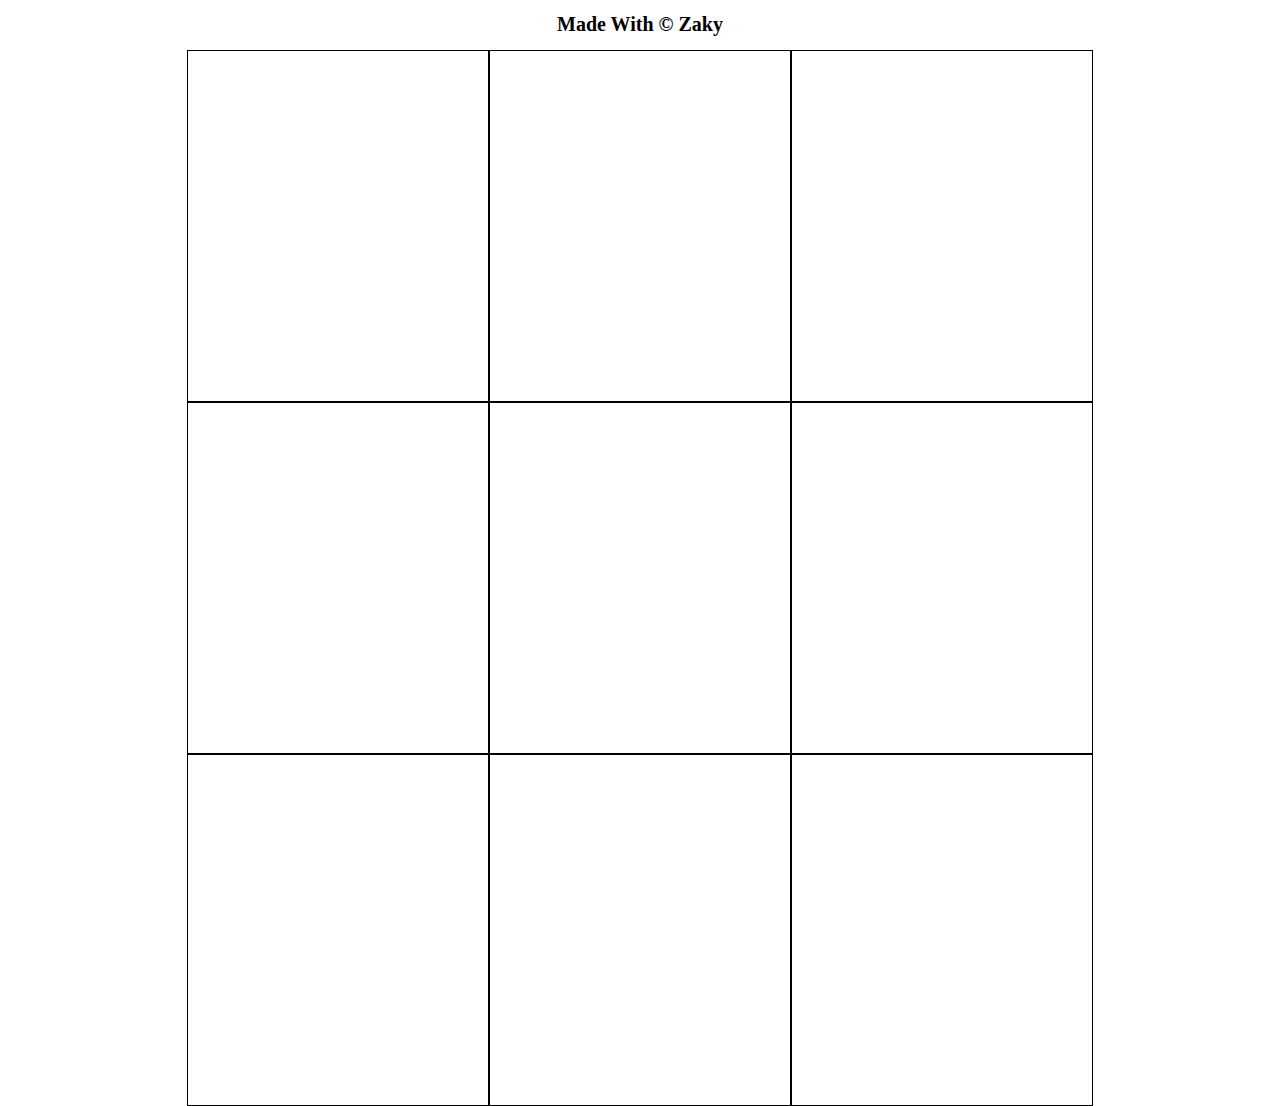
<file: sos/index.html>
<!DOCTYPE html>
<html lang="en">

<head>
    <meta charset="UTF-8">
    <meta http-equiv="X-UA-Compatible" content="IE=edge">
    <meta name="viewport" content="width=device-width, initial-scale=1.0">
    <title>SoS</title>
    <link rel='stylesheet' href='./style.css'>
</head>

<body>
  <h1 class="wm">made with © Zaky</h1>
    <div id='gameContainer'></div>
    <div id='gameOver'>
        <p>Game over, <span id='winner'></span></p>
    </div>
    <script src='./main.js'></script>
    
</body>

</html>
</file>
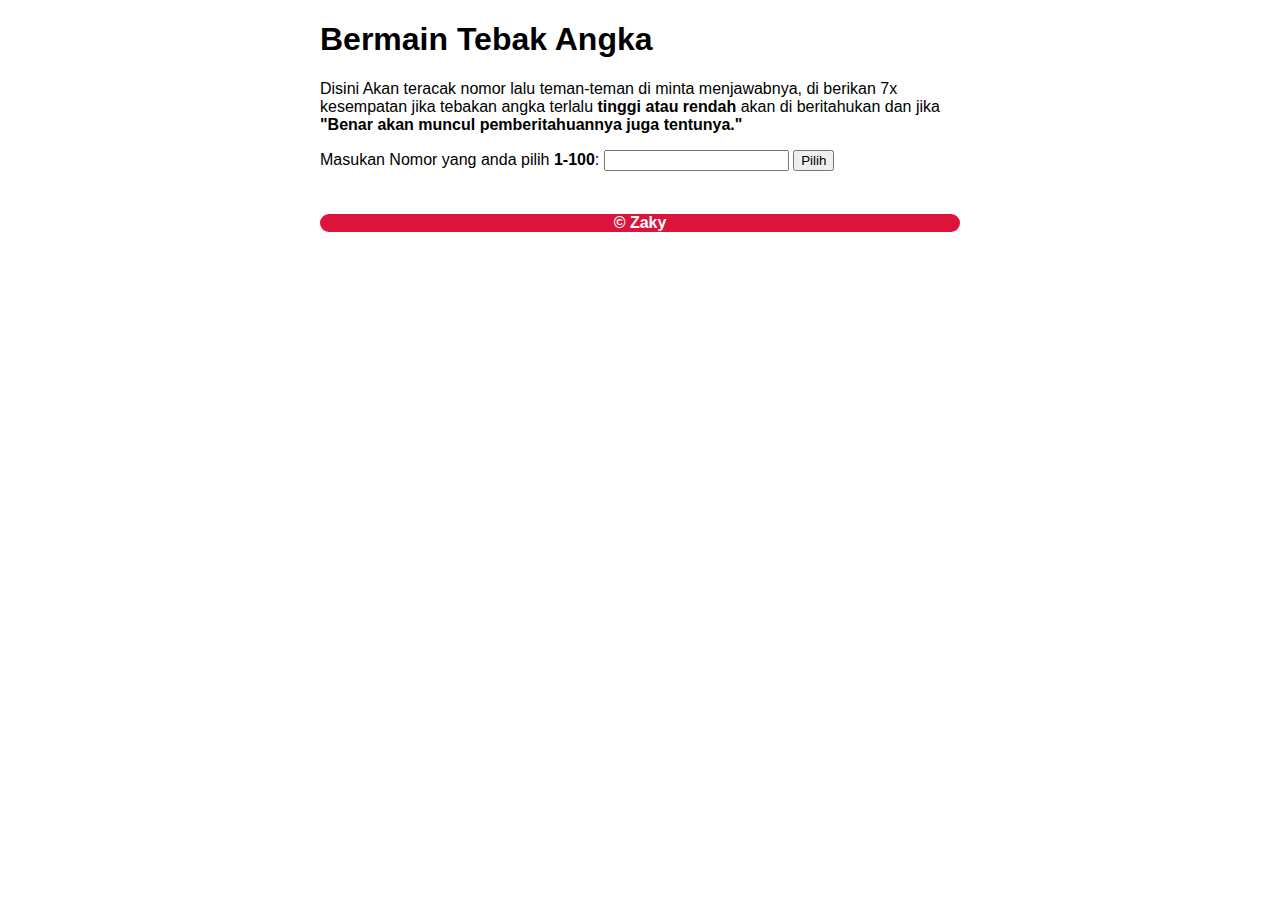
<file: tebakangka/index.html>
<!DOCTYPE html>
<html>

<head>
    <meta charset="UTF-8">
    <meta http-equiv="X-UA-Compatible" content="IE=edge">
    <meta name="viewport" content="width=device-width, initial-scale=1.0">
    <title>Tebak Angka</title>
    <link rel='stylesheet' href='./style.css'>
</head>

<body>
    <h1>Bermain Tebak Angka</h1>
    <p>Disini Akan teracak nomor lalu teman-teman di minta menjawabnya, di berikan 7x kesempatan jika tebakan angka terlalu <strong>tinggi atau rendah</strong> akan di beritahukan dan jika <strong>"Benar akan muncul pemberitahuannya juga tentunya."</strong></p>
    <div class="form"> <label for="guessField">Masukan Nomor yang anda pilih <strong>1-100</strong>: </label><input type="text" id="guessField" class="guessField"> <input type="submit" value="Pilih" class="guessSubmit"> </div>
    <div class="resultParas">
        <p class="guesses"></p>
        <p class="lastResult"></p>
        <p class="lowOrHi"></p>
    </div>
    <script src='./main.js'></script>
    <h4 class="Wm">© Zaky</h4>
</body>
</html>
</file>
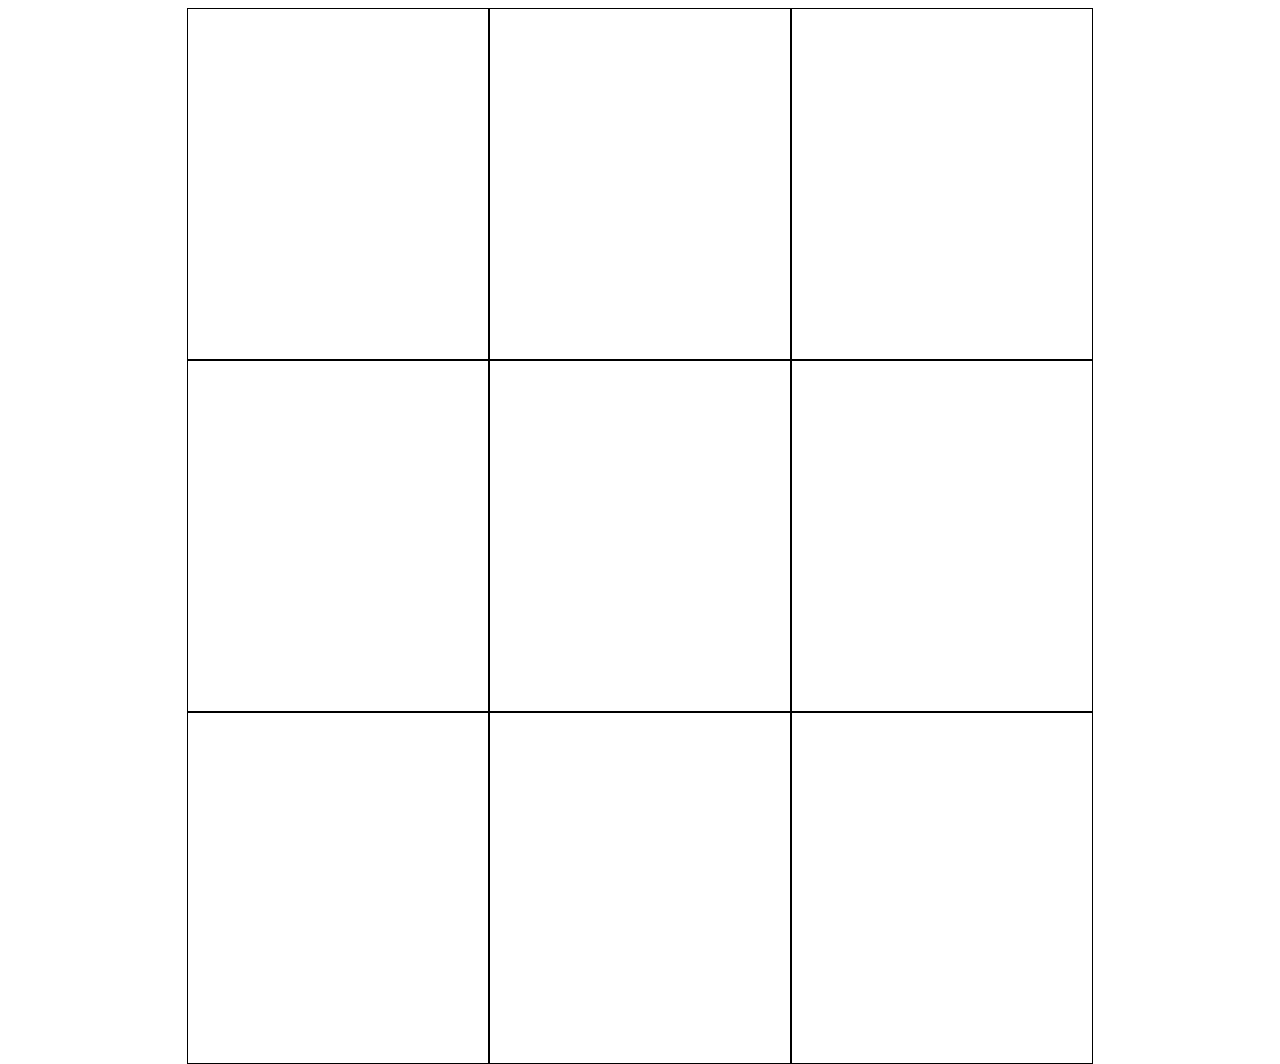
<file: ttt/index.html>
<!DOCTYPE html>
<html lang="en">

<head>
    <meta charset="UTF-8">
    <meta http-equiv="X-UA-Compatible" content="IE=edge">
    <meta name="viewport" content="width=device-width, initial-scale=1.0">
    <title>XoXo</title>
    <link rel='stylesheet' href='./style.css'>
</head>

<body>
    <div id='gameContainer'></div>
    <div id='gameOver'>
        <p>Game over, <span id='winner'></span></p>
    </div>
    <script src='./main.js'></script>
    
</body>

</html>
</file>
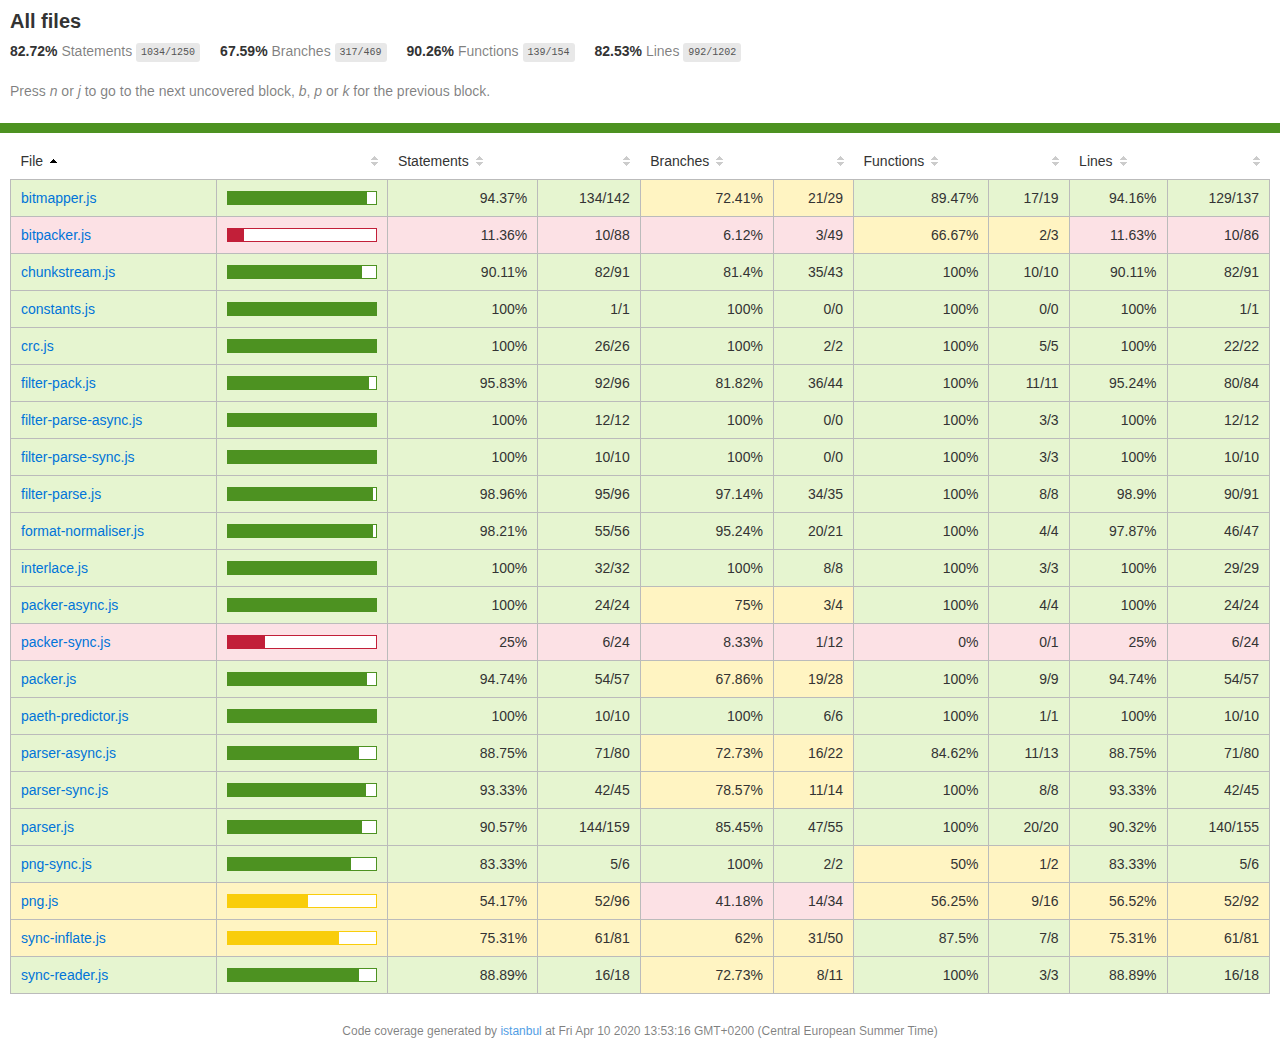
<file: scan/node_modules/pngjs/coverage/lcov-report/index.html>
<!doctype html>
<html lang="en">

<head>
    <title>Code coverage report for All files</title>
    <meta charset="utf-8" />
    <link rel="stylesheet" href="prettify.css" />
    <link rel="stylesheet" href="base.css" />
    <link rel="shortcut icon" type="image/x-icon" href="favicon.png" />
    <meta name="viewport" content="width=device-width, initial-scale=1" />
    <style type='text/css'>
        .coverage-summary .sorter {
            background-image: url(sort-arrow-sprite.png);
        }
    </style>
</head>
    
<body>
<div class='wrapper'>
    <div class='pad1'>
        <h1>All files</h1>
        <div class='clearfix'>
            
            <div class='fl pad1y space-right2'>
                <span class="strong">82.72% </span>
                <span class="quiet">Statements</span>
                <span class='fraction'>1034/1250</span>
            </div>
        
            
            <div class='fl pad1y space-right2'>
                <span class="strong">67.59% </span>
                <span class="quiet">Branches</span>
                <span class='fraction'>317/469</span>
            </div>
        
            
            <div class='fl pad1y space-right2'>
                <span class="strong">90.26% </span>
                <span class="quiet">Functions</span>
                <span class='fraction'>139/154</span>
            </div>
        
            
            <div class='fl pad1y space-right2'>
                <span class="strong">82.53% </span>
                <span class="quiet">Lines</span>
                <span class='fraction'>992/1202</span>
            </div>
        
            
        </div>
        <p class="quiet">
            Press <em>n</em> or <em>j</em> to go to the next uncovered block, <em>b</em>, <em>p</em> or <em>k</em> for the previous block.
        </p>
    </div>
    <div class='status-line high'></div>
    <div class="pad1">
<table class="coverage-summary">
<thead>
<tr>
   <th data-col="file" data-fmt="html" data-html="true" class="file">File</th>
   <th data-col="pic" data-type="number" data-fmt="html" data-html="true" class="pic"></th>
   <th data-col="statements" data-type="number" data-fmt="pct" class="pct">Statements</th>
   <th data-col="statements_raw" data-type="number" data-fmt="html" class="abs"></th>
   <th data-col="branches" data-type="number" data-fmt="pct" class="pct">Branches</th>
   <th data-col="branches_raw" data-type="number" data-fmt="html" class="abs"></th>
   <th data-col="functions" data-type="number" data-fmt="pct" class="pct">Functions</th>
   <th data-col="functions_raw" data-type="number" data-fmt="html" class="abs"></th>
   <th data-col="lines" data-type="number" data-fmt="pct" class="pct">Lines</th>
   <th data-col="lines_raw" data-type="number" data-fmt="html" class="abs"></th>
</tr>
</thead>
<tbody><tr>
	<td class="file high" data-value="bitmapper.js"><a href="bitmapper.js.html">bitmapper.js</a></td>
	<td data-value="94.37" class="pic high">
	<div class="chart"><div class="cover-fill" style="width: 94%"></div><div class="cover-empty" style="width: 6%"></div></div>
	</td>
	<td data-value="94.37" class="pct high">94.37%</td>
	<td data-value="142" class="abs high">134/142</td>
	<td data-value="72.41" class="pct medium">72.41%</td>
	<td data-value="29" class="abs medium">21/29</td>
	<td data-value="89.47" class="pct high">89.47%</td>
	<td data-value="19" class="abs high">17/19</td>
	<td data-value="94.16" class="pct high">94.16%</td>
	<td data-value="137" class="abs high">129/137</td>
	</tr>

<tr>
	<td class="file low" data-value="bitpacker.js"><a href="bitpacker.js.html">bitpacker.js</a></td>
	<td data-value="11.36" class="pic low">
	<div class="chart"><div class="cover-fill" style="width: 11%"></div><div class="cover-empty" style="width: 89%"></div></div>
	</td>
	<td data-value="11.36" class="pct low">11.36%</td>
	<td data-value="88" class="abs low">10/88</td>
	<td data-value="6.12" class="pct low">6.12%</td>
	<td data-value="49" class="abs low">3/49</td>
	<td data-value="66.67" class="pct medium">66.67%</td>
	<td data-value="3" class="abs medium">2/3</td>
	<td data-value="11.63" class="pct low">11.63%</td>
	<td data-value="86" class="abs low">10/86</td>
	</tr>

<tr>
	<td class="file high" data-value="chunkstream.js"><a href="chunkstream.js.html">chunkstream.js</a></td>
	<td data-value="90.11" class="pic high">
	<div class="chart"><div class="cover-fill" style="width: 90%"></div><div class="cover-empty" style="width: 10%"></div></div>
	</td>
	<td data-value="90.11" class="pct high">90.11%</td>
	<td data-value="91" class="abs high">82/91</td>
	<td data-value="81.4" class="pct high">81.4%</td>
	<td data-value="43" class="abs high">35/43</td>
	<td data-value="100" class="pct high">100%</td>
	<td data-value="10" class="abs high">10/10</td>
	<td data-value="90.11" class="pct high">90.11%</td>
	<td data-value="91" class="abs high">82/91</td>
	</tr>

<tr>
	<td class="file high" data-value="constants.js"><a href="constants.js.html">constants.js</a></td>
	<td data-value="100" class="pic high">
	<div class="chart"><div class="cover-fill cover-full" style="width: 100%"></div><div class="cover-empty" style="width: 0%"></div></div>
	</td>
	<td data-value="100" class="pct high">100%</td>
	<td data-value="1" class="abs high">1/1</td>
	<td data-value="100" class="pct high">100%</td>
	<td data-value="0" class="abs high">0/0</td>
	<td data-value="100" class="pct high">100%</td>
	<td data-value="0" class="abs high">0/0</td>
	<td data-value="100" class="pct high">100%</td>
	<td data-value="1" class="abs high">1/1</td>
	</tr>

<tr>
	<td class="file high" data-value="crc.js"><a href="crc.js.html">crc.js</a></td>
	<td data-value="100" class="pic high">
	<div class="chart"><div class="cover-fill cover-full" style="width: 100%"></div><div class="cover-empty" style="width: 0%"></div></div>
	</td>
	<td data-value="100" class="pct high">100%</td>
	<td data-value="26" class="abs high">26/26</td>
	<td data-value="100" class="pct high">100%</td>
	<td data-value="2" class="abs high">2/2</td>
	<td data-value="100" class="pct high">100%</td>
	<td data-value="5" class="abs high">5/5</td>
	<td data-value="100" class="pct high">100%</td>
	<td data-value="22" class="abs high">22/22</td>
	</tr>

<tr>
	<td class="file high" data-value="filter-pack.js"><a href="filter-pack.js.html">filter-pack.js</a></td>
	<td data-value="95.83" class="pic high">
	<div class="chart"><div class="cover-fill" style="width: 95%"></div><div class="cover-empty" style="width: 5%"></div></div>
	</td>
	<td data-value="95.83" class="pct high">95.83%</td>
	<td data-value="96" class="abs high">92/96</td>
	<td data-value="81.82" class="pct high">81.82%</td>
	<td data-value="44" class="abs high">36/44</td>
	<td data-value="100" class="pct high">100%</td>
	<td data-value="11" class="abs high">11/11</td>
	<td data-value="95.24" class="pct high">95.24%</td>
	<td data-value="84" class="abs high">80/84</td>
	</tr>

<tr>
	<td class="file high" data-value="filter-parse-async.js"><a href="filter-parse-async.js.html">filter-parse-async.js</a></td>
	<td data-value="100" class="pic high">
	<div class="chart"><div class="cover-fill cover-full" style="width: 100%"></div><div class="cover-empty" style="width: 0%"></div></div>
	</td>
	<td data-value="100" class="pct high">100%</td>
	<td data-value="12" class="abs high">12/12</td>
	<td data-value="100" class="pct high">100%</td>
	<td data-value="0" class="abs high">0/0</td>
	<td data-value="100" class="pct high">100%</td>
	<td data-value="3" class="abs high">3/3</td>
	<td data-value="100" class="pct high">100%</td>
	<td data-value="12" class="abs high">12/12</td>
	</tr>

<tr>
	<td class="file high" data-value="filter-parse-sync.js"><a href="filter-parse-sync.js.html">filter-parse-sync.js</a></td>
	<td data-value="100" class="pic high">
	<div class="chart"><div class="cover-fill cover-full" style="width: 100%"></div><div class="cover-empty" style="width: 0%"></div></div>
	</td>
	<td data-value="100" class="pct high">100%</td>
	<td data-value="10" class="abs high">10/10</td>
	<td data-value="100" class="pct high">100%</td>
	<td data-value="0" class="abs high">0/0</td>
	<td data-value="100" class="pct high">100%</td>
	<td data-value="3" class="abs high">3/3</td>
	<td data-value="100" class="pct high">100%</td>
	<td data-value="10" class="abs high">10/10</td>
	</tr>

<tr>
	<td class="file high" data-value="filter-parse.js"><a href="filter-parse.js.html">filter-parse.js</a></td>
	<td data-value="98.96" class="pic high">
	<div class="chart"><div class="cover-fill" style="width: 98%"></div><div class="cover-empty" style="width: 2%"></div></div>
	</td>
	<td data-value="98.96" class="pct high">98.96%</td>
	<td data-value="96" class="abs high">95/96</td>
	<td data-value="97.14" class="pct high">97.14%</td>
	<td data-value="35" class="abs high">34/35</td>
	<td data-value="100" class="pct high">100%</td>
	<td data-value="8" class="abs high">8/8</td>
	<td data-value="98.9" class="pct high">98.9%</td>
	<td data-value="91" class="abs high">90/91</td>
	</tr>

<tr>
	<td class="file high" data-value="format-normaliser.js"><a href="format-normaliser.js.html">format-normaliser.js</a></td>
	<td data-value="98.21" class="pic high">
	<div class="chart"><div class="cover-fill" style="width: 98%"></div><div class="cover-empty" style="width: 2%"></div></div>
	</td>
	<td data-value="98.21" class="pct high">98.21%</td>
	<td data-value="56" class="abs high">55/56</td>
	<td data-value="95.24" class="pct high">95.24%</td>
	<td data-value="21" class="abs high">20/21</td>
	<td data-value="100" class="pct high">100%</td>
	<td data-value="4" class="abs high">4/4</td>
	<td data-value="97.87" class="pct high">97.87%</td>
	<td data-value="47" class="abs high">46/47</td>
	</tr>

<tr>
	<td class="file high" data-value="interlace.js"><a href="interlace.js.html">interlace.js</a></td>
	<td data-value="100" class="pic high">
	<div class="chart"><div class="cover-fill cover-full" style="width: 100%"></div><div class="cover-empty" style="width: 0%"></div></div>
	</td>
	<td data-value="100" class="pct high">100%</td>
	<td data-value="32" class="abs high">32/32</td>
	<td data-value="100" class="pct high">100%</td>
	<td data-value="8" class="abs high">8/8</td>
	<td data-value="100" class="pct high">100%</td>
	<td data-value="3" class="abs high">3/3</td>
	<td data-value="100" class="pct high">100%</td>
	<td data-value="29" class="abs high">29/29</td>
	</tr>

<tr>
	<td class="file high" data-value="packer-async.js"><a href="packer-async.js.html">packer-async.js</a></td>
	<td data-value="100" class="pic high">
	<div class="chart"><div class="cover-fill cover-full" style="width: 100%"></div><div class="cover-empty" style="width: 0%"></div></div>
	</td>
	<td data-value="100" class="pct high">100%</td>
	<td data-value="24" class="abs high">24/24</td>
	<td data-value="75" class="pct medium">75%</td>
	<td data-value="4" class="abs medium">3/4</td>
	<td data-value="100" class="pct high">100%</td>
	<td data-value="4" class="abs high">4/4</td>
	<td data-value="100" class="pct high">100%</td>
	<td data-value="24" class="abs high">24/24</td>
	</tr>

<tr>
	<td class="file low" data-value="packer-sync.js"><a href="packer-sync.js.html">packer-sync.js</a></td>
	<td data-value="25" class="pic low">
	<div class="chart"><div class="cover-fill" style="width: 25%"></div><div class="cover-empty" style="width: 75%"></div></div>
	</td>
	<td data-value="25" class="pct low">25%</td>
	<td data-value="24" class="abs low">6/24</td>
	<td data-value="8.33" class="pct low">8.33%</td>
	<td data-value="12" class="abs low">1/12</td>
	<td data-value="0" class="pct low">0%</td>
	<td data-value="1" class="abs low">0/1</td>
	<td data-value="25" class="pct low">25%</td>
	<td data-value="24" class="abs low">6/24</td>
	</tr>

<tr>
	<td class="file high" data-value="packer.js"><a href="packer.js.html">packer.js</a></td>
	<td data-value="94.74" class="pic high">
	<div class="chart"><div class="cover-fill" style="width: 94%"></div><div class="cover-empty" style="width: 6%"></div></div>
	</td>
	<td data-value="94.74" class="pct high">94.74%</td>
	<td data-value="57" class="abs high">54/57</td>
	<td data-value="67.86" class="pct medium">67.86%</td>
	<td data-value="28" class="abs medium">19/28</td>
	<td data-value="100" class="pct high">100%</td>
	<td data-value="9" class="abs high">9/9</td>
	<td data-value="94.74" class="pct high">94.74%</td>
	<td data-value="57" class="abs high">54/57</td>
	</tr>

<tr>
	<td class="file high" data-value="paeth-predictor.js"><a href="paeth-predictor.js.html">paeth-predictor.js</a></td>
	<td data-value="100" class="pic high">
	<div class="chart"><div class="cover-fill cover-full" style="width: 100%"></div><div class="cover-empty" style="width: 0%"></div></div>
	</td>
	<td data-value="100" class="pct high">100%</td>
	<td data-value="10" class="abs high">10/10</td>
	<td data-value="100" class="pct high">100%</td>
	<td data-value="6" class="abs high">6/6</td>
	<td data-value="100" class="pct high">100%</td>
	<td data-value="1" class="abs high">1/1</td>
	<td data-value="100" class="pct high">100%</td>
	<td data-value="10" class="abs high">10/10</td>
	</tr>

<tr>
	<td class="file high" data-value="parser-async.js"><a href="parser-async.js.html">parser-async.js</a></td>
	<td data-value="88.75" class="pic high">
	<div class="chart"><div class="cover-fill" style="width: 88%"></div><div class="cover-empty" style="width: 12%"></div></div>
	</td>
	<td data-value="88.75" class="pct high">88.75%</td>
	<td data-value="80" class="abs high">71/80</td>
	<td data-value="72.73" class="pct medium">72.73%</td>
	<td data-value="22" class="abs medium">16/22</td>
	<td data-value="84.62" class="pct high">84.62%</td>
	<td data-value="13" class="abs high">11/13</td>
	<td data-value="88.75" class="pct high">88.75%</td>
	<td data-value="80" class="abs high">71/80</td>
	</tr>

<tr>
	<td class="file high" data-value="parser-sync.js"><a href="parser-sync.js.html">parser-sync.js</a></td>
	<td data-value="93.33" class="pic high">
	<div class="chart"><div class="cover-fill" style="width: 93%"></div><div class="cover-empty" style="width: 7%"></div></div>
	</td>
	<td data-value="93.33" class="pct high">93.33%</td>
	<td data-value="45" class="abs high">42/45</td>
	<td data-value="78.57" class="pct medium">78.57%</td>
	<td data-value="14" class="abs medium">11/14</td>
	<td data-value="100" class="pct high">100%</td>
	<td data-value="8" class="abs high">8/8</td>
	<td data-value="93.33" class="pct high">93.33%</td>
	<td data-value="45" class="abs high">42/45</td>
	</tr>

<tr>
	<td class="file high" data-value="parser.js"><a href="parser.js.html">parser.js</a></td>
	<td data-value="90.57" class="pic high">
	<div class="chart"><div class="cover-fill" style="width: 90%"></div><div class="cover-empty" style="width: 10%"></div></div>
	</td>
	<td data-value="90.57" class="pct high">90.57%</td>
	<td data-value="159" class="abs high">144/159</td>
	<td data-value="85.45" class="pct high">85.45%</td>
	<td data-value="55" class="abs high">47/55</td>
	<td data-value="100" class="pct high">100%</td>
	<td data-value="20" class="abs high">20/20</td>
	<td data-value="90.32" class="pct high">90.32%</td>
	<td data-value="155" class="abs high">140/155</td>
	</tr>

<tr>
	<td class="file high" data-value="png-sync.js"><a href="png-sync.js.html">png-sync.js</a></td>
	<td data-value="83.33" class="pic high">
	<div class="chart"><div class="cover-fill" style="width: 83%"></div><div class="cover-empty" style="width: 17%"></div></div>
	</td>
	<td data-value="83.33" class="pct high">83.33%</td>
	<td data-value="6" class="abs high">5/6</td>
	<td data-value="100" class="pct high">100%</td>
	<td data-value="2" class="abs high">2/2</td>
	<td data-value="50" class="pct medium">50%</td>
	<td data-value="2" class="abs medium">1/2</td>
	<td data-value="83.33" class="pct high">83.33%</td>
	<td data-value="6" class="abs high">5/6</td>
	</tr>

<tr>
	<td class="file medium" data-value="png.js"><a href="png.js.html">png.js</a></td>
	<td data-value="54.17" class="pic medium">
	<div class="chart"><div class="cover-fill" style="width: 54%"></div><div class="cover-empty" style="width: 46%"></div></div>
	</td>
	<td data-value="54.17" class="pct medium">54.17%</td>
	<td data-value="96" class="abs medium">52/96</td>
	<td data-value="41.18" class="pct low">41.18%</td>
	<td data-value="34" class="abs low">14/34</td>
	<td data-value="56.25" class="pct medium">56.25%</td>
	<td data-value="16" class="abs medium">9/16</td>
	<td data-value="56.52" class="pct medium">56.52%</td>
	<td data-value="92" class="abs medium">52/92</td>
	</tr>

<tr>
	<td class="file medium" data-value="sync-inflate.js"><a href="sync-inflate.js.html">sync-inflate.js</a></td>
	<td data-value="75.31" class="pic medium">
	<div class="chart"><div class="cover-fill" style="width: 75%"></div><div class="cover-empty" style="width: 25%"></div></div>
	</td>
	<td data-value="75.31" class="pct medium">75.31%</td>
	<td data-value="81" class="abs medium">61/81</td>
	<td data-value="62" class="pct medium">62%</td>
	<td data-value="50" class="abs medium">31/50</td>
	<td data-value="87.5" class="pct high">87.5%</td>
	<td data-value="8" class="abs high">7/8</td>
	<td data-value="75.31" class="pct medium">75.31%</td>
	<td data-value="81" class="abs medium">61/81</td>
	</tr>

<tr>
	<td class="file high" data-value="sync-reader.js"><a href="sync-reader.js.html">sync-reader.js</a></td>
	<td data-value="88.89" class="pic high">
	<div class="chart"><div class="cover-fill" style="width: 88%"></div><div class="cover-empty" style="width: 12%"></div></div>
	</td>
	<td data-value="88.89" class="pct high">88.89%</td>
	<td data-value="18" class="abs high">16/18</td>
	<td data-value="72.73" class="pct medium">72.73%</td>
	<td data-value="11" class="abs medium">8/11</td>
	<td data-value="100" class="pct high">100%</td>
	<td data-value="3" class="abs high">3/3</td>
	<td data-value="88.89" class="pct high">88.89%</td>
	<td data-value="18" class="abs high">16/18</td>
	</tr>

</tbody>
</table>
</div>
                <div class='push'></div><!-- for sticky footer -->
            </div><!-- /wrapper -->
            <div class='footer quiet pad2 space-top1 center small'>
                Code coverage generated by
                <a href="https://istanbul.js.org/" target="_blank">istanbul</a>
                at Fri Apr 10 2020 13:53:16 GMT+0200 (Central European Summer Time)
            </div>
        </div>
        <script src="prettify.js"></script>
        <script>
            window.onload = function () {
                prettyPrint();
            };
        </script>
        <script src="sorter.js"></script>
        <script src="block-navigation.js"></script>
    </body>
</html>
</file>
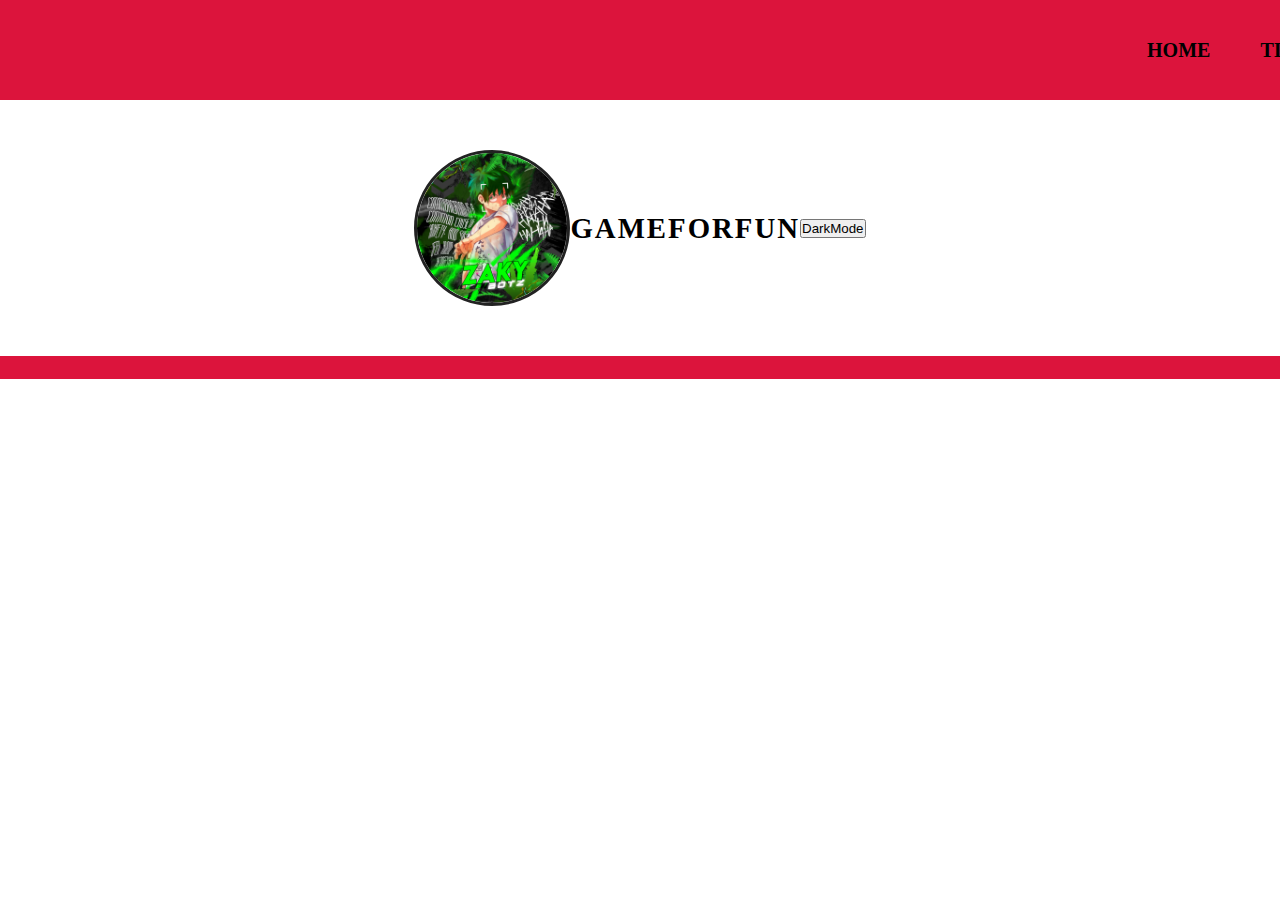
<file: game.html>
<html>
  <head>
    <title>GAME-WEB</title>
    <link rel="stylesheet" href="styleg.css" />
  </head>
  <body>
    <div class="container">
<!-- NAVIGATION BAR --!>
   <div class="container-navbar">
     <ul class="ul-navbar">
     <li class="li-navbar"><a href="HOME.html" class="a-navbar">HOME</a></li>
       <li class="li-navbar"><a href="./ttt/index.html" class="a-navbar">TIKTACTOE</a></li>
       <li class="li-navbar"><a href="./sos/index.html" class="a-navbar">SoS</a></li>
       <li class="li-navbar"><a href="./tebakangka/index.html" class="a-navbar">TebakAngka</a></li>
       <li class="li-navbar"><a href="rules.html" class="a-navbar">PERATURAN/RULES</a></li>
       <li class="li-navbar"><a href="contact.html" class="a-navbar">CONTACT ME</a></li>
     </ul>
   </div>
<!-- NAVIGATION BAR END --!>    

<!-- CONTENT 1 --!>
    <div class="profile">
          <img src="ok.jpg" alt="error image" class="animate__animated
          animate__pulse animate__infinite" />
      <p class="animate__animated animate__fadeInDownBig">GAMEFORFUN</p>
<button onclick="myFunction()">DarkMode</button>
<script src="main.js"></script>
</div>
<!-- CONTENT 1 END --!>

<!-- FOOTER --!>
     <div class="footer animate__animated animate__bounceInUp
        animate__delay-3s">
        <i>made with © Zaky</i>
      </div>
<!-- FOOTER END --!>
  </div>
  </body>
</html>
</file>
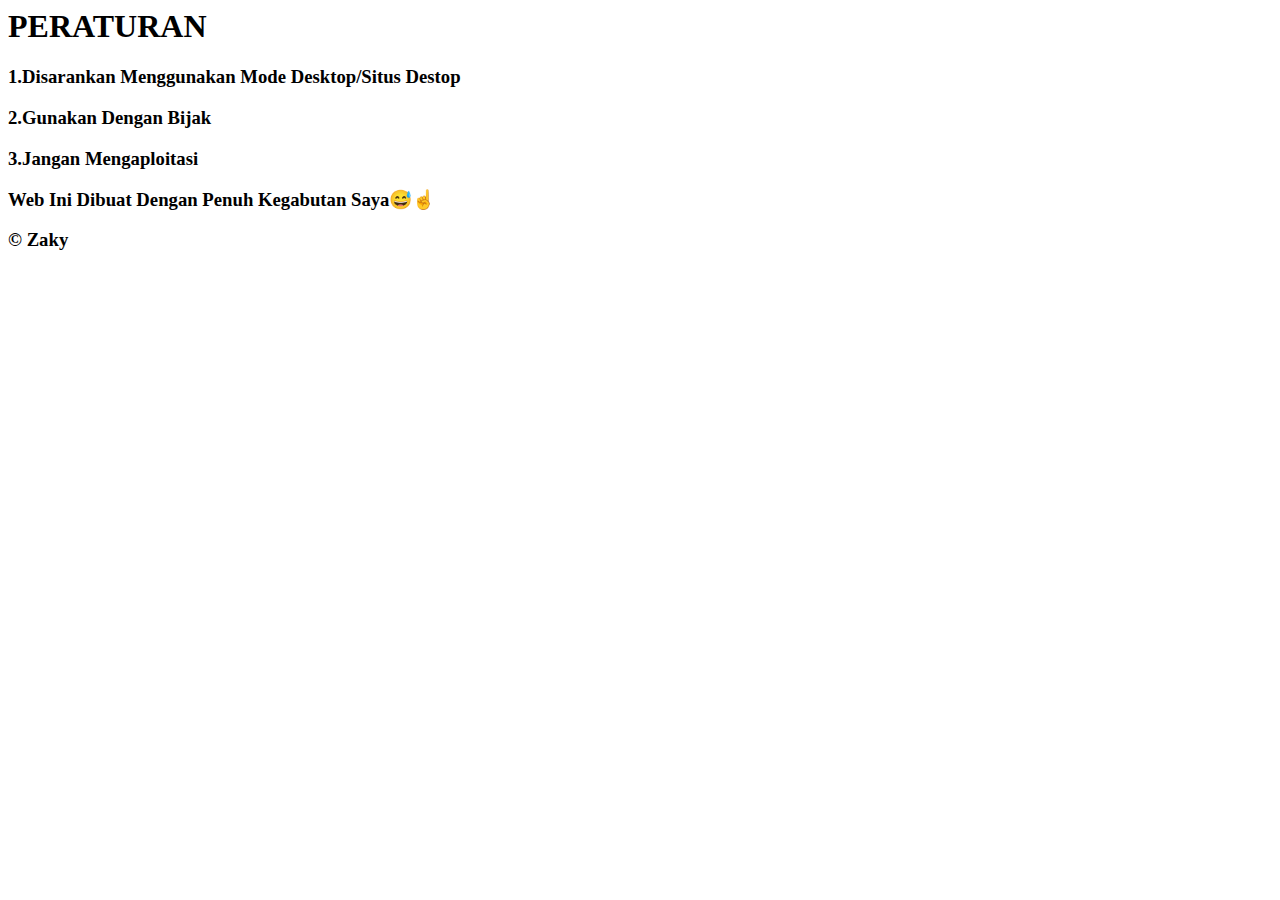
<file: rules.html>
<html>
  <head>
    <body>
      <title>Rules</title>
      <h1>PERATURAN</h1>
      <h3>1.Disarankan Menggunakan Mode Desktop/Situs Destop</h3>
      <h3>2.Gunakan Dengan Bijak</h3>
      <h3>3.Jangan Mengaploitasi</h3>
      <h3>Web Ini Dibuat Dengan Penuh Kegabutan Saya😅☝️</h3>
      <h3>© Zaky</h3>
    </body>
  </head>
</html>
</file>
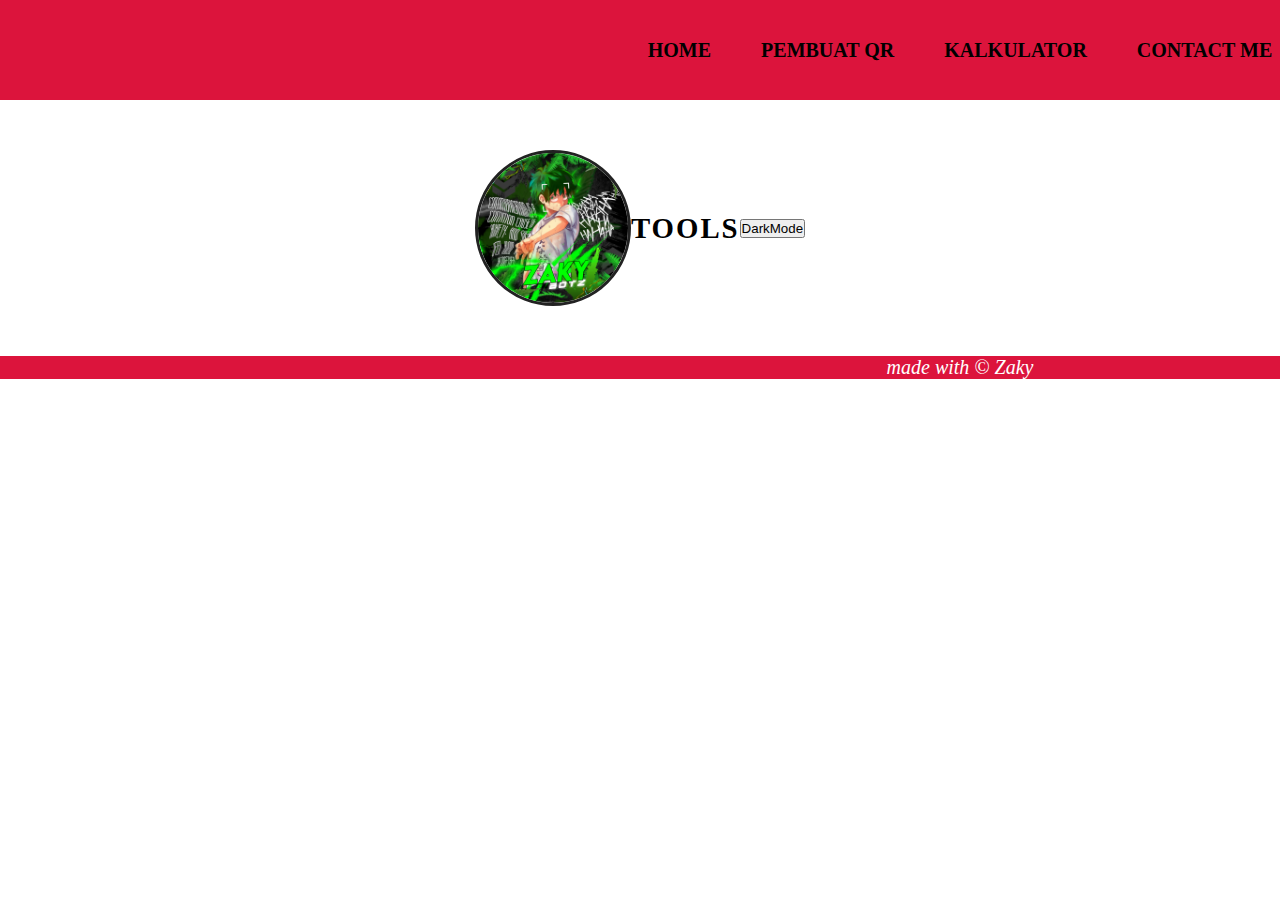
<file: tools.html>
<html>
  <head>
    <title>TOOLS-WEB</title>
    <link rel="stylesheet" href="style.css" />
  </head>
  <body>
    <div class="container">
<!-- NAVIGATION BAR --!>
   <div class="container-navbar">
     <ul class="ul-navbar">
     <li class="li-navbar"><a href="HOME.html" class="a-navbar">HOME</a></li>
     <li class="li-navbar"><a href="./scan/index.html" class="a-navbar">PEMBUAT QR</a></li>
     <li class="li-navbar"><a href="./kalkulator/index.html" class="a-navbar">KALKULATOR</a></li>
     <li class="li-navbar"><a href="contact.html" class="a-navbar">CONTACT ME</a></li>
     </ul>
   </div>
<!-- NAVIGATION BAR END --!>    

<!-- CONTENT 1 --!>
    <div class="profile">
          <img src="ok.jpg" alt="error image" class="animate__animated
          animate__pulse animate__infinite" />
      <p class="animate__animated animate__fadeInDownBig">TOOLS</p>
<button onclick="myFunction()">DarkMode</button>
<script src="main.js"></script>
      </div>
<!-- CONTENT 1 END --!>

<!-- FOOTER --!>
     <div class="footer animate__animated animate__bounceInUp
        animate__delay-3s">
        <i>made with © Zaky</i>
      </div>
<!-- FOOTER END --!>
  </div>
  </body>
</html>
</file>
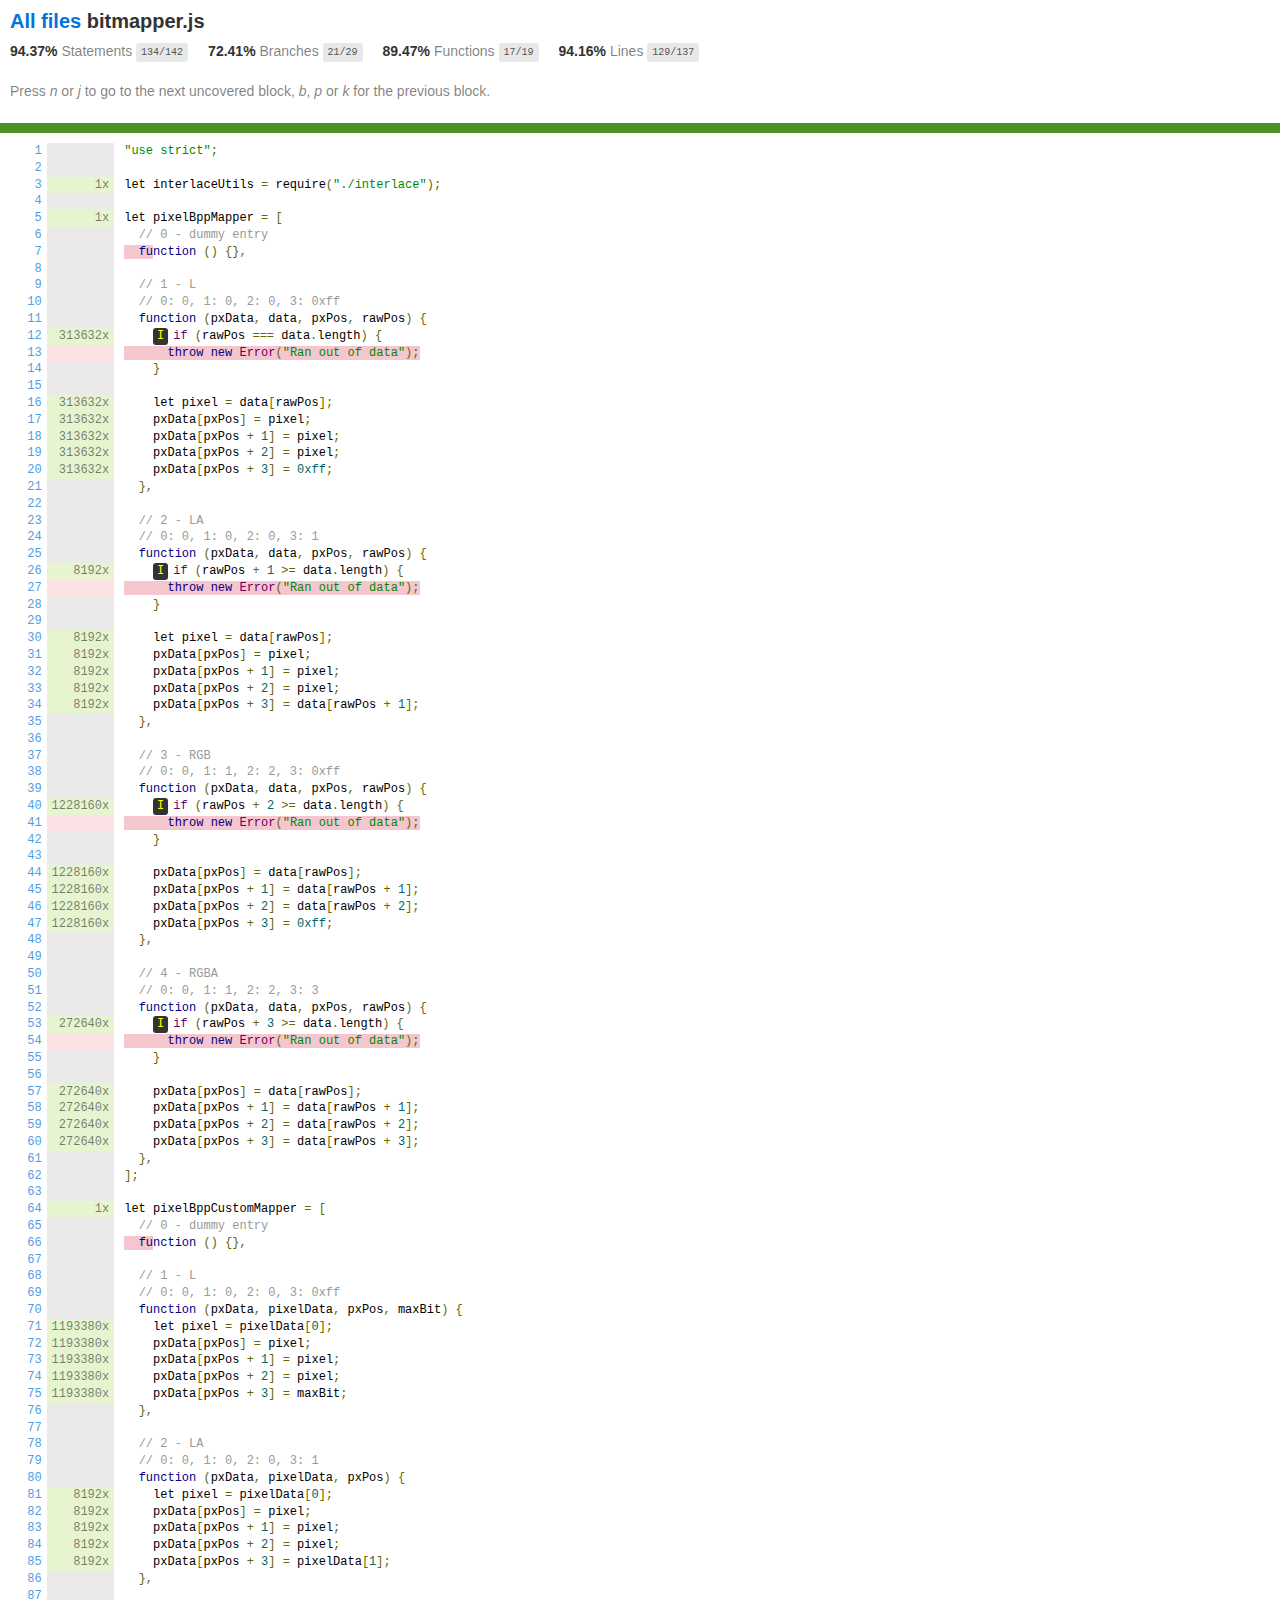
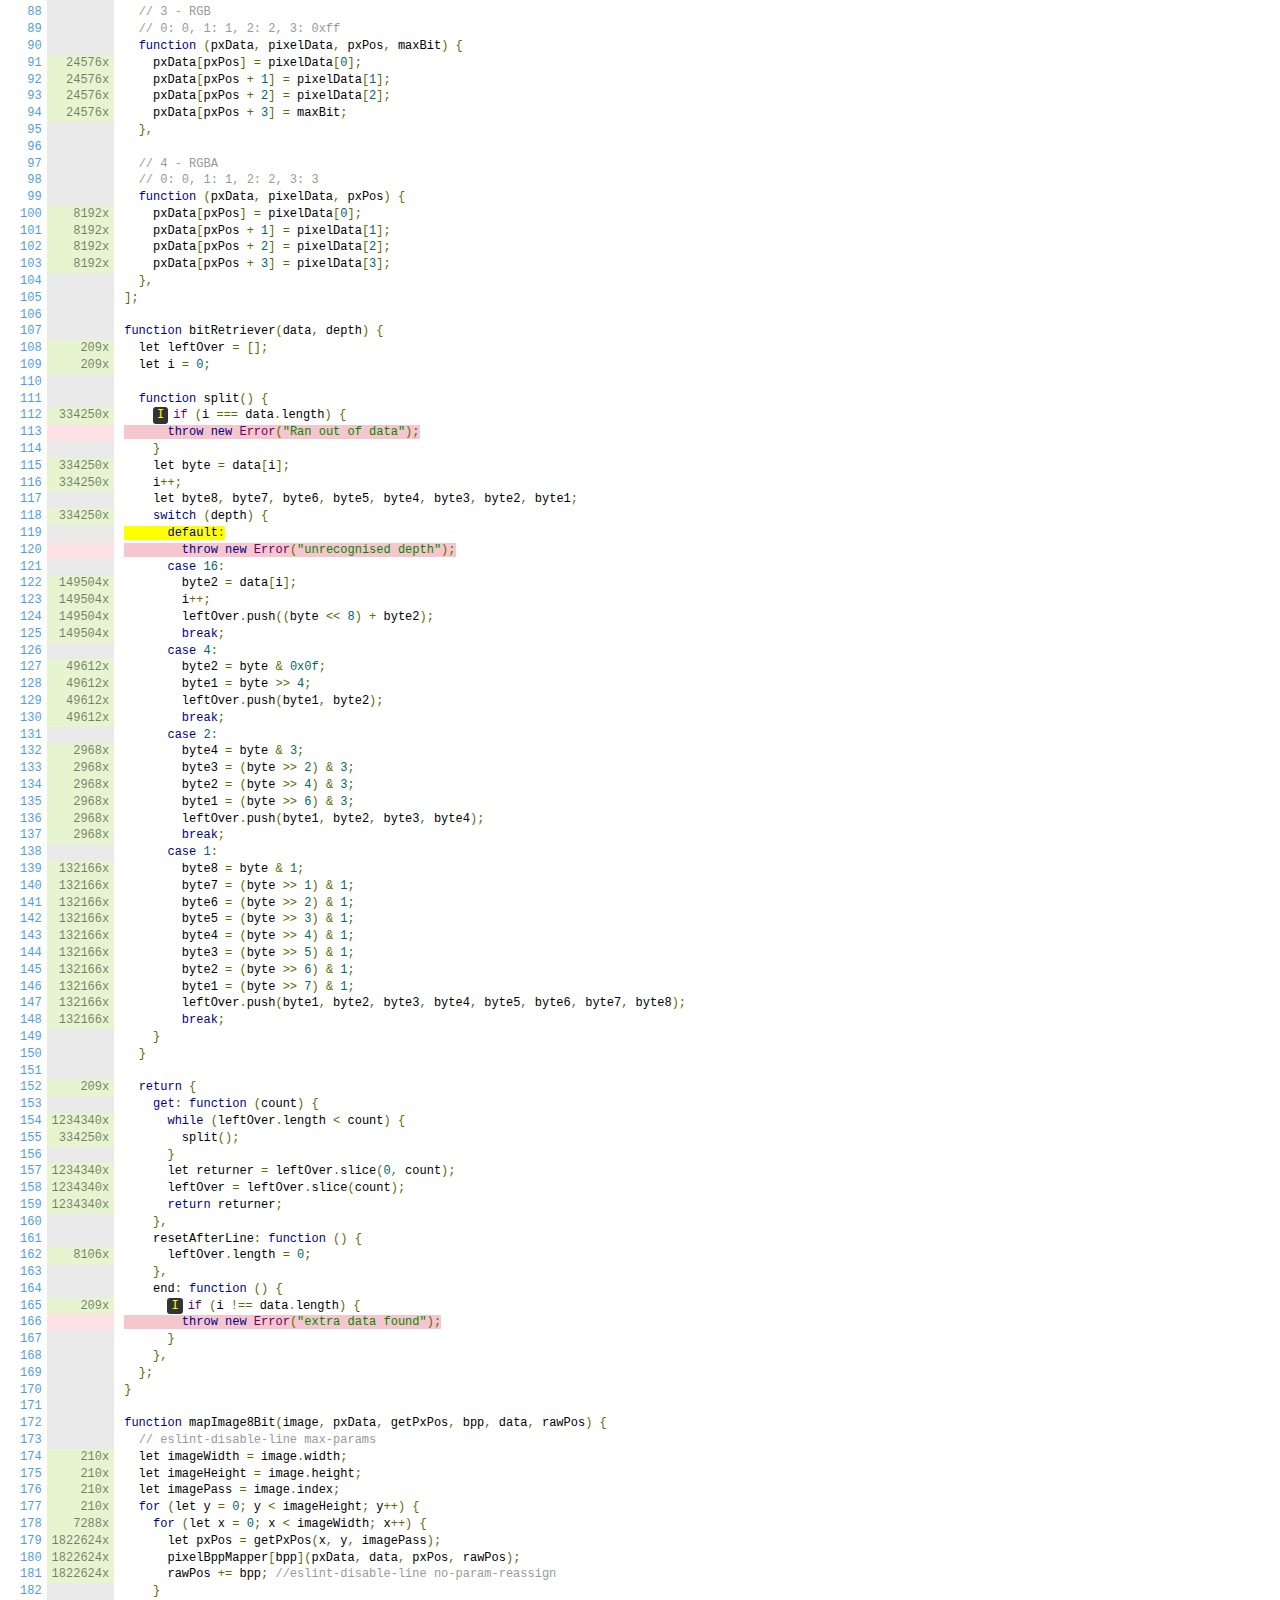
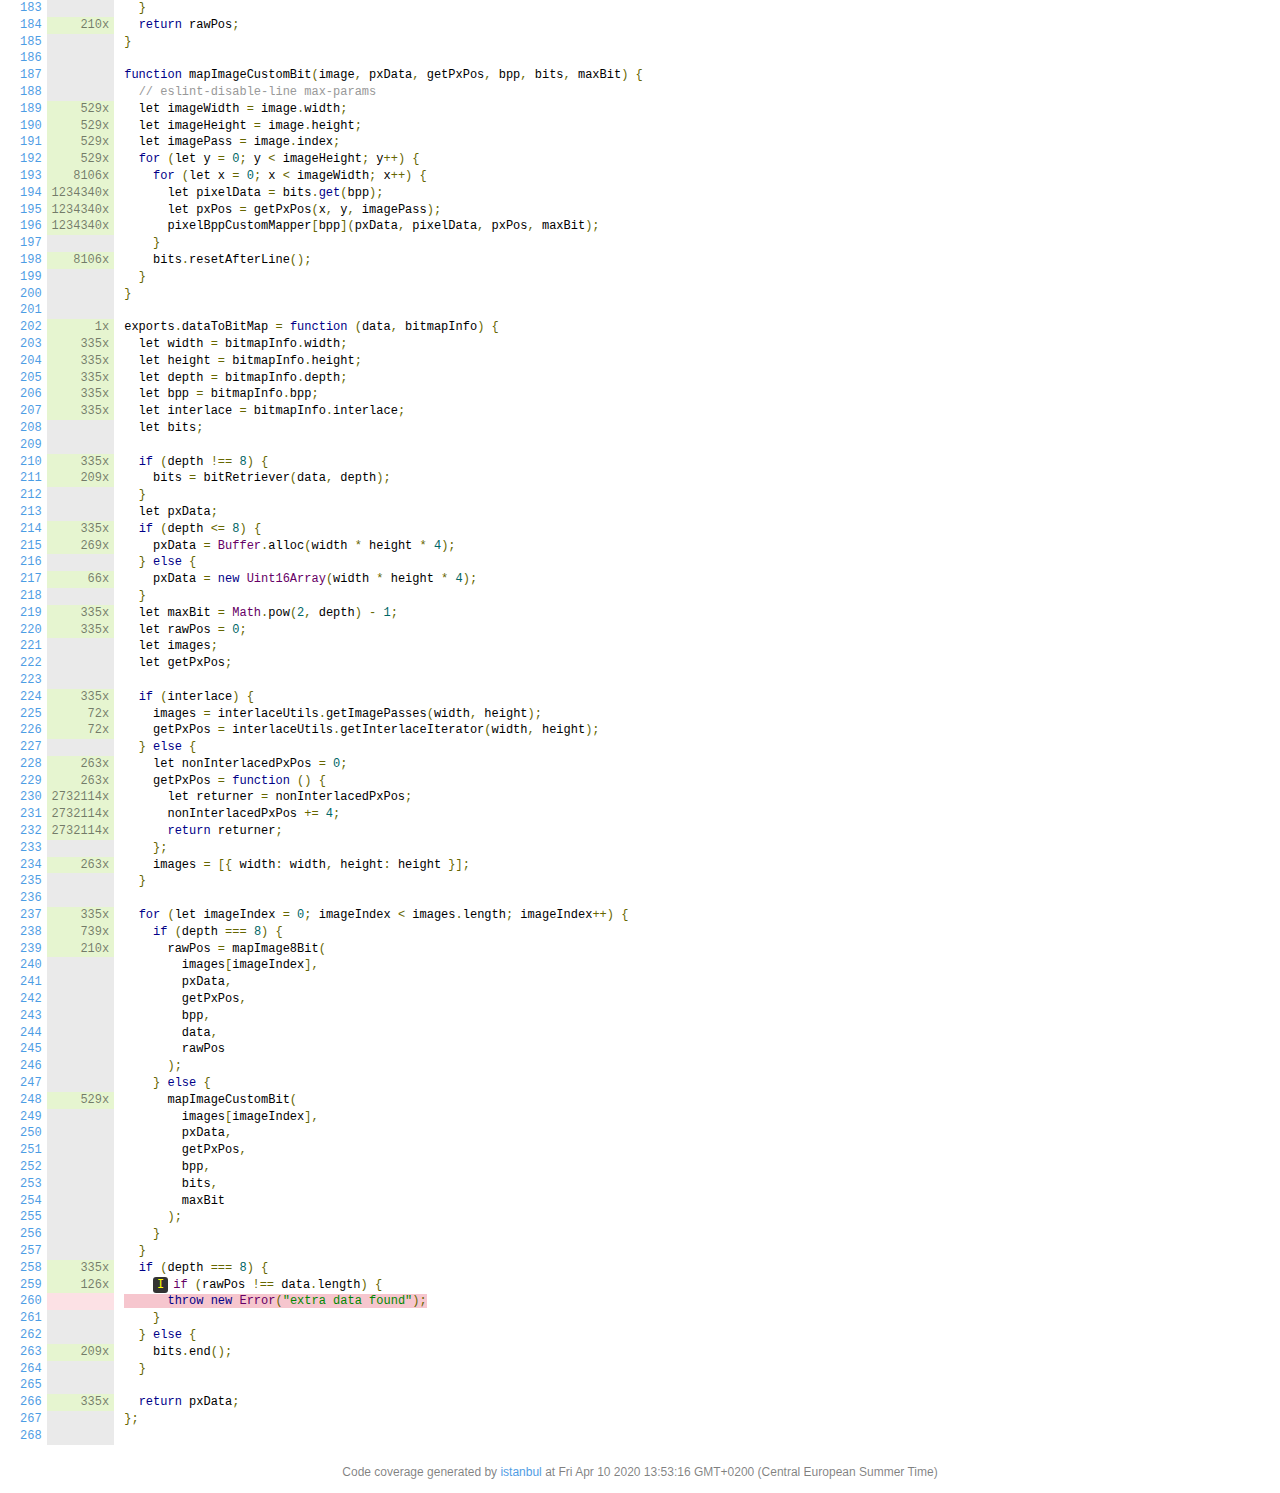
<file: scan/node_modules/pngjs/coverage/lcov-report/bitmapper.js.html>
<!doctype html>
<html lang="en">

<head>
    <title>Code coverage report for bitmapper.js</title>
    <meta charset="utf-8" />
    <link rel="stylesheet" href="prettify.css" />
    <link rel="stylesheet" href="base.css" />
    <link rel="shortcut icon" type="image/x-icon" href="favicon.png" />
    <meta name="viewport" content="width=device-width, initial-scale=1" />
    <style type='text/css'>
        .coverage-summary .sorter {
            background-image: url(sort-arrow-sprite.png);
        }
    </style>
</head>
    
<body>
<div class='wrapper'>
    <div class='pad1'>
        <h1><a href="index.html">All files</a> bitmapper.js</h1>
        <div class='clearfix'>
            
            <div class='fl pad1y space-right2'>
                <span class="strong">94.37% </span>
                <span class="quiet">Statements</span>
                <span class='fraction'>134/142</span>
            </div>
        
            
            <div class='fl pad1y space-right2'>
                <span class="strong">72.41% </span>
                <span class="quiet">Branches</span>
                <span class='fraction'>21/29</span>
            </div>
        
            
            <div class='fl pad1y space-right2'>
                <span class="strong">89.47% </span>
                <span class="quiet">Functions</span>
                <span class='fraction'>17/19</span>
            </div>
        
            
            <div class='fl pad1y space-right2'>
                <span class="strong">94.16% </span>
                <span class="quiet">Lines</span>
                <span class='fraction'>129/137</span>
            </div>
        
            
        </div>
        <p class="quiet">
            Press <em>n</em> or <em>j</em> to go to the next uncovered block, <em>b</em>, <em>p</em> or <em>k</em> for the previous block.
        </p>
    </div>
    <div class='status-line high'></div>
    <pre><table class="coverage">
<tr><td class="line-count quiet"><a name='L1'></a><a href='#L1'>1</a>
<a name='L2'></a><a href='#L2'>2</a>
<a name='L3'></a><a href='#L3'>3</a>
<a name='L4'></a><a href='#L4'>4</a>
<a name='L5'></a><a href='#L5'>5</a>
<a name='L6'></a><a href='#L6'>6</a>
<a name='L7'></a><a href='#L7'>7</a>
<a name='L8'></a><a href='#L8'>8</a>
<a name='L9'></a><a href='#L9'>9</a>
<a name='L10'></a><a href='#L10'>10</a>
<a name='L11'></a><a href='#L11'>11</a>
<a name='L12'></a><a href='#L12'>12</a>
<a name='L13'></a><a href='#L13'>13</a>
<a name='L14'></a><a href='#L14'>14</a>
<a name='L15'></a><a href='#L15'>15</a>
<a name='L16'></a><a href='#L16'>16</a>
<a name='L17'></a><a href='#L17'>17</a>
<a name='L18'></a><a href='#L18'>18</a>
<a name='L19'></a><a href='#L19'>19</a>
<a name='L20'></a><a href='#L20'>20</a>
<a name='L21'></a><a href='#L21'>21</a>
<a name='L22'></a><a href='#L22'>22</a>
<a name='L23'></a><a href='#L23'>23</a>
<a name='L24'></a><a href='#L24'>24</a>
<a name='L25'></a><a href='#L25'>25</a>
<a name='L26'></a><a href='#L26'>26</a>
<a name='L27'></a><a href='#L27'>27</a>
<a name='L28'></a><a href='#L28'>28</a>
<a name='L29'></a><a href='#L29'>29</a>
<a name='L30'></a><a href='#L30'>30</a>
<a name='L31'></a><a href='#L31'>31</a>
<a name='L32'></a><a href='#L32'>32</a>
<a name='L33'></a><a href='#L33'>33</a>
<a name='L34'></a><a href='#L34'>34</a>
<a name='L35'></a><a href='#L35'>35</a>
<a name='L36'></a><a href='#L36'>36</a>
<a name='L37'></a><a href='#L37'>37</a>
<a name='L38'></a><a href='#L38'>38</a>
<a name='L39'></a><a href='#L39'>39</a>
<a name='L40'></a><a href='#L40'>40</a>
<a name='L41'></a><a href='#L41'>41</a>
<a name='L42'></a><a href='#L42'>42</a>
<a name='L43'></a><a href='#L43'>43</a>
<a name='L44'></a><a href='#L44'>44</a>
<a name='L45'></a><a href='#L45'>45</a>
<a name='L46'></a><a href='#L46'>46</a>
<a name='L47'></a><a href='#L47'>47</a>
<a name='L48'></a><a href='#L48'>48</a>
<a name='L49'></a><a href='#L49'>49</a>
<a name='L50'></a><a href='#L50'>50</a>
<a name='L51'></a><a href='#L51'>51</a>
<a name='L52'></a><a href='#L52'>52</a>
<a name='L53'></a><a href='#L53'>53</a>
<a name='L54'></a><a href='#L54'>54</a>
<a name='L55'></a><a href='#L55'>55</a>
<a name='L56'></a><a href='#L56'>56</a>
<a name='L57'></a><a href='#L57'>57</a>
<a name='L58'></a><a href='#L58'>58</a>
<a name='L59'></a><a href='#L59'>59</a>
<a name='L60'></a><a href='#L60'>60</a>
<a name='L61'></a><a href='#L61'>61</a>
<a name='L62'></a><a href='#L62'>62</a>
<a name='L63'></a><a href='#L63'>63</a>
<a name='L64'></a><a href='#L64'>64</a>
<a name='L65'></a><a href='#L65'>65</a>
<a name='L66'></a><a href='#L66'>66</a>
<a name='L67'></a><a href='#L67'>67</a>
<a name='L68'></a><a href='#L68'>68</a>
<a name='L69'></a><a href='#L69'>69</a>
<a name='L70'></a><a href='#L70'>70</a>
<a name='L71'></a><a href='#L71'>71</a>
<a name='L72'></a><a href='#L72'>72</a>
<a name='L73'></a><a href='#L73'>73</a>
<a name='L74'></a><a href='#L74'>74</a>
<a name='L75'></a><a href='#L75'>75</a>
<a name='L76'></a><a href='#L76'>76</a>
<a name='L77'></a><a href='#L77'>77</a>
<a name='L78'></a><a href='#L78'>78</a>
<a name='L79'></a><a href='#L79'>79</a>
<a name='L80'></a><a href='#L80'>80</a>
<a name='L81'></a><a href='#L81'>81</a>
<a name='L82'></a><a href='#L82'>82</a>
<a name='L83'></a><a href='#L83'>83</a>
<a name='L84'></a><a href='#L84'>84</a>
<a name='L85'></a><a href='#L85'>85</a>
<a name='L86'></a><a href='#L86'>86</a>
<a name='L87'></a><a href='#L87'>87</a>
<a name='L88'></a><a href='#L88'>88</a>
<a name='L89'></a><a href='#L89'>89</a>
<a name='L90'></a><a href='#L90'>90</a>
<a name='L91'></a><a href='#L91'>91</a>
<a name='L92'></a><a href='#L92'>92</a>
<a name='L93'></a><a href='#L93'>93</a>
<a name='L94'></a><a href='#L94'>94</a>
<a name='L95'></a><a href='#L95'>95</a>
<a name='L96'></a><a href='#L96'>96</a>
<a name='L97'></a><a href='#L97'>97</a>
<a name='L98'></a><a href='#L98'>98</a>
<a name='L99'></a><a href='#L99'>99</a>
<a name='L100'></a><a href='#L100'>100</a>
<a name='L101'></a><a href='#L101'>101</a>
<a name='L102'></a><a href='#L102'>102</a>
<a name='L103'></a><a href='#L103'>103</a>
<a name='L104'></a><a href='#L104'>104</a>
<a name='L105'></a><a href='#L105'>105</a>
<a name='L106'></a><a href='#L106'>106</a>
<a name='L107'></a><a href='#L107'>107</a>
<a name='L108'></a><a href='#L108'>108</a>
<a name='L109'></a><a href='#L109'>109</a>
<a name='L110'></a><a href='#L110'>110</a>
<a name='L111'></a><a href='#L111'>111</a>
<a name='L112'></a><a href='#L112'>112</a>
<a name='L113'></a><a href='#L113'>113</a>
<a name='L114'></a><a href='#L114'>114</a>
<a name='L115'></a><a href='#L115'>115</a>
<a name='L116'></a><a href='#L116'>116</a>
<a name='L117'></a><a href='#L117'>117</a>
<a name='L118'></a><a href='#L118'>118</a>
<a name='L119'></a><a href='#L119'>119</a>
<a name='L120'></a><a href='#L120'>120</a>
<a name='L121'></a><a href='#L121'>121</a>
<a name='L122'></a><a href='#L122'>122</a>
<a name='L123'></a><a href='#L123'>123</a>
<a name='L124'></a><a href='#L124'>124</a>
<a name='L125'></a><a href='#L125'>125</a>
<a name='L126'></a><a href='#L126'>126</a>
<a name='L127'></a><a href='#L127'>127</a>
<a name='L128'></a><a href='#L128'>128</a>
<a name='L129'></a><a href='#L129'>129</a>
<a name='L130'></a><a href='#L130'>130</a>
<a name='L131'></a><a href='#L131'>131</a>
<a name='L132'></a><a href='#L132'>132</a>
<a name='L133'></a><a href='#L133'>133</a>
<a name='L134'></a><a href='#L134'>134</a>
<a name='L135'></a><a href='#L135'>135</a>
<a name='L136'></a><a href='#L136'>136</a>
<a name='L137'></a><a href='#L137'>137</a>
<a name='L138'></a><a href='#L138'>138</a>
<a name='L139'></a><a href='#L139'>139</a>
<a name='L140'></a><a href='#L140'>140</a>
<a name='L141'></a><a href='#L141'>141</a>
<a name='L142'></a><a href='#L142'>142</a>
<a name='L143'></a><a href='#L143'>143</a>
<a name='L144'></a><a href='#L144'>144</a>
<a name='L145'></a><a href='#L145'>145</a>
<a name='L146'></a><a href='#L146'>146</a>
<a name='L147'></a><a href='#L147'>147</a>
<a name='L148'></a><a href='#L148'>148</a>
<a name='L149'></a><a href='#L149'>149</a>
<a name='L150'></a><a href='#L150'>150</a>
<a name='L151'></a><a href='#L151'>151</a>
<a name='L152'></a><a href='#L152'>152</a>
<a name='L153'></a><a href='#L153'>153</a>
<a name='L154'></a><a href='#L154'>154</a>
<a name='L155'></a><a href='#L155'>155</a>
<a name='L156'></a><a href='#L156'>156</a>
<a name='L157'></a><a href='#L157'>157</a>
<a name='L158'></a><a href='#L158'>158</a>
<a name='L159'></a><a href='#L159'>159</a>
<a name='L160'></a><a href='#L160'>160</a>
<a name='L161'></a><a href='#L161'>161</a>
<a name='L162'></a><a href='#L162'>162</a>
<a name='L163'></a><a href='#L163'>163</a>
<a name='L164'></a><a href='#L164'>164</a>
<a name='L165'></a><a href='#L165'>165</a>
<a name='L166'></a><a href='#L166'>166</a>
<a name='L167'></a><a href='#L167'>167</a>
<a name='L168'></a><a href='#L168'>168</a>
<a name='L169'></a><a href='#L169'>169</a>
<a name='L170'></a><a href='#L170'>170</a>
<a name='L171'></a><a href='#L171'>171</a>
<a name='L172'></a><a href='#L172'>172</a>
<a name='L173'></a><a href='#L173'>173</a>
<a name='L174'></a><a href='#L174'>174</a>
<a name='L175'></a><a href='#L175'>175</a>
<a name='L176'></a><a href='#L176'>176</a>
<a name='L177'></a><a href='#L177'>177</a>
<a name='L178'></a><a href='#L178'>178</a>
<a name='L179'></a><a href='#L179'>179</a>
<a name='L180'></a><a href='#L180'>180</a>
<a name='L181'></a><a href='#L181'>181</a>
<a name='L182'></a><a href='#L182'>182</a>
<a name='L183'></a><a href='#L183'>183</a>
<a name='L184'></a><a href='#L184'>184</a>
<a name='L185'></a><a href='#L185'>185</a>
<a name='L186'></a><a href='#L186'>186</a>
<a name='L187'></a><a href='#L187'>187</a>
<a name='L188'></a><a href='#L188'>188</a>
<a name='L189'></a><a href='#L189'>189</a>
<a name='L190'></a><a href='#L190'>190</a>
<a name='L191'></a><a href='#L191'>191</a>
<a name='L192'></a><a href='#L192'>192</a>
<a name='L193'></a><a href='#L193'>193</a>
<a name='L194'></a><a href='#L194'>194</a>
<a name='L195'></a><a href='#L195'>195</a>
<a name='L196'></a><a href='#L196'>196</a>
<a name='L197'></a><a href='#L197'>197</a>
<a name='L198'></a><a href='#L198'>198</a>
<a name='L199'></a><a href='#L199'>199</a>
<a name='L200'></a><a href='#L200'>200</a>
<a name='L201'></a><a href='#L201'>201</a>
<a name='L202'></a><a href='#L202'>202</a>
<a name='L203'></a><a href='#L203'>203</a>
<a name='L204'></a><a href='#L204'>204</a>
<a name='L205'></a><a href='#L205'>205</a>
<a name='L206'></a><a href='#L206'>206</a>
<a name='L207'></a><a href='#L207'>207</a>
<a name='L208'></a><a href='#L208'>208</a>
<a name='L209'></a><a href='#L209'>209</a>
<a name='L210'></a><a href='#L210'>210</a>
<a name='L211'></a><a href='#L211'>211</a>
<a name='L212'></a><a href='#L212'>212</a>
<a name='L213'></a><a href='#L213'>213</a>
<a name='L214'></a><a href='#L214'>214</a>
<a name='L215'></a><a href='#L215'>215</a>
<a name='L216'></a><a href='#L216'>216</a>
<a name='L217'></a><a href='#L217'>217</a>
<a name='L218'></a><a href='#L218'>218</a>
<a name='L219'></a><a href='#L219'>219</a>
<a name='L220'></a><a href='#L220'>220</a>
<a name='L221'></a><a href='#L221'>221</a>
<a name='L222'></a><a href='#L222'>222</a>
<a name='L223'></a><a href='#L223'>223</a>
<a name='L224'></a><a href='#L224'>224</a>
<a name='L225'></a><a href='#L225'>225</a>
<a name='L226'></a><a href='#L226'>226</a>
<a name='L227'></a><a href='#L227'>227</a>
<a name='L228'></a><a href='#L228'>228</a>
<a name='L229'></a><a href='#L229'>229</a>
<a name='L230'></a><a href='#L230'>230</a>
<a name='L231'></a><a href='#L231'>231</a>
<a name='L232'></a><a href='#L232'>232</a>
<a name='L233'></a><a href='#L233'>233</a>
<a name='L234'></a><a href='#L234'>234</a>
<a name='L235'></a><a href='#L235'>235</a>
<a name='L236'></a><a href='#L236'>236</a>
<a name='L237'></a><a href='#L237'>237</a>
<a name='L238'></a><a href='#L238'>238</a>
<a name='L239'></a><a href='#L239'>239</a>
<a name='L240'></a><a href='#L240'>240</a>
<a name='L241'></a><a href='#L241'>241</a>
<a name='L242'></a><a href='#L242'>242</a>
<a name='L243'></a><a href='#L243'>243</a>
<a name='L244'></a><a href='#L244'>244</a>
<a name='L245'></a><a href='#L245'>245</a>
<a name='L246'></a><a href='#L246'>246</a>
<a name='L247'></a><a href='#L247'>247</a>
<a name='L248'></a><a href='#L248'>248</a>
<a name='L249'></a><a href='#L249'>249</a>
<a name='L250'></a><a href='#L250'>250</a>
<a name='L251'></a><a href='#L251'>251</a>
<a name='L252'></a><a href='#L252'>252</a>
<a name='L253'></a><a href='#L253'>253</a>
<a name='L254'></a><a href='#L254'>254</a>
<a name='L255'></a><a href='#L255'>255</a>
<a name='L256'></a><a href='#L256'>256</a>
<a name='L257'></a><a href='#L257'>257</a>
<a name='L258'></a><a href='#L258'>258</a>
<a name='L259'></a><a href='#L259'>259</a>
<a name='L260'></a><a href='#L260'>260</a>
<a name='L261'></a><a href='#L261'>261</a>
<a name='L262'></a><a href='#L262'>262</a>
<a name='L263'></a><a href='#L263'>263</a>
<a name='L264'></a><a href='#L264'>264</a>
<a name='L265'></a><a href='#L265'>265</a>
<a name='L266'></a><a href='#L266'>266</a>
<a name='L267'></a><a href='#L267'>267</a>
<a name='L268'></a><a href='#L268'>268</a></td><td class="line-coverage quiet"><span class="cline-any cline-neutral">&nbsp;</span>
<span class="cline-any cline-neutral">&nbsp;</span>
<span class="cline-any cline-yes">1x</span>
<span class="cline-any cline-neutral">&nbsp;</span>
<span class="cline-any cline-yes">1x</span>
<span class="cline-any cline-neutral">&nbsp;</span>
<span class="cline-any cline-neutral">&nbsp;</span>
<span class="cline-any cline-neutral">&nbsp;</span>
<span class="cline-any cline-neutral">&nbsp;</span>
<span class="cline-any cline-neutral">&nbsp;</span>
<span class="cline-any cline-neutral">&nbsp;</span>
<span class="cline-any cline-yes">313632x</span>
<span class="cline-any cline-no">&nbsp;</span>
<span class="cline-any cline-neutral">&nbsp;</span>
<span class="cline-any cline-neutral">&nbsp;</span>
<span class="cline-any cline-yes">313632x</span>
<span class="cline-any cline-yes">313632x</span>
<span class="cline-any cline-yes">313632x</span>
<span class="cline-any cline-yes">313632x</span>
<span class="cline-any cline-yes">313632x</span>
<span class="cline-any cline-neutral">&nbsp;</span>
<span class="cline-any cline-neutral">&nbsp;</span>
<span class="cline-any cline-neutral">&nbsp;</span>
<span class="cline-any cline-neutral">&nbsp;</span>
<span class="cline-any cline-neutral">&nbsp;</span>
<span class="cline-any cline-yes">8192x</span>
<span class="cline-any cline-no">&nbsp;</span>
<span class="cline-any cline-neutral">&nbsp;</span>
<span class="cline-any cline-neutral">&nbsp;</span>
<span class="cline-any cline-yes">8192x</span>
<span class="cline-any cline-yes">8192x</span>
<span class="cline-any cline-yes">8192x</span>
<span class="cline-any cline-yes">8192x</span>
<span class="cline-any cline-yes">8192x</span>
<span class="cline-any cline-neutral">&nbsp;</span>
<span class="cline-any cline-neutral">&nbsp;</span>
<span class="cline-any cline-neutral">&nbsp;</span>
<span class="cline-any cline-neutral">&nbsp;</span>
<span class="cline-any cline-neutral">&nbsp;</span>
<span class="cline-any cline-yes">1228160x</span>
<span class="cline-any cline-no">&nbsp;</span>
<span class="cline-any cline-neutral">&nbsp;</span>
<span class="cline-any cline-neutral">&nbsp;</span>
<span class="cline-any cline-yes">1228160x</span>
<span class="cline-any cline-yes">1228160x</span>
<span class="cline-any cline-yes">1228160x</span>
<span class="cline-any cline-yes">1228160x</span>
<span class="cline-any cline-neutral">&nbsp;</span>
<span class="cline-any cline-neutral">&nbsp;</span>
<span class="cline-any cline-neutral">&nbsp;</span>
<span class="cline-any cline-neutral">&nbsp;</span>
<span class="cline-any cline-neutral">&nbsp;</span>
<span class="cline-any cline-yes">272640x</span>
<span class="cline-any cline-no">&nbsp;</span>
<span class="cline-any cline-neutral">&nbsp;</span>
<span class="cline-any cline-neutral">&nbsp;</span>
<span class="cline-any cline-yes">272640x</span>
<span class="cline-any cline-yes">272640x</span>
<span class="cline-any cline-yes">272640x</span>
<span class="cline-any cline-yes">272640x</span>
<span class="cline-any cline-neutral">&nbsp;</span>
<span class="cline-any cline-neutral">&nbsp;</span>
<span class="cline-any cline-neutral">&nbsp;</span>
<span class="cline-any cline-yes">1x</span>
<span class="cline-any cline-neutral">&nbsp;</span>
<span class="cline-any cline-neutral">&nbsp;</span>
<span class="cline-any cline-neutral">&nbsp;</span>
<span class="cline-any cline-neutral">&nbsp;</span>
<span class="cline-any cline-neutral">&nbsp;</span>
<span class="cline-any cline-neutral">&nbsp;</span>
<span class="cline-any cline-yes">1193380x</span>
<span class="cline-any cline-yes">1193380x</span>
<span class="cline-any cline-yes">1193380x</span>
<span class="cline-any cline-yes">1193380x</span>
<span class="cline-any cline-yes">1193380x</span>
<span class="cline-any cline-neutral">&nbsp;</span>
<span class="cline-any cline-neutral">&nbsp;</span>
<span class="cline-any cline-neutral">&nbsp;</span>
<span class="cline-any cline-neutral">&nbsp;</span>
<span class="cline-any cline-neutral">&nbsp;</span>
<span class="cline-any cline-yes">8192x</span>
<span class="cline-any cline-yes">8192x</span>
<span class="cline-any cline-yes">8192x</span>
<span class="cline-any cline-yes">8192x</span>
<span class="cline-any cline-yes">8192x</span>
<span class="cline-any cline-neutral">&nbsp;</span>
<span class="cline-any cline-neutral">&nbsp;</span>
<span class="cline-any cline-neutral">&nbsp;</span>
<span class="cline-any cline-neutral">&nbsp;</span>
<span class="cline-any cline-neutral">&nbsp;</span>
<span class="cline-any cline-yes">24576x</span>
<span class="cline-any cline-yes">24576x</span>
<span class="cline-any cline-yes">24576x</span>
<span class="cline-any cline-yes">24576x</span>
<span class="cline-any cline-neutral">&nbsp;</span>
<span class="cline-any cline-neutral">&nbsp;</span>
<span class="cline-any cline-neutral">&nbsp;</span>
<span class="cline-any cline-neutral">&nbsp;</span>
<span class="cline-any cline-neutral">&nbsp;</span>
<span class="cline-any cline-yes">8192x</span>
<span class="cline-any cline-yes">8192x</span>
<span class="cline-any cline-yes">8192x</span>
<span class="cline-any cline-yes">8192x</span>
<span class="cline-any cline-neutral">&nbsp;</span>
<span class="cline-any cline-neutral">&nbsp;</span>
<span class="cline-any cline-neutral">&nbsp;</span>
<span class="cline-any cline-neutral">&nbsp;</span>
<span class="cline-any cline-yes">209x</span>
<span class="cline-any cline-yes">209x</span>
<span class="cline-any cline-neutral">&nbsp;</span>
<span class="cline-any cline-neutral">&nbsp;</span>
<span class="cline-any cline-yes">334250x</span>
<span class="cline-any cline-no">&nbsp;</span>
<span class="cline-any cline-neutral">&nbsp;</span>
<span class="cline-any cline-yes">334250x</span>
<span class="cline-any cline-yes">334250x</span>
<span class="cline-any cline-neutral">&nbsp;</span>
<span class="cline-any cline-yes">334250x</span>
<span class="cline-any cline-neutral">&nbsp;</span>
<span class="cline-any cline-no">&nbsp;</span>
<span class="cline-any cline-neutral">&nbsp;</span>
<span class="cline-any cline-yes">149504x</span>
<span class="cline-any cline-yes">149504x</span>
<span class="cline-any cline-yes">149504x</span>
<span class="cline-any cline-yes">149504x</span>
<span class="cline-any cline-neutral">&nbsp;</span>
<span class="cline-any cline-yes">49612x</span>
<span class="cline-any cline-yes">49612x</span>
<span class="cline-any cline-yes">49612x</span>
<span class="cline-any cline-yes">49612x</span>
<span class="cline-any cline-neutral">&nbsp;</span>
<span class="cline-any cline-yes">2968x</span>
<span class="cline-any cline-yes">2968x</span>
<span class="cline-any cline-yes">2968x</span>
<span class="cline-any cline-yes">2968x</span>
<span class="cline-any cline-yes">2968x</span>
<span class="cline-any cline-yes">2968x</span>
<span class="cline-any cline-neutral">&nbsp;</span>
<span class="cline-any cline-yes">132166x</span>
<span class="cline-any cline-yes">132166x</span>
<span class="cline-any cline-yes">132166x</span>
<span class="cline-any cline-yes">132166x</span>
<span class="cline-any cline-yes">132166x</span>
<span class="cline-any cline-yes">132166x</span>
<span class="cline-any cline-yes">132166x</span>
<span class="cline-any cline-yes">132166x</span>
<span class="cline-any cline-yes">132166x</span>
<span class="cline-any cline-yes">132166x</span>
<span class="cline-any cline-neutral">&nbsp;</span>
<span class="cline-any cline-neutral">&nbsp;</span>
<span class="cline-any cline-neutral">&nbsp;</span>
<span class="cline-any cline-yes">209x</span>
<span class="cline-any cline-neutral">&nbsp;</span>
<span class="cline-any cline-yes">1234340x</span>
<span class="cline-any cline-yes">334250x</span>
<span class="cline-any cline-neutral">&nbsp;</span>
<span class="cline-any cline-yes">1234340x</span>
<span class="cline-any cline-yes">1234340x</span>
<span class="cline-any cline-yes">1234340x</span>
<span class="cline-any cline-neutral">&nbsp;</span>
<span class="cline-any cline-neutral">&nbsp;</span>
<span class="cline-any cline-yes">8106x</span>
<span class="cline-any cline-neutral">&nbsp;</span>
<span class="cline-any cline-neutral">&nbsp;</span>
<span class="cline-any cline-yes">209x</span>
<span class="cline-any cline-no">&nbsp;</span>
<span class="cline-any cline-neutral">&nbsp;</span>
<span class="cline-any cline-neutral">&nbsp;</span>
<span class="cline-any cline-neutral">&nbsp;</span>
<span class="cline-any cline-neutral">&nbsp;</span>
<span class="cline-any cline-neutral">&nbsp;</span>
<span class="cline-any cline-neutral">&nbsp;</span>
<span class="cline-any cline-neutral">&nbsp;</span>
<span class="cline-any cline-yes">210x</span>
<span class="cline-any cline-yes">210x</span>
<span class="cline-any cline-yes">210x</span>
<span class="cline-any cline-yes">210x</span>
<span class="cline-any cline-yes">7288x</span>
<span class="cline-any cline-yes">1822624x</span>
<span class="cline-any cline-yes">1822624x</span>
<span class="cline-any cline-yes">1822624x</span>
<span class="cline-any cline-neutral">&nbsp;</span>
<span class="cline-any cline-neutral">&nbsp;</span>
<span class="cline-any cline-yes">210x</span>
<span class="cline-any cline-neutral">&nbsp;</span>
<span class="cline-any cline-neutral">&nbsp;</span>
<span class="cline-any cline-neutral">&nbsp;</span>
<span class="cline-any cline-neutral">&nbsp;</span>
<span class="cline-any cline-yes">529x</span>
<span class="cline-any cline-yes">529x</span>
<span class="cline-any cline-yes">529x</span>
<span class="cline-any cline-yes">529x</span>
<span class="cline-any cline-yes">8106x</span>
<span class="cline-any cline-yes">1234340x</span>
<span class="cline-any cline-yes">1234340x</span>
<span class="cline-any cline-yes">1234340x</span>
<span class="cline-any cline-neutral">&nbsp;</span>
<span class="cline-any cline-yes">8106x</span>
<span class="cline-any cline-neutral">&nbsp;</span>
<span class="cline-any cline-neutral">&nbsp;</span>
<span class="cline-any cline-neutral">&nbsp;</span>
<span class="cline-any cline-yes">1x</span>
<span class="cline-any cline-yes">335x</span>
<span class="cline-any cline-yes">335x</span>
<span class="cline-any cline-yes">335x</span>
<span class="cline-any cline-yes">335x</span>
<span class="cline-any cline-yes">335x</span>
<span class="cline-any cline-neutral">&nbsp;</span>
<span class="cline-any cline-neutral">&nbsp;</span>
<span class="cline-any cline-yes">335x</span>
<span class="cline-any cline-yes">209x</span>
<span class="cline-any cline-neutral">&nbsp;</span>
<span class="cline-any cline-neutral">&nbsp;</span>
<span class="cline-any cline-yes">335x</span>
<span class="cline-any cline-yes">269x</span>
<span class="cline-any cline-neutral">&nbsp;</span>
<span class="cline-any cline-yes">66x</span>
<span class="cline-any cline-neutral">&nbsp;</span>
<span class="cline-any cline-yes">335x</span>
<span class="cline-any cline-yes">335x</span>
<span class="cline-any cline-neutral">&nbsp;</span>
<span class="cline-any cline-neutral">&nbsp;</span>
<span class="cline-any cline-neutral">&nbsp;</span>
<span class="cline-any cline-yes">335x</span>
<span class="cline-any cline-yes">72x</span>
<span class="cline-any cline-yes">72x</span>
<span class="cline-any cline-neutral">&nbsp;</span>
<span class="cline-any cline-yes">263x</span>
<span class="cline-any cline-yes">263x</span>
<span class="cline-any cline-yes">2732114x</span>
<span class="cline-any cline-yes">2732114x</span>
<span class="cline-any cline-yes">2732114x</span>
<span class="cline-any cline-neutral">&nbsp;</span>
<span class="cline-any cline-yes">263x</span>
<span class="cline-any cline-neutral">&nbsp;</span>
<span class="cline-any cline-neutral">&nbsp;</span>
<span class="cline-any cline-yes">335x</span>
<span class="cline-any cline-yes">739x</span>
<span class="cline-any cline-yes">210x</span>
<span class="cline-any cline-neutral">&nbsp;</span>
<span class="cline-any cline-neutral">&nbsp;</span>
<span class="cline-any cline-neutral">&nbsp;</span>
<span class="cline-any cline-neutral">&nbsp;</span>
<span class="cline-any cline-neutral">&nbsp;</span>
<span class="cline-any cline-neutral">&nbsp;</span>
<span class="cline-any cline-neutral">&nbsp;</span>
<span class="cline-any cline-neutral">&nbsp;</span>
<span class="cline-any cline-yes">529x</span>
<span class="cline-any cline-neutral">&nbsp;</span>
<span class="cline-any cline-neutral">&nbsp;</span>
<span class="cline-any cline-neutral">&nbsp;</span>
<span class="cline-any cline-neutral">&nbsp;</span>
<span class="cline-any cline-neutral">&nbsp;</span>
<span class="cline-any cline-neutral">&nbsp;</span>
<span class="cline-any cline-neutral">&nbsp;</span>
<span class="cline-any cline-neutral">&nbsp;</span>
<span class="cline-any cline-neutral">&nbsp;</span>
<span class="cline-any cline-yes">335x</span>
<span class="cline-any cline-yes">126x</span>
<span class="cline-any cline-no">&nbsp;</span>
<span class="cline-any cline-neutral">&nbsp;</span>
<span class="cline-any cline-neutral">&nbsp;</span>
<span class="cline-any cline-yes">209x</span>
<span class="cline-any cline-neutral">&nbsp;</span>
<span class="cline-any cline-neutral">&nbsp;</span>
<span class="cline-any cline-yes">335x</span>
<span class="cline-any cline-neutral">&nbsp;</span>
<span class="cline-any cline-neutral">&nbsp;</span></td><td class="text"><pre class="prettyprint lang-js">"use strict";
&nbsp;
let interlaceUtils = require("./interlace");
&nbsp;
let pixelBppMapper = [
  // 0 - dummy entry
<span class="fstat-no" title="function not covered" >  fu</span>nction () {},
&nbsp;
  // 1 - L
  // 0: 0, 1: 0, 2: 0, 3: 0xff
  function (pxData, data, pxPos, rawPos) {
    <span class="missing-if-branch" title="if path not taken" >I</span>if (rawPos === data.length) {
<span class="cstat-no" title="statement not covered" >      throw new Error("Ran out of data");</span>
    }
&nbsp;
    let pixel = data[rawPos];
    pxData[pxPos] = pixel;
    pxData[pxPos + 1] = pixel;
    pxData[pxPos + 2] = pixel;
    pxData[pxPos + 3] = 0xff;
  },
&nbsp;
  // 2 - LA
  // 0: 0, 1: 0, 2: 0, 3: 1
  function (pxData, data, pxPos, rawPos) {
    <span class="missing-if-branch" title="if path not taken" >I</span>if (rawPos + 1 &gt;= data.length) {
<span class="cstat-no" title="statement not covered" >      throw new Error("Ran out of data");</span>
    }
&nbsp;
    let pixel = data[rawPos];
    pxData[pxPos] = pixel;
    pxData[pxPos + 1] = pixel;
    pxData[pxPos + 2] = pixel;
    pxData[pxPos + 3] = data[rawPos + 1];
  },
&nbsp;
  // 3 - RGB
  // 0: 0, 1: 1, 2: 2, 3: 0xff
  function (pxData, data, pxPos, rawPos) {
    <span class="missing-if-branch" title="if path not taken" >I</span>if (rawPos + 2 &gt;= data.length) {
<span class="cstat-no" title="statement not covered" >      throw new Error("Ran out of data");</span>
    }
&nbsp;
    pxData[pxPos] = data[rawPos];
    pxData[pxPos + 1] = data[rawPos + 1];
    pxData[pxPos + 2] = data[rawPos + 2];
    pxData[pxPos + 3] = 0xff;
  },
&nbsp;
  // 4 - RGBA
  // 0: 0, 1: 1, 2: 2, 3: 3
  function (pxData, data, pxPos, rawPos) {
    <span class="missing-if-branch" title="if path not taken" >I</span>if (rawPos + 3 &gt;= data.length) {
<span class="cstat-no" title="statement not covered" >      throw new Error("Ran out of data");</span>
    }
&nbsp;
    pxData[pxPos] = data[rawPos];
    pxData[pxPos + 1] = data[rawPos + 1];
    pxData[pxPos + 2] = data[rawPos + 2];
    pxData[pxPos + 3] = data[rawPos + 3];
  },
];
&nbsp;
let pixelBppCustomMapper = [
  // 0 - dummy entry
<span class="fstat-no" title="function not covered" >  fu</span>nction () {},
&nbsp;
  // 1 - L
  // 0: 0, 1: 0, 2: 0, 3: 0xff
  function (pxData, pixelData, pxPos, maxBit) {
    let pixel = pixelData[0];
    pxData[pxPos] = pixel;
    pxData[pxPos + 1] = pixel;
    pxData[pxPos + 2] = pixel;
    pxData[pxPos + 3] = maxBit;
  },
&nbsp;
  // 2 - LA
  // 0: 0, 1: 0, 2: 0, 3: 1
  function (pxData, pixelData, pxPos) {
    let pixel = pixelData[0];
    pxData[pxPos] = pixel;
    pxData[pxPos + 1] = pixel;
    pxData[pxPos + 2] = pixel;
    pxData[pxPos + 3] = pixelData[1];
  },
&nbsp;
  // 3 - RGB
  // 0: 0, 1: 1, 2: 2, 3: 0xff
  function (pxData, pixelData, pxPos, maxBit) {
    pxData[pxPos] = pixelData[0];
    pxData[pxPos + 1] = pixelData[1];
    pxData[pxPos + 2] = pixelData[2];
    pxData[pxPos + 3] = maxBit;
  },
&nbsp;
  // 4 - RGBA
  // 0: 0, 1: 1, 2: 2, 3: 3
  function (pxData, pixelData, pxPos) {
    pxData[pxPos] = pixelData[0];
    pxData[pxPos + 1] = pixelData[1];
    pxData[pxPos + 2] = pixelData[2];
    pxData[pxPos + 3] = pixelData[3];
  },
];
&nbsp;
function bitRetriever(data, depth) {
  let leftOver = [];
  let i = 0;
&nbsp;
  function split() {
    <span class="missing-if-branch" title="if path not taken" >I</span>if (i === data.length) {
<span class="cstat-no" title="statement not covered" >      throw new Error("Ran out of data");</span>
    }
    let byte = data[i];
    i++;
    let byte8, byte7, byte6, byte5, byte4, byte3, byte2, byte1;
    switch (depth) {
<span class="branch-0 cbranch-no" title="branch not covered" >      default:</span>
<span class="cstat-no" title="statement not covered" >        throw new Error("unrecognised depth");</span>
      case 16:
        byte2 = data[i];
        i++;
        leftOver.push((byte &lt;&lt; 8) + byte2);
        break;
      case 4:
        byte2 = byte &amp; 0x0f;
        byte1 = byte &gt;&gt; 4;
        leftOver.push(byte1, byte2);
        break;
      case 2:
        byte4 = byte &amp; 3;
        byte3 = (byte &gt;&gt; 2) &amp; 3;
        byte2 = (byte &gt;&gt; 4) &amp; 3;
        byte1 = (byte &gt;&gt; 6) &amp; 3;
        leftOver.push(byte1, byte2, byte3, byte4);
        break;
      case 1:
        byte8 = byte &amp; 1;
        byte7 = (byte &gt;&gt; 1) &amp; 1;
        byte6 = (byte &gt;&gt; 2) &amp; 1;
        byte5 = (byte &gt;&gt; 3) &amp; 1;
        byte4 = (byte &gt;&gt; 4) &amp; 1;
        byte3 = (byte &gt;&gt; 5) &amp; 1;
        byte2 = (byte &gt;&gt; 6) &amp; 1;
        byte1 = (byte &gt;&gt; 7) &amp; 1;
        leftOver.push(byte1, byte2, byte3, byte4, byte5, byte6, byte7, byte8);
        break;
    }
  }
&nbsp;
  return {
    get: function (count) {
      while (leftOver.length &lt; count) {
        split();
      }
      let returner = leftOver.slice(0, count);
      leftOver = leftOver.slice(count);
      return returner;
    },
    resetAfterLine: function () {
      leftOver.length = 0;
    },
    end: function () {
      <span class="missing-if-branch" title="if path not taken" >I</span>if (i !== data.length) {
<span class="cstat-no" title="statement not covered" >        throw new Error("extra data found");</span>
      }
    },
  };
}
&nbsp;
function mapImage8Bit(image, pxData, getPxPos, bpp, data, rawPos) {
  // eslint-disable-line max-params
  let imageWidth = image.width;
  let imageHeight = image.height;
  let imagePass = image.index;
  for (let y = 0; y &lt; imageHeight; y++) {
    for (let x = 0; x &lt; imageWidth; x++) {
      let pxPos = getPxPos(x, y, imagePass);
      pixelBppMapper[bpp](pxData, data, pxPos, rawPos);
      rawPos += bpp; //eslint-disable-line no-param-reassign
    }
  }
  return rawPos;
}
&nbsp;
function mapImageCustomBit(image, pxData, getPxPos, bpp, bits, maxBit) {
  // eslint-disable-line max-params
  let imageWidth = image.width;
  let imageHeight = image.height;
  let imagePass = image.index;
  for (let y = 0; y &lt; imageHeight; y++) {
    for (let x = 0; x &lt; imageWidth; x++) {
      let pixelData = bits.get(bpp);
      let pxPos = getPxPos(x, y, imagePass);
      pixelBppCustomMapper[bpp](pxData, pixelData, pxPos, maxBit);
    }
    bits.resetAfterLine();
  }
}
&nbsp;
exports.dataToBitMap = function (data, bitmapInfo) {
  let width = bitmapInfo.width;
  let height = bitmapInfo.height;
  let depth = bitmapInfo.depth;
  let bpp = bitmapInfo.bpp;
  let interlace = bitmapInfo.interlace;
  let bits;
&nbsp;
  if (depth !== 8) {
    bits = bitRetriever(data, depth);
  }
  let pxData;
  if (depth &lt;= 8) {
    pxData = Buffer.alloc(width * height * 4);
  } else {
    pxData = new Uint16Array(width * height * 4);
  }
  let maxBit = Math.pow(2, depth) - 1;
  let rawPos = 0;
  let images;
  let getPxPos;
&nbsp;
  if (interlace) {
    images = interlaceUtils.getImagePasses(width, height);
    getPxPos = interlaceUtils.getInterlaceIterator(width, height);
  } else {
    let nonInterlacedPxPos = 0;
    getPxPos = function () {
      let returner = nonInterlacedPxPos;
      nonInterlacedPxPos += 4;
      return returner;
    };
    images = [{ width: width, height: height }];
  }
&nbsp;
  for (let imageIndex = 0; imageIndex &lt; images.length; imageIndex++) {
    if (depth === 8) {
      rawPos = mapImage8Bit(
        images[imageIndex],
        pxData,
        getPxPos,
        bpp,
        data,
        rawPos
      );
    } else {
      mapImageCustomBit(
        images[imageIndex],
        pxData,
        getPxPos,
        bpp,
        bits,
        maxBit
      );
    }
  }
  if (depth === 8) {
    <span class="missing-if-branch" title="if path not taken" >I</span>if (rawPos !== data.length) {
<span class="cstat-no" title="statement not covered" >      throw new Error("extra data found");</span>
    }
  } else {
    bits.end();
  }
&nbsp;
  return pxData;
};
&nbsp;</pre></td></tr></table></pre>

                <div class='push'></div><!-- for sticky footer -->
            </div><!-- /wrapper -->
            <div class='footer quiet pad2 space-top1 center small'>
                Code coverage generated by
                <a href="https://istanbul.js.org/" target="_blank">istanbul</a>
                at Fri Apr 10 2020 13:53:16 GMT+0200 (Central European Summer Time)
            </div>
        </div>
        <script src="prettify.js"></script>
        <script>
            window.onload = function () {
                prettyPrint();
            };
        </script>
        <script src="sorter.js"></script>
        <script src="block-navigation.js"></script>
    </body>
</html>
</file>
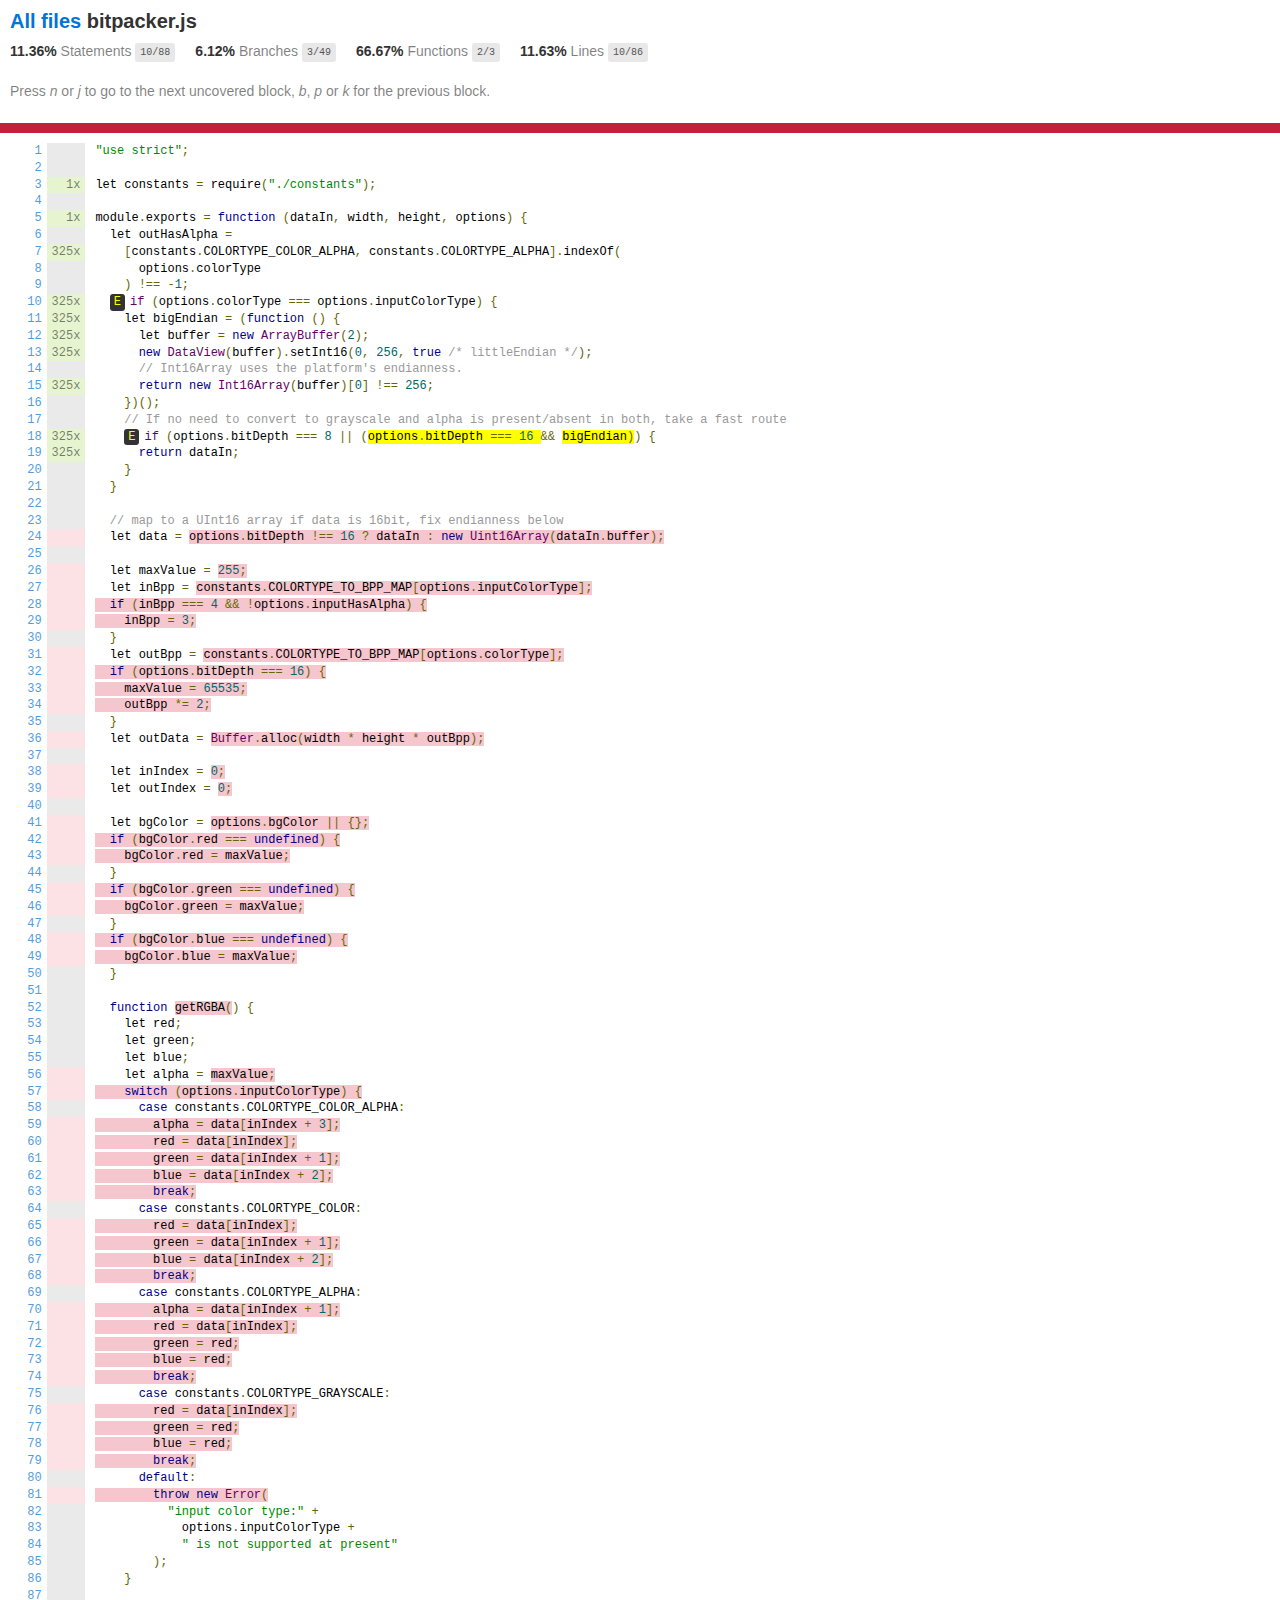
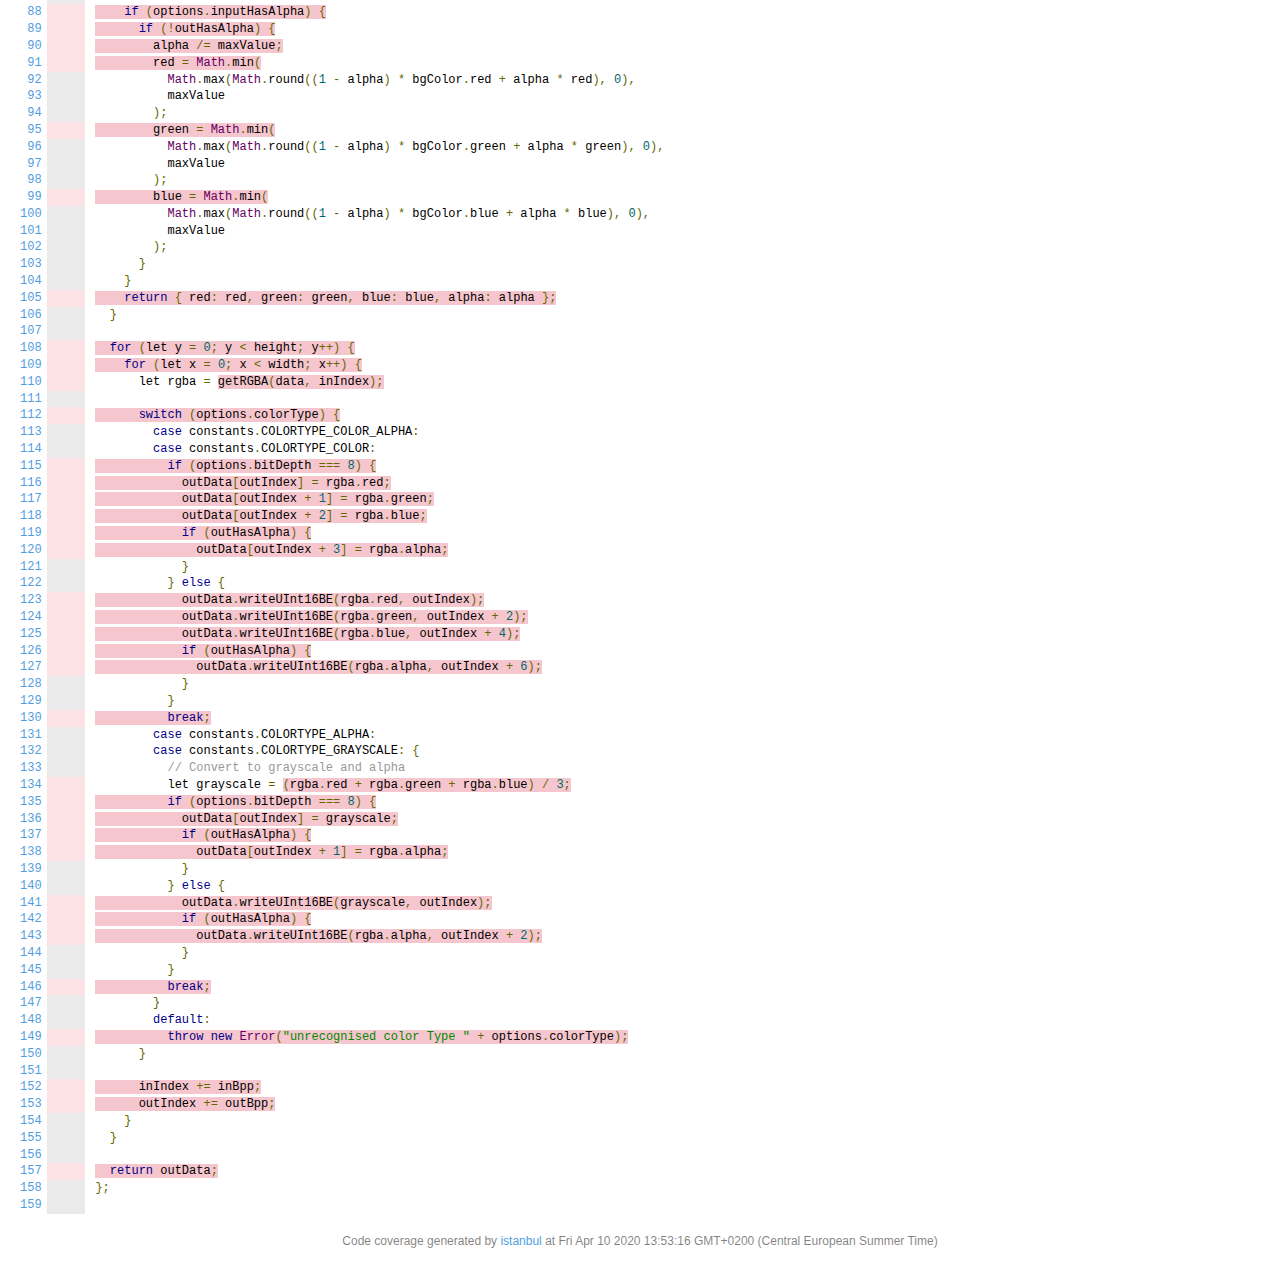
<file: scan/node_modules/pngjs/coverage/lcov-report/bitpacker.js.html>
<!doctype html>
<html lang="en">

<head>
    <title>Code coverage report for bitpacker.js</title>
    <meta charset="utf-8" />
    <link rel="stylesheet" href="prettify.css" />
    <link rel="stylesheet" href="base.css" />
    <link rel="shortcut icon" type="image/x-icon" href="favicon.png" />
    <meta name="viewport" content="width=device-width, initial-scale=1" />
    <style type='text/css'>
        .coverage-summary .sorter {
            background-image: url(sort-arrow-sprite.png);
        }
    </style>
</head>
    
<body>
<div class='wrapper'>
    <div class='pad1'>
        <h1><a href="index.html">All files</a> bitpacker.js</h1>
        <div class='clearfix'>
            
            <div class='fl pad1y space-right2'>
                <span class="strong">11.36% </span>
                <span class="quiet">Statements</span>
                <span class='fraction'>10/88</span>
            </div>
        
            
            <div class='fl pad1y space-right2'>
                <span class="strong">6.12% </span>
                <span class="quiet">Branches</span>
                <span class='fraction'>3/49</span>
            </div>
        
            
            <div class='fl pad1y space-right2'>
                <span class="strong">66.67% </span>
                <span class="quiet">Functions</span>
                <span class='fraction'>2/3</span>
            </div>
        
            
            <div class='fl pad1y space-right2'>
                <span class="strong">11.63% </span>
                <span class="quiet">Lines</span>
                <span class='fraction'>10/86</span>
            </div>
        
            
        </div>
        <p class="quiet">
            Press <em>n</em> or <em>j</em> to go to the next uncovered block, <em>b</em>, <em>p</em> or <em>k</em> for the previous block.
        </p>
    </div>
    <div class='status-line low'></div>
    <pre><table class="coverage">
<tr><td class="line-count quiet"><a name='L1'></a><a href='#L1'>1</a>
<a name='L2'></a><a href='#L2'>2</a>
<a name='L3'></a><a href='#L3'>3</a>
<a name='L4'></a><a href='#L4'>4</a>
<a name='L5'></a><a href='#L5'>5</a>
<a name='L6'></a><a href='#L6'>6</a>
<a name='L7'></a><a href='#L7'>7</a>
<a name='L8'></a><a href='#L8'>8</a>
<a name='L9'></a><a href='#L9'>9</a>
<a name='L10'></a><a href='#L10'>10</a>
<a name='L11'></a><a href='#L11'>11</a>
<a name='L12'></a><a href='#L12'>12</a>
<a name='L13'></a><a href='#L13'>13</a>
<a name='L14'></a><a href='#L14'>14</a>
<a name='L15'></a><a href='#L15'>15</a>
<a name='L16'></a><a href='#L16'>16</a>
<a name='L17'></a><a href='#L17'>17</a>
<a name='L18'></a><a href='#L18'>18</a>
<a name='L19'></a><a href='#L19'>19</a>
<a name='L20'></a><a href='#L20'>20</a>
<a name='L21'></a><a href='#L21'>21</a>
<a name='L22'></a><a href='#L22'>22</a>
<a name='L23'></a><a href='#L23'>23</a>
<a name='L24'></a><a href='#L24'>24</a>
<a name='L25'></a><a href='#L25'>25</a>
<a name='L26'></a><a href='#L26'>26</a>
<a name='L27'></a><a href='#L27'>27</a>
<a name='L28'></a><a href='#L28'>28</a>
<a name='L29'></a><a href='#L29'>29</a>
<a name='L30'></a><a href='#L30'>30</a>
<a name='L31'></a><a href='#L31'>31</a>
<a name='L32'></a><a href='#L32'>32</a>
<a name='L33'></a><a href='#L33'>33</a>
<a name='L34'></a><a href='#L34'>34</a>
<a name='L35'></a><a href='#L35'>35</a>
<a name='L36'></a><a href='#L36'>36</a>
<a name='L37'></a><a href='#L37'>37</a>
<a name='L38'></a><a href='#L38'>38</a>
<a name='L39'></a><a href='#L39'>39</a>
<a name='L40'></a><a href='#L40'>40</a>
<a name='L41'></a><a href='#L41'>41</a>
<a name='L42'></a><a href='#L42'>42</a>
<a name='L43'></a><a href='#L43'>43</a>
<a name='L44'></a><a href='#L44'>44</a>
<a name='L45'></a><a href='#L45'>45</a>
<a name='L46'></a><a href='#L46'>46</a>
<a name='L47'></a><a href='#L47'>47</a>
<a name='L48'></a><a href='#L48'>48</a>
<a name='L49'></a><a href='#L49'>49</a>
<a name='L50'></a><a href='#L50'>50</a>
<a name='L51'></a><a href='#L51'>51</a>
<a name='L52'></a><a href='#L52'>52</a>
<a name='L53'></a><a href='#L53'>53</a>
<a name='L54'></a><a href='#L54'>54</a>
<a name='L55'></a><a href='#L55'>55</a>
<a name='L56'></a><a href='#L56'>56</a>
<a name='L57'></a><a href='#L57'>57</a>
<a name='L58'></a><a href='#L58'>58</a>
<a name='L59'></a><a href='#L59'>59</a>
<a name='L60'></a><a href='#L60'>60</a>
<a name='L61'></a><a href='#L61'>61</a>
<a name='L62'></a><a href='#L62'>62</a>
<a name='L63'></a><a href='#L63'>63</a>
<a name='L64'></a><a href='#L64'>64</a>
<a name='L65'></a><a href='#L65'>65</a>
<a name='L66'></a><a href='#L66'>66</a>
<a name='L67'></a><a href='#L67'>67</a>
<a name='L68'></a><a href='#L68'>68</a>
<a name='L69'></a><a href='#L69'>69</a>
<a name='L70'></a><a href='#L70'>70</a>
<a name='L71'></a><a href='#L71'>71</a>
<a name='L72'></a><a href='#L72'>72</a>
<a name='L73'></a><a href='#L73'>73</a>
<a name='L74'></a><a href='#L74'>74</a>
<a name='L75'></a><a href='#L75'>75</a>
<a name='L76'></a><a href='#L76'>76</a>
<a name='L77'></a><a href='#L77'>77</a>
<a name='L78'></a><a href='#L78'>78</a>
<a name='L79'></a><a href='#L79'>79</a>
<a name='L80'></a><a href='#L80'>80</a>
<a name='L81'></a><a href='#L81'>81</a>
<a name='L82'></a><a href='#L82'>82</a>
<a name='L83'></a><a href='#L83'>83</a>
<a name='L84'></a><a href='#L84'>84</a>
<a name='L85'></a><a href='#L85'>85</a>
<a name='L86'></a><a href='#L86'>86</a>
<a name='L87'></a><a href='#L87'>87</a>
<a name='L88'></a><a href='#L88'>88</a>
<a name='L89'></a><a href='#L89'>89</a>
<a name='L90'></a><a href='#L90'>90</a>
<a name='L91'></a><a href='#L91'>91</a>
<a name='L92'></a><a href='#L92'>92</a>
<a name='L93'></a><a href='#L93'>93</a>
<a name='L94'></a><a href='#L94'>94</a>
<a name='L95'></a><a href='#L95'>95</a>
<a name='L96'></a><a href='#L96'>96</a>
<a name='L97'></a><a href='#L97'>97</a>
<a name='L98'></a><a href='#L98'>98</a>
<a name='L99'></a><a href='#L99'>99</a>
<a name='L100'></a><a href='#L100'>100</a>
<a name='L101'></a><a href='#L101'>101</a>
<a name='L102'></a><a href='#L102'>102</a>
<a name='L103'></a><a href='#L103'>103</a>
<a name='L104'></a><a href='#L104'>104</a>
<a name='L105'></a><a href='#L105'>105</a>
<a name='L106'></a><a href='#L106'>106</a>
<a name='L107'></a><a href='#L107'>107</a>
<a name='L108'></a><a href='#L108'>108</a>
<a name='L109'></a><a href='#L109'>109</a>
<a name='L110'></a><a href='#L110'>110</a>
<a name='L111'></a><a href='#L111'>111</a>
<a name='L112'></a><a href='#L112'>112</a>
<a name='L113'></a><a href='#L113'>113</a>
<a name='L114'></a><a href='#L114'>114</a>
<a name='L115'></a><a href='#L115'>115</a>
<a name='L116'></a><a href='#L116'>116</a>
<a name='L117'></a><a href='#L117'>117</a>
<a name='L118'></a><a href='#L118'>118</a>
<a name='L119'></a><a href='#L119'>119</a>
<a name='L120'></a><a href='#L120'>120</a>
<a name='L121'></a><a href='#L121'>121</a>
<a name='L122'></a><a href='#L122'>122</a>
<a name='L123'></a><a href='#L123'>123</a>
<a name='L124'></a><a href='#L124'>124</a>
<a name='L125'></a><a href='#L125'>125</a>
<a name='L126'></a><a href='#L126'>126</a>
<a name='L127'></a><a href='#L127'>127</a>
<a name='L128'></a><a href='#L128'>128</a>
<a name='L129'></a><a href='#L129'>129</a>
<a name='L130'></a><a href='#L130'>130</a>
<a name='L131'></a><a href='#L131'>131</a>
<a name='L132'></a><a href='#L132'>132</a>
<a name='L133'></a><a href='#L133'>133</a>
<a name='L134'></a><a href='#L134'>134</a>
<a name='L135'></a><a href='#L135'>135</a>
<a name='L136'></a><a href='#L136'>136</a>
<a name='L137'></a><a href='#L137'>137</a>
<a name='L138'></a><a href='#L138'>138</a>
<a name='L139'></a><a href='#L139'>139</a>
<a name='L140'></a><a href='#L140'>140</a>
<a name='L141'></a><a href='#L141'>141</a>
<a name='L142'></a><a href='#L142'>142</a>
<a name='L143'></a><a href='#L143'>143</a>
<a name='L144'></a><a href='#L144'>144</a>
<a name='L145'></a><a href='#L145'>145</a>
<a name='L146'></a><a href='#L146'>146</a>
<a name='L147'></a><a href='#L147'>147</a>
<a name='L148'></a><a href='#L148'>148</a>
<a name='L149'></a><a href='#L149'>149</a>
<a name='L150'></a><a href='#L150'>150</a>
<a name='L151'></a><a href='#L151'>151</a>
<a name='L152'></a><a href='#L152'>152</a>
<a name='L153'></a><a href='#L153'>153</a>
<a name='L154'></a><a href='#L154'>154</a>
<a name='L155'></a><a href='#L155'>155</a>
<a name='L156'></a><a href='#L156'>156</a>
<a name='L157'></a><a href='#L157'>157</a>
<a name='L158'></a><a href='#L158'>158</a>
<a name='L159'></a><a href='#L159'>159</a></td><td class="line-coverage quiet"><span class="cline-any cline-neutral">&nbsp;</span>
<span class="cline-any cline-neutral">&nbsp;</span>
<span class="cline-any cline-yes">1x</span>
<span class="cline-any cline-neutral">&nbsp;</span>
<span class="cline-any cline-yes">1x</span>
<span class="cline-any cline-neutral">&nbsp;</span>
<span class="cline-any cline-yes">325x</span>
<span class="cline-any cline-neutral">&nbsp;</span>
<span class="cline-any cline-neutral">&nbsp;</span>
<span class="cline-any cline-yes">325x</span>
<span class="cline-any cline-yes">325x</span>
<span class="cline-any cline-yes">325x</span>
<span class="cline-any cline-yes">325x</span>
<span class="cline-any cline-neutral">&nbsp;</span>
<span class="cline-any cline-yes">325x</span>
<span class="cline-any cline-neutral">&nbsp;</span>
<span class="cline-any cline-neutral">&nbsp;</span>
<span class="cline-any cline-yes">325x</span>
<span class="cline-any cline-yes">325x</span>
<span class="cline-any cline-neutral">&nbsp;</span>
<span class="cline-any cline-neutral">&nbsp;</span>
<span class="cline-any cline-neutral">&nbsp;</span>
<span class="cline-any cline-neutral">&nbsp;</span>
<span class="cline-any cline-no">&nbsp;</span>
<span class="cline-any cline-neutral">&nbsp;</span>
<span class="cline-any cline-no">&nbsp;</span>
<span class="cline-any cline-no">&nbsp;</span>
<span class="cline-any cline-no">&nbsp;</span>
<span class="cline-any cline-no">&nbsp;</span>
<span class="cline-any cline-neutral">&nbsp;</span>
<span class="cline-any cline-no">&nbsp;</span>
<span class="cline-any cline-no">&nbsp;</span>
<span class="cline-any cline-no">&nbsp;</span>
<span class="cline-any cline-no">&nbsp;</span>
<span class="cline-any cline-neutral">&nbsp;</span>
<span class="cline-any cline-no">&nbsp;</span>
<span class="cline-any cline-neutral">&nbsp;</span>
<span class="cline-any cline-no">&nbsp;</span>
<span class="cline-any cline-no">&nbsp;</span>
<span class="cline-any cline-neutral">&nbsp;</span>
<span class="cline-any cline-no">&nbsp;</span>
<span class="cline-any cline-no">&nbsp;</span>
<span class="cline-any cline-no">&nbsp;</span>
<span class="cline-any cline-neutral">&nbsp;</span>
<span class="cline-any cline-no">&nbsp;</span>
<span class="cline-any cline-no">&nbsp;</span>
<span class="cline-any cline-neutral">&nbsp;</span>
<span class="cline-any cline-no">&nbsp;</span>
<span class="cline-any cline-no">&nbsp;</span>
<span class="cline-any cline-neutral">&nbsp;</span>
<span class="cline-any cline-neutral">&nbsp;</span>
<span class="cline-any cline-neutral">&nbsp;</span>
<span class="cline-any cline-neutral">&nbsp;</span>
<span class="cline-any cline-neutral">&nbsp;</span>
<span class="cline-any cline-neutral">&nbsp;</span>
<span class="cline-any cline-no">&nbsp;</span>
<span class="cline-any cline-no">&nbsp;</span>
<span class="cline-any cline-neutral">&nbsp;</span>
<span class="cline-any cline-no">&nbsp;</span>
<span class="cline-any cline-no">&nbsp;</span>
<span class="cline-any cline-no">&nbsp;</span>
<span class="cline-any cline-no">&nbsp;</span>
<span class="cline-any cline-no">&nbsp;</span>
<span class="cline-any cline-neutral">&nbsp;</span>
<span class="cline-any cline-no">&nbsp;</span>
<span class="cline-any cline-no">&nbsp;</span>
<span class="cline-any cline-no">&nbsp;</span>
<span class="cline-any cline-no">&nbsp;</span>
<span class="cline-any cline-neutral">&nbsp;</span>
<span class="cline-any cline-no">&nbsp;</span>
<span class="cline-any cline-no">&nbsp;</span>
<span class="cline-any cline-no">&nbsp;</span>
<span class="cline-any cline-no">&nbsp;</span>
<span class="cline-any cline-no">&nbsp;</span>
<span class="cline-any cline-neutral">&nbsp;</span>
<span class="cline-any cline-no">&nbsp;</span>
<span class="cline-any cline-no">&nbsp;</span>
<span class="cline-any cline-no">&nbsp;</span>
<span class="cline-any cline-no">&nbsp;</span>
<span class="cline-any cline-neutral">&nbsp;</span>
<span class="cline-any cline-no">&nbsp;</span>
<span class="cline-any cline-neutral">&nbsp;</span>
<span class="cline-any cline-neutral">&nbsp;</span>
<span class="cline-any cline-neutral">&nbsp;</span>
<span class="cline-any cline-neutral">&nbsp;</span>
<span class="cline-any cline-neutral">&nbsp;</span>
<span class="cline-any cline-neutral">&nbsp;</span>
<span class="cline-any cline-no">&nbsp;</span>
<span class="cline-any cline-no">&nbsp;</span>
<span class="cline-any cline-no">&nbsp;</span>
<span class="cline-any cline-no">&nbsp;</span>
<span class="cline-any cline-neutral">&nbsp;</span>
<span class="cline-any cline-neutral">&nbsp;</span>
<span class="cline-any cline-neutral">&nbsp;</span>
<span class="cline-any cline-no">&nbsp;</span>
<span class="cline-any cline-neutral">&nbsp;</span>
<span class="cline-any cline-neutral">&nbsp;</span>
<span class="cline-any cline-neutral">&nbsp;</span>
<span class="cline-any cline-no">&nbsp;</span>
<span class="cline-any cline-neutral">&nbsp;</span>
<span class="cline-any cline-neutral">&nbsp;</span>
<span class="cline-any cline-neutral">&nbsp;</span>
<span class="cline-any cline-neutral">&nbsp;</span>
<span class="cline-any cline-neutral">&nbsp;</span>
<span class="cline-any cline-no">&nbsp;</span>
<span class="cline-any cline-neutral">&nbsp;</span>
<span class="cline-any cline-neutral">&nbsp;</span>
<span class="cline-any cline-no">&nbsp;</span>
<span class="cline-any cline-no">&nbsp;</span>
<span class="cline-any cline-no">&nbsp;</span>
<span class="cline-any cline-neutral">&nbsp;</span>
<span class="cline-any cline-no">&nbsp;</span>
<span class="cline-any cline-neutral">&nbsp;</span>
<span class="cline-any cline-neutral">&nbsp;</span>
<span class="cline-any cline-no">&nbsp;</span>
<span class="cline-any cline-no">&nbsp;</span>
<span class="cline-any cline-no">&nbsp;</span>
<span class="cline-any cline-no">&nbsp;</span>
<span class="cline-any cline-no">&nbsp;</span>
<span class="cline-any cline-no">&nbsp;</span>
<span class="cline-any cline-neutral">&nbsp;</span>
<span class="cline-any cline-neutral">&nbsp;</span>
<span class="cline-any cline-no">&nbsp;</span>
<span class="cline-any cline-no">&nbsp;</span>
<span class="cline-any cline-no">&nbsp;</span>
<span class="cline-any cline-no">&nbsp;</span>
<span class="cline-any cline-no">&nbsp;</span>
<span class="cline-any cline-neutral">&nbsp;</span>
<span class="cline-any cline-neutral">&nbsp;</span>
<span class="cline-any cline-no">&nbsp;</span>
<span class="cline-any cline-neutral">&nbsp;</span>
<span class="cline-any cline-neutral">&nbsp;</span>
<span class="cline-any cline-neutral">&nbsp;</span>
<span class="cline-any cline-no">&nbsp;</span>
<span class="cline-any cline-no">&nbsp;</span>
<span class="cline-any cline-no">&nbsp;</span>
<span class="cline-any cline-no">&nbsp;</span>
<span class="cline-any cline-no">&nbsp;</span>
<span class="cline-any cline-neutral">&nbsp;</span>
<span class="cline-any cline-neutral">&nbsp;</span>
<span class="cline-any cline-no">&nbsp;</span>
<span class="cline-any cline-no">&nbsp;</span>
<span class="cline-any cline-no">&nbsp;</span>
<span class="cline-any cline-neutral">&nbsp;</span>
<span class="cline-any cline-neutral">&nbsp;</span>
<span class="cline-any cline-no">&nbsp;</span>
<span class="cline-any cline-neutral">&nbsp;</span>
<span class="cline-any cline-neutral">&nbsp;</span>
<span class="cline-any cline-no">&nbsp;</span>
<span class="cline-any cline-neutral">&nbsp;</span>
<span class="cline-any cline-neutral">&nbsp;</span>
<span class="cline-any cline-no">&nbsp;</span>
<span class="cline-any cline-no">&nbsp;</span>
<span class="cline-any cline-neutral">&nbsp;</span>
<span class="cline-any cline-neutral">&nbsp;</span>
<span class="cline-any cline-neutral">&nbsp;</span>
<span class="cline-any cline-no">&nbsp;</span>
<span class="cline-any cline-neutral">&nbsp;</span>
<span class="cline-any cline-neutral">&nbsp;</span></td><td class="text"><pre class="prettyprint lang-js">"use strict";
&nbsp;
let constants = require("./constants");
&nbsp;
module.exports = function (dataIn, width, height, options) {
  let outHasAlpha =
    [constants.COLORTYPE_COLOR_ALPHA, constants.COLORTYPE_ALPHA].indexOf(
      options.colorType
    ) !== -1;
  <span class="missing-if-branch" title="else path not taken" >E</span>if (options.colorType === options.inputColorType) {
    let bigEndian = (function () {
      let buffer = new ArrayBuffer(2);
      new DataView(buffer).setInt16(0, 256, true /* littleEndian */);
      // Int16Array uses the platform's endianness.
      return new Int16Array(buffer)[0] !== 256;
    })();
    // If no need to convert to grayscale and alpha is present/absent in both, take a fast route
    <span class="missing-if-branch" title="else path not taken" >E</span>if (options.bitDepth === 8 || (<span class="branch-1 cbranch-no" title="branch not covered" >options.bitDepth === 16 </span>&amp;&amp; <span class="branch-2 cbranch-no" title="branch not covered" >bigEndian)</span>) {
      return dataIn;
    }
  }
&nbsp;
  // map to a UInt16 array if data is 16bit, fix endianness below
  let data = <span class="cstat-no" title="statement not covered" >options.bitDepth !== 16 ? dataIn : new Uint16Array(dataIn.buffer);</span>
&nbsp;
  let maxValue = <span class="cstat-no" title="statement not covered" >255;</span>
  let inBpp = <span class="cstat-no" title="statement not covered" >constants.COLORTYPE_TO_BPP_MAP[options.inputColorType];</span>
<span class="cstat-no" title="statement not covered" >  if (inBpp === 4 &amp;&amp; !options.inputHasAlpha) {</span>
<span class="cstat-no" title="statement not covered" >    inBpp = 3;</span>
  }
  let outBpp = <span class="cstat-no" title="statement not covered" >constants.COLORTYPE_TO_BPP_MAP[options.colorType];</span>
<span class="cstat-no" title="statement not covered" >  if (options.bitDepth === 16) {</span>
<span class="cstat-no" title="statement not covered" >    maxValue = 65535;</span>
<span class="cstat-no" title="statement not covered" >    outBpp *= 2;</span>
  }
  let outData = <span class="cstat-no" title="statement not covered" >Buffer.alloc(width * height * outBpp);</span>
&nbsp;
  let inIndex = <span class="cstat-no" title="statement not covered" >0;</span>
  let outIndex = <span class="cstat-no" title="statement not covered" >0;</span>
&nbsp;
  let bgColor = <span class="cstat-no" title="statement not covered" >options.bgColor || {};</span>
<span class="cstat-no" title="statement not covered" >  if (bgColor.red === undefined) {</span>
<span class="cstat-no" title="statement not covered" >    bgColor.red = maxValue;</span>
  }
<span class="cstat-no" title="statement not covered" >  if (bgColor.green === undefined) {</span>
<span class="cstat-no" title="statement not covered" >    bgColor.green = maxValue;</span>
  }
<span class="cstat-no" title="statement not covered" >  if (bgColor.blue === undefined) {</span>
<span class="cstat-no" title="statement not covered" >    bgColor.blue = maxValue;</span>
  }
&nbsp;
  function <span class="fstat-no" title="function not covered" >getRGBA(</span>) {
    let red;
    let green;
    let blue;
    let alpha = <span class="cstat-no" title="statement not covered" >maxValue;</span>
<span class="cstat-no" title="statement not covered" >    switch (options.inputColorType) {</span>
      case constants.COLORTYPE_COLOR_ALPHA:
<span class="cstat-no" title="statement not covered" >        alpha = data[inIndex + 3];</span>
<span class="cstat-no" title="statement not covered" >        red = data[inIndex];</span>
<span class="cstat-no" title="statement not covered" >        green = data[inIndex + 1];</span>
<span class="cstat-no" title="statement not covered" >        blue = data[inIndex + 2];</span>
<span class="cstat-no" title="statement not covered" >        break;</span>
      case constants.COLORTYPE_COLOR:
<span class="cstat-no" title="statement not covered" >        red = data[inIndex];</span>
<span class="cstat-no" title="statement not covered" >        green = data[inIndex + 1];</span>
<span class="cstat-no" title="statement not covered" >        blue = data[inIndex + 2];</span>
<span class="cstat-no" title="statement not covered" >        break;</span>
      case constants.COLORTYPE_ALPHA:
<span class="cstat-no" title="statement not covered" >        alpha = data[inIndex + 1];</span>
<span class="cstat-no" title="statement not covered" >        red = data[inIndex];</span>
<span class="cstat-no" title="statement not covered" >        green = red;</span>
<span class="cstat-no" title="statement not covered" >        blue = red;</span>
<span class="cstat-no" title="statement not covered" >        break;</span>
      case constants.COLORTYPE_GRAYSCALE:
<span class="cstat-no" title="statement not covered" >        red = data[inIndex];</span>
<span class="cstat-no" title="statement not covered" >        green = red;</span>
<span class="cstat-no" title="statement not covered" >        blue = red;</span>
<span class="cstat-no" title="statement not covered" >        break;</span>
      default:
<span class="cstat-no" title="statement not covered" >        throw new Error(</span>
          "input color type:" +
            options.inputColorType +
            " is not supported at present"
        );
    }
&nbsp;
<span class="cstat-no" title="statement not covered" >    if (options.inputHasAlpha) {</span>
<span class="cstat-no" title="statement not covered" >      if (!outHasAlpha) {</span>
<span class="cstat-no" title="statement not covered" >        alpha /= maxValue;</span>
<span class="cstat-no" title="statement not covered" >        red = Math.min(</span>
          Math.max(Math.round((1 - alpha) * bgColor.red + alpha * red), 0),
          maxValue
        );
<span class="cstat-no" title="statement not covered" >        green = Math.min(</span>
          Math.max(Math.round((1 - alpha) * bgColor.green + alpha * green), 0),
          maxValue
        );
<span class="cstat-no" title="statement not covered" >        blue = Math.min(</span>
          Math.max(Math.round((1 - alpha) * bgColor.blue + alpha * blue), 0),
          maxValue
        );
      }
    }
<span class="cstat-no" title="statement not covered" >    return { red: red, green: green, blue: blue, alpha: alpha };</span>
  }
&nbsp;
<span class="cstat-no" title="statement not covered" >  for (let y = <span class="cstat-no" title="statement not covered" >0;</span> y &lt; height; y++) {</span>
<span class="cstat-no" title="statement not covered" >    for (let x = <span class="cstat-no" title="statement not covered" >0;</span> x &lt; width; x++) {</span>
      let rgba = <span class="cstat-no" title="statement not covered" >getRGBA(data, inIndex);</span>
&nbsp;
<span class="cstat-no" title="statement not covered" >      switch (options.colorType) {</span>
        case constants.COLORTYPE_COLOR_ALPHA:
        case constants.COLORTYPE_COLOR:
<span class="cstat-no" title="statement not covered" >          if (options.bitDepth === 8) {</span>
<span class="cstat-no" title="statement not covered" >            outData[outIndex] = rgba.red;</span>
<span class="cstat-no" title="statement not covered" >            outData[outIndex + 1] = rgba.green;</span>
<span class="cstat-no" title="statement not covered" >            outData[outIndex + 2] = rgba.blue;</span>
<span class="cstat-no" title="statement not covered" >            if (outHasAlpha) {</span>
<span class="cstat-no" title="statement not covered" >              outData[outIndex + 3] = rgba.alpha;</span>
            }
          } else {
<span class="cstat-no" title="statement not covered" >            outData.writeUInt16BE(rgba.red, outIndex);</span>
<span class="cstat-no" title="statement not covered" >            outData.writeUInt16BE(rgba.green, outIndex + 2);</span>
<span class="cstat-no" title="statement not covered" >            outData.writeUInt16BE(rgba.blue, outIndex + 4);</span>
<span class="cstat-no" title="statement not covered" >            if (outHasAlpha) {</span>
<span class="cstat-no" title="statement not covered" >              outData.writeUInt16BE(rgba.alpha, outIndex + 6);</span>
            }
          }
<span class="cstat-no" title="statement not covered" >          break;</span>
        case constants.COLORTYPE_ALPHA:
        case constants.COLORTYPE_GRAYSCALE: {
          // Convert to grayscale and alpha
          let grayscale = <span class="cstat-no" title="statement not covered" >(rgba.red + rgba.green + rgba.blue) / 3;</span>
<span class="cstat-no" title="statement not covered" >          if (options.bitDepth === 8) {</span>
<span class="cstat-no" title="statement not covered" >            outData[outIndex] = grayscale;</span>
<span class="cstat-no" title="statement not covered" >            if (outHasAlpha) {</span>
<span class="cstat-no" title="statement not covered" >              outData[outIndex + 1] = rgba.alpha;</span>
            }
          } else {
<span class="cstat-no" title="statement not covered" >            outData.writeUInt16BE(grayscale, outIndex);</span>
<span class="cstat-no" title="statement not covered" >            if (outHasAlpha) {</span>
<span class="cstat-no" title="statement not covered" >              outData.writeUInt16BE(rgba.alpha, outIndex + 2);</span>
            }
          }
<span class="cstat-no" title="statement not covered" >          break;</span>
        }
        default:
<span class="cstat-no" title="statement not covered" >          throw new Error("unrecognised color Type " + options.colorType);</span>
      }
&nbsp;
<span class="cstat-no" title="statement not covered" >      inIndex += inBpp;</span>
<span class="cstat-no" title="statement not covered" >      outIndex += outBpp;</span>
    }
  }
&nbsp;
<span class="cstat-no" title="statement not covered" >  return outData;</span>
};
&nbsp;</pre></td></tr></table></pre>

                <div class='push'></div><!-- for sticky footer -->
            </div><!-- /wrapper -->
            <div class='footer quiet pad2 space-top1 center small'>
                Code coverage generated by
                <a href="https://istanbul.js.org/" target="_blank">istanbul</a>
                at Fri Apr 10 2020 13:53:16 GMT+0200 (Central European Summer Time)
            </div>
        </div>
        <script src="prettify.js"></script>
        <script>
            window.onload = function () {
                prettyPrint();
            };
        </script>
        <script src="sorter.js"></script>
        <script src="block-navigation.js"></script>
    </body>
</html>
</file>
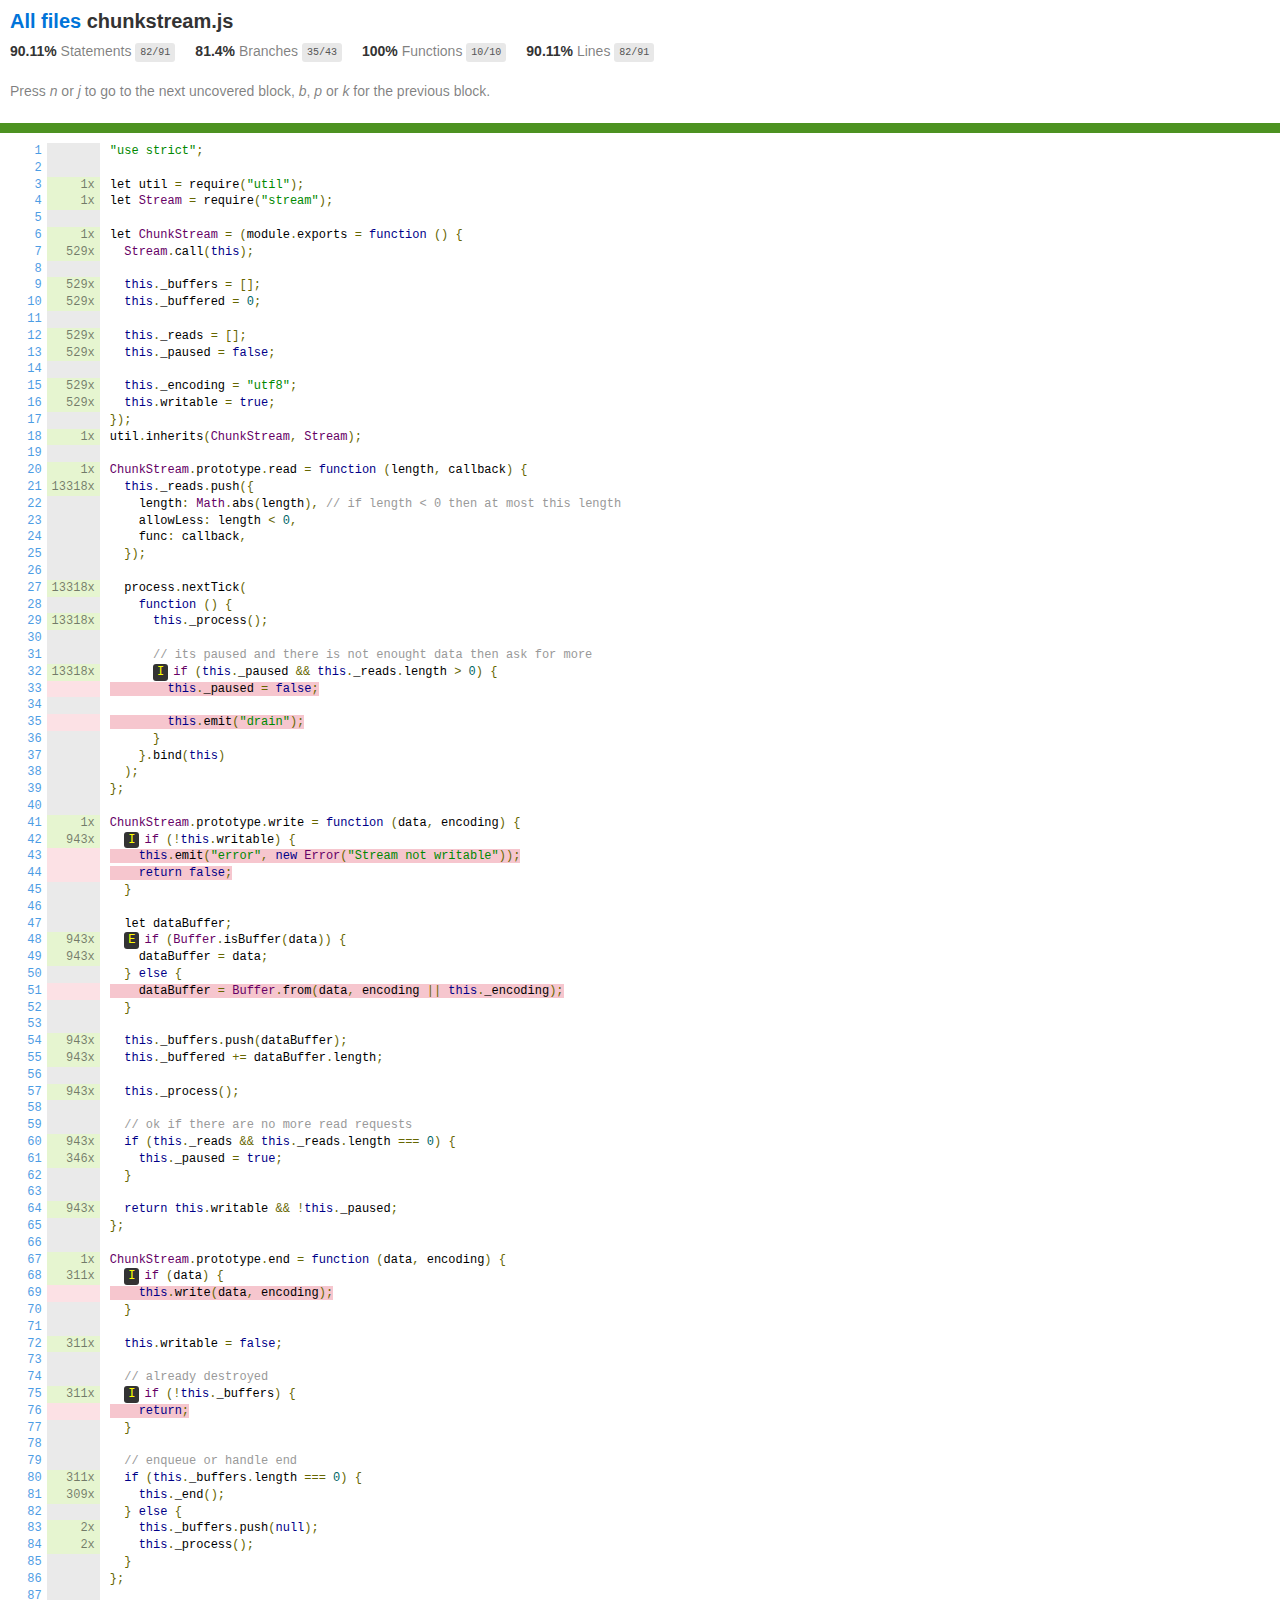
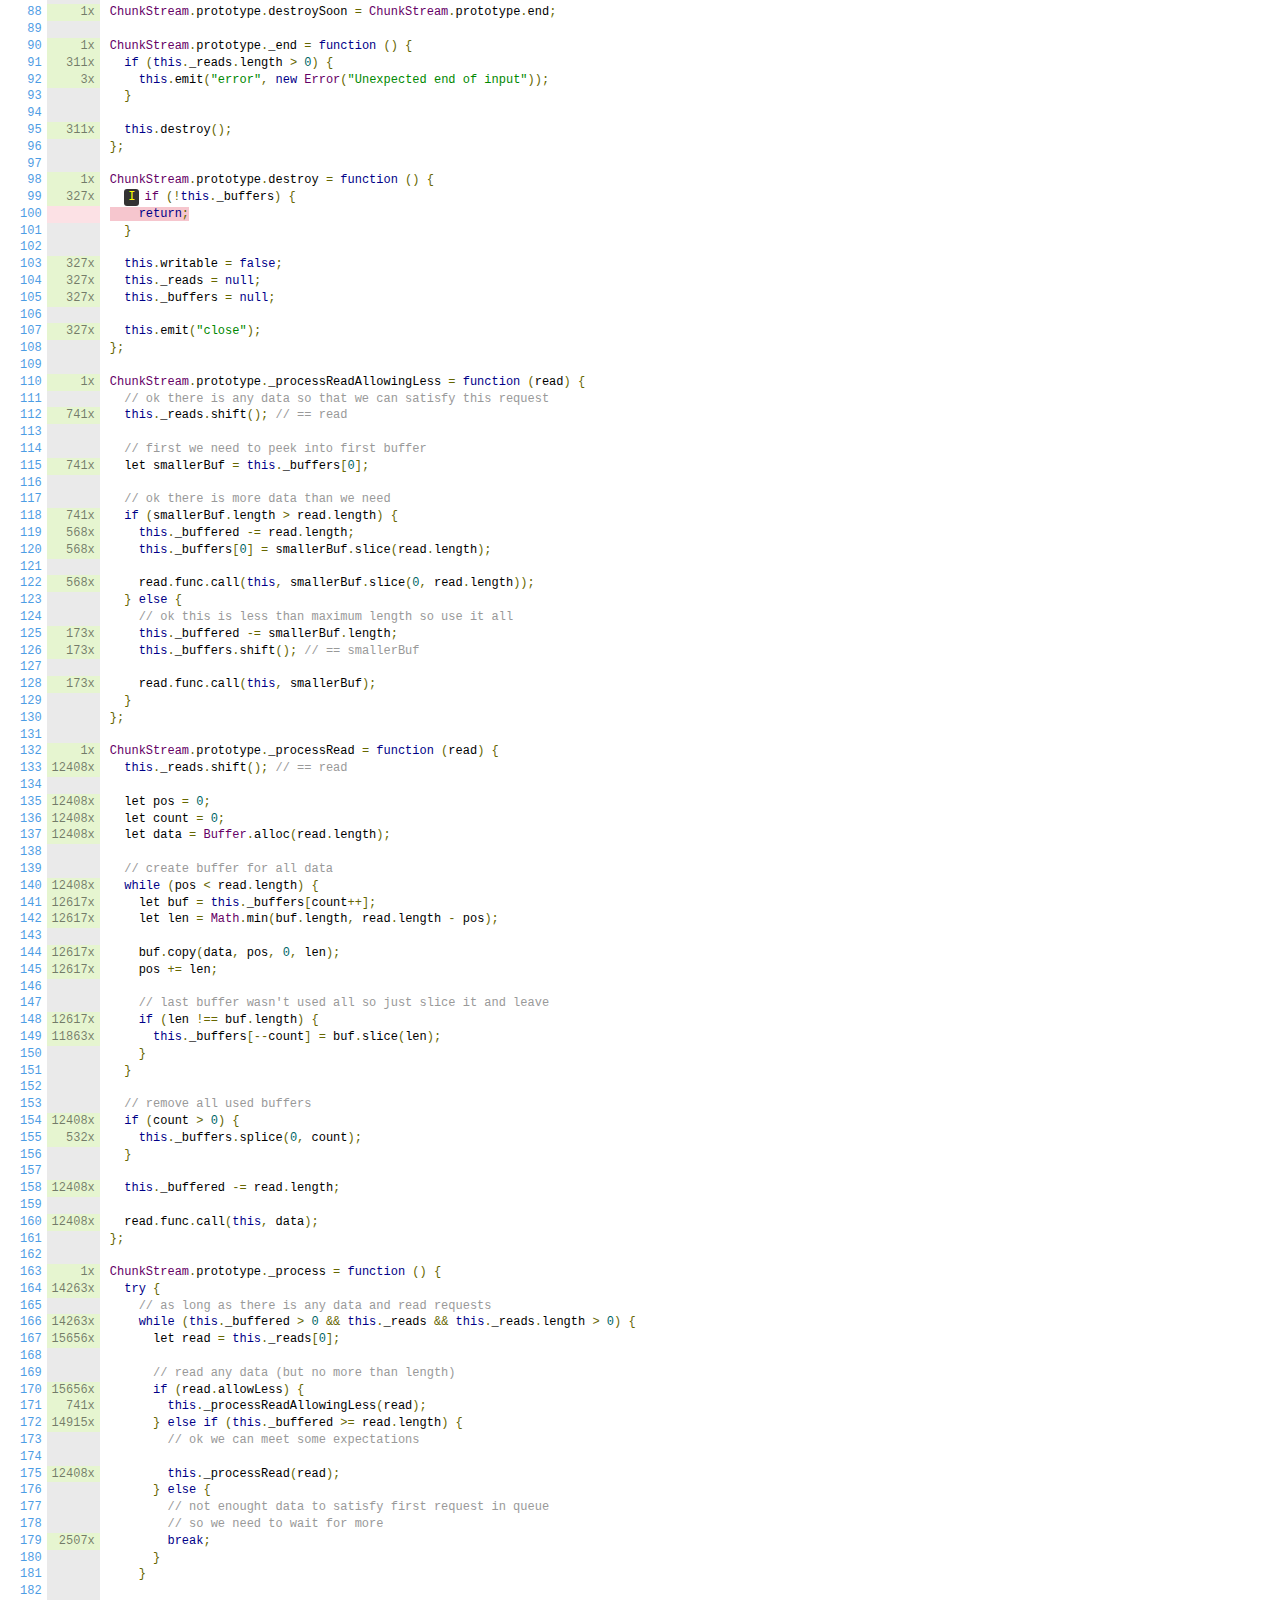
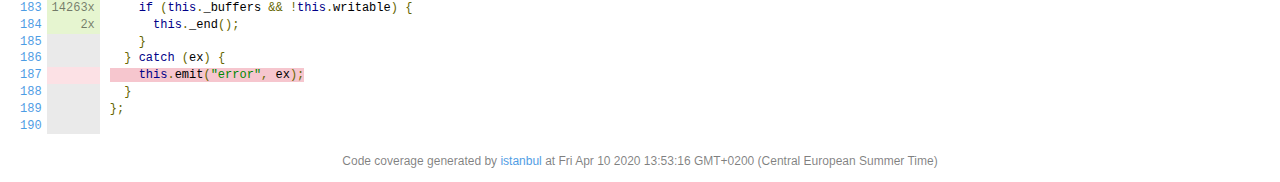
<file: scan/node_modules/pngjs/coverage/lcov-report/chunkstream.js.html>
<!doctype html>
<html lang="en">

<head>
    <title>Code coverage report for chunkstream.js</title>
    <meta charset="utf-8" />
    <link rel="stylesheet" href="prettify.css" />
    <link rel="stylesheet" href="base.css" />
    <link rel="shortcut icon" type="image/x-icon" href="favicon.png" />
    <meta name="viewport" content="width=device-width, initial-scale=1" />
    <style type='text/css'>
        .coverage-summary .sorter {
            background-image: url(sort-arrow-sprite.png);
        }
    </style>
</head>
    
<body>
<div class='wrapper'>
    <div class='pad1'>
        <h1><a href="index.html">All files</a> chunkstream.js</h1>
        <div class='clearfix'>
            
            <div class='fl pad1y space-right2'>
                <span class="strong">90.11% </span>
                <span class="quiet">Statements</span>
                <span class='fraction'>82/91</span>
            </div>
        
            
            <div class='fl pad1y space-right2'>
                <span class="strong">81.4% </span>
                <span class="quiet">Branches</span>
                <span class='fraction'>35/43</span>
            </div>
        
            
            <div class='fl pad1y space-right2'>
                <span class="strong">100% </span>
                <span class="quiet">Functions</span>
                <span class='fraction'>10/10</span>
            </div>
        
            
            <div class='fl pad1y space-right2'>
                <span class="strong">90.11% </span>
                <span class="quiet">Lines</span>
                <span class='fraction'>82/91</span>
            </div>
        
            
        </div>
        <p class="quiet">
            Press <em>n</em> or <em>j</em> to go to the next uncovered block, <em>b</em>, <em>p</em> or <em>k</em> for the previous block.
        </p>
    </div>
    <div class='status-line high'></div>
    <pre><table class="coverage">
<tr><td class="line-count quiet"><a name='L1'></a><a href='#L1'>1</a>
<a name='L2'></a><a href='#L2'>2</a>
<a name='L3'></a><a href='#L3'>3</a>
<a name='L4'></a><a href='#L4'>4</a>
<a name='L5'></a><a href='#L5'>5</a>
<a name='L6'></a><a href='#L6'>6</a>
<a name='L7'></a><a href='#L7'>7</a>
<a name='L8'></a><a href='#L8'>8</a>
<a name='L9'></a><a href='#L9'>9</a>
<a name='L10'></a><a href='#L10'>10</a>
<a name='L11'></a><a href='#L11'>11</a>
<a name='L12'></a><a href='#L12'>12</a>
<a name='L13'></a><a href='#L13'>13</a>
<a name='L14'></a><a href='#L14'>14</a>
<a name='L15'></a><a href='#L15'>15</a>
<a name='L16'></a><a href='#L16'>16</a>
<a name='L17'></a><a href='#L17'>17</a>
<a name='L18'></a><a href='#L18'>18</a>
<a name='L19'></a><a href='#L19'>19</a>
<a name='L20'></a><a href='#L20'>20</a>
<a name='L21'></a><a href='#L21'>21</a>
<a name='L22'></a><a href='#L22'>22</a>
<a name='L23'></a><a href='#L23'>23</a>
<a name='L24'></a><a href='#L24'>24</a>
<a name='L25'></a><a href='#L25'>25</a>
<a name='L26'></a><a href='#L26'>26</a>
<a name='L27'></a><a href='#L27'>27</a>
<a name='L28'></a><a href='#L28'>28</a>
<a name='L29'></a><a href='#L29'>29</a>
<a name='L30'></a><a href='#L30'>30</a>
<a name='L31'></a><a href='#L31'>31</a>
<a name='L32'></a><a href='#L32'>32</a>
<a name='L33'></a><a href='#L33'>33</a>
<a name='L34'></a><a href='#L34'>34</a>
<a name='L35'></a><a href='#L35'>35</a>
<a name='L36'></a><a href='#L36'>36</a>
<a name='L37'></a><a href='#L37'>37</a>
<a name='L38'></a><a href='#L38'>38</a>
<a name='L39'></a><a href='#L39'>39</a>
<a name='L40'></a><a href='#L40'>40</a>
<a name='L41'></a><a href='#L41'>41</a>
<a name='L42'></a><a href='#L42'>42</a>
<a name='L43'></a><a href='#L43'>43</a>
<a name='L44'></a><a href='#L44'>44</a>
<a name='L45'></a><a href='#L45'>45</a>
<a name='L46'></a><a href='#L46'>46</a>
<a name='L47'></a><a href='#L47'>47</a>
<a name='L48'></a><a href='#L48'>48</a>
<a name='L49'></a><a href='#L49'>49</a>
<a name='L50'></a><a href='#L50'>50</a>
<a name='L51'></a><a href='#L51'>51</a>
<a name='L52'></a><a href='#L52'>52</a>
<a name='L53'></a><a href='#L53'>53</a>
<a name='L54'></a><a href='#L54'>54</a>
<a name='L55'></a><a href='#L55'>55</a>
<a name='L56'></a><a href='#L56'>56</a>
<a name='L57'></a><a href='#L57'>57</a>
<a name='L58'></a><a href='#L58'>58</a>
<a name='L59'></a><a href='#L59'>59</a>
<a name='L60'></a><a href='#L60'>60</a>
<a name='L61'></a><a href='#L61'>61</a>
<a name='L62'></a><a href='#L62'>62</a>
<a name='L63'></a><a href='#L63'>63</a>
<a name='L64'></a><a href='#L64'>64</a>
<a name='L65'></a><a href='#L65'>65</a>
<a name='L66'></a><a href='#L66'>66</a>
<a name='L67'></a><a href='#L67'>67</a>
<a name='L68'></a><a href='#L68'>68</a>
<a name='L69'></a><a href='#L69'>69</a>
<a name='L70'></a><a href='#L70'>70</a>
<a name='L71'></a><a href='#L71'>71</a>
<a name='L72'></a><a href='#L72'>72</a>
<a name='L73'></a><a href='#L73'>73</a>
<a name='L74'></a><a href='#L74'>74</a>
<a name='L75'></a><a href='#L75'>75</a>
<a name='L76'></a><a href='#L76'>76</a>
<a name='L77'></a><a href='#L77'>77</a>
<a name='L78'></a><a href='#L78'>78</a>
<a name='L79'></a><a href='#L79'>79</a>
<a name='L80'></a><a href='#L80'>80</a>
<a name='L81'></a><a href='#L81'>81</a>
<a name='L82'></a><a href='#L82'>82</a>
<a name='L83'></a><a href='#L83'>83</a>
<a name='L84'></a><a href='#L84'>84</a>
<a name='L85'></a><a href='#L85'>85</a>
<a name='L86'></a><a href='#L86'>86</a>
<a name='L87'></a><a href='#L87'>87</a>
<a name='L88'></a><a href='#L88'>88</a>
<a name='L89'></a><a href='#L89'>89</a>
<a name='L90'></a><a href='#L90'>90</a>
<a name='L91'></a><a href='#L91'>91</a>
<a name='L92'></a><a href='#L92'>92</a>
<a name='L93'></a><a href='#L93'>93</a>
<a name='L94'></a><a href='#L94'>94</a>
<a name='L95'></a><a href='#L95'>95</a>
<a name='L96'></a><a href='#L96'>96</a>
<a name='L97'></a><a href='#L97'>97</a>
<a name='L98'></a><a href='#L98'>98</a>
<a name='L99'></a><a href='#L99'>99</a>
<a name='L100'></a><a href='#L100'>100</a>
<a name='L101'></a><a href='#L101'>101</a>
<a name='L102'></a><a href='#L102'>102</a>
<a name='L103'></a><a href='#L103'>103</a>
<a name='L104'></a><a href='#L104'>104</a>
<a name='L105'></a><a href='#L105'>105</a>
<a name='L106'></a><a href='#L106'>106</a>
<a name='L107'></a><a href='#L107'>107</a>
<a name='L108'></a><a href='#L108'>108</a>
<a name='L109'></a><a href='#L109'>109</a>
<a name='L110'></a><a href='#L110'>110</a>
<a name='L111'></a><a href='#L111'>111</a>
<a name='L112'></a><a href='#L112'>112</a>
<a name='L113'></a><a href='#L113'>113</a>
<a name='L114'></a><a href='#L114'>114</a>
<a name='L115'></a><a href='#L115'>115</a>
<a name='L116'></a><a href='#L116'>116</a>
<a name='L117'></a><a href='#L117'>117</a>
<a name='L118'></a><a href='#L118'>118</a>
<a name='L119'></a><a href='#L119'>119</a>
<a name='L120'></a><a href='#L120'>120</a>
<a name='L121'></a><a href='#L121'>121</a>
<a name='L122'></a><a href='#L122'>122</a>
<a name='L123'></a><a href='#L123'>123</a>
<a name='L124'></a><a href='#L124'>124</a>
<a name='L125'></a><a href='#L125'>125</a>
<a name='L126'></a><a href='#L126'>126</a>
<a name='L127'></a><a href='#L127'>127</a>
<a name='L128'></a><a href='#L128'>128</a>
<a name='L129'></a><a href='#L129'>129</a>
<a name='L130'></a><a href='#L130'>130</a>
<a name='L131'></a><a href='#L131'>131</a>
<a name='L132'></a><a href='#L132'>132</a>
<a name='L133'></a><a href='#L133'>133</a>
<a name='L134'></a><a href='#L134'>134</a>
<a name='L135'></a><a href='#L135'>135</a>
<a name='L136'></a><a href='#L136'>136</a>
<a name='L137'></a><a href='#L137'>137</a>
<a name='L138'></a><a href='#L138'>138</a>
<a name='L139'></a><a href='#L139'>139</a>
<a name='L140'></a><a href='#L140'>140</a>
<a name='L141'></a><a href='#L141'>141</a>
<a name='L142'></a><a href='#L142'>142</a>
<a name='L143'></a><a href='#L143'>143</a>
<a name='L144'></a><a href='#L144'>144</a>
<a name='L145'></a><a href='#L145'>145</a>
<a name='L146'></a><a href='#L146'>146</a>
<a name='L147'></a><a href='#L147'>147</a>
<a name='L148'></a><a href='#L148'>148</a>
<a name='L149'></a><a href='#L149'>149</a>
<a name='L150'></a><a href='#L150'>150</a>
<a name='L151'></a><a href='#L151'>151</a>
<a name='L152'></a><a href='#L152'>152</a>
<a name='L153'></a><a href='#L153'>153</a>
<a name='L154'></a><a href='#L154'>154</a>
<a name='L155'></a><a href='#L155'>155</a>
<a name='L156'></a><a href='#L156'>156</a>
<a name='L157'></a><a href='#L157'>157</a>
<a name='L158'></a><a href='#L158'>158</a>
<a name='L159'></a><a href='#L159'>159</a>
<a name='L160'></a><a href='#L160'>160</a>
<a name='L161'></a><a href='#L161'>161</a>
<a name='L162'></a><a href='#L162'>162</a>
<a name='L163'></a><a href='#L163'>163</a>
<a name='L164'></a><a href='#L164'>164</a>
<a name='L165'></a><a href='#L165'>165</a>
<a name='L166'></a><a href='#L166'>166</a>
<a name='L167'></a><a href='#L167'>167</a>
<a name='L168'></a><a href='#L168'>168</a>
<a name='L169'></a><a href='#L169'>169</a>
<a name='L170'></a><a href='#L170'>170</a>
<a name='L171'></a><a href='#L171'>171</a>
<a name='L172'></a><a href='#L172'>172</a>
<a name='L173'></a><a href='#L173'>173</a>
<a name='L174'></a><a href='#L174'>174</a>
<a name='L175'></a><a href='#L175'>175</a>
<a name='L176'></a><a href='#L176'>176</a>
<a name='L177'></a><a href='#L177'>177</a>
<a name='L178'></a><a href='#L178'>178</a>
<a name='L179'></a><a href='#L179'>179</a>
<a name='L180'></a><a href='#L180'>180</a>
<a name='L181'></a><a href='#L181'>181</a>
<a name='L182'></a><a href='#L182'>182</a>
<a name='L183'></a><a href='#L183'>183</a>
<a name='L184'></a><a href='#L184'>184</a>
<a name='L185'></a><a href='#L185'>185</a>
<a name='L186'></a><a href='#L186'>186</a>
<a name='L187'></a><a href='#L187'>187</a>
<a name='L188'></a><a href='#L188'>188</a>
<a name='L189'></a><a href='#L189'>189</a>
<a name='L190'></a><a href='#L190'>190</a></td><td class="line-coverage quiet"><span class="cline-any cline-neutral">&nbsp;</span>
<span class="cline-any cline-neutral">&nbsp;</span>
<span class="cline-any cline-yes">1x</span>
<span class="cline-any cline-yes">1x</span>
<span class="cline-any cline-neutral">&nbsp;</span>
<span class="cline-any cline-yes">1x</span>
<span class="cline-any cline-yes">529x</span>
<span class="cline-any cline-neutral">&nbsp;</span>
<span class="cline-any cline-yes">529x</span>
<span class="cline-any cline-yes">529x</span>
<span class="cline-any cline-neutral">&nbsp;</span>
<span class="cline-any cline-yes">529x</span>
<span class="cline-any cline-yes">529x</span>
<span class="cline-any cline-neutral">&nbsp;</span>
<span class="cline-any cline-yes">529x</span>
<span class="cline-any cline-yes">529x</span>
<span class="cline-any cline-neutral">&nbsp;</span>
<span class="cline-any cline-yes">1x</span>
<span class="cline-any cline-neutral">&nbsp;</span>
<span class="cline-any cline-yes">1x</span>
<span class="cline-any cline-yes">13318x</span>
<span class="cline-any cline-neutral">&nbsp;</span>
<span class="cline-any cline-neutral">&nbsp;</span>
<span class="cline-any cline-neutral">&nbsp;</span>
<span class="cline-any cline-neutral">&nbsp;</span>
<span class="cline-any cline-neutral">&nbsp;</span>
<span class="cline-any cline-yes">13318x</span>
<span class="cline-any cline-neutral">&nbsp;</span>
<span class="cline-any cline-yes">13318x</span>
<span class="cline-any cline-neutral">&nbsp;</span>
<span class="cline-any cline-neutral">&nbsp;</span>
<span class="cline-any cline-yes">13318x</span>
<span class="cline-any cline-no">&nbsp;</span>
<span class="cline-any cline-neutral">&nbsp;</span>
<span class="cline-any cline-no">&nbsp;</span>
<span class="cline-any cline-neutral">&nbsp;</span>
<span class="cline-any cline-neutral">&nbsp;</span>
<span class="cline-any cline-neutral">&nbsp;</span>
<span class="cline-any cline-neutral">&nbsp;</span>
<span class="cline-any cline-neutral">&nbsp;</span>
<span class="cline-any cline-yes">1x</span>
<span class="cline-any cline-yes">943x</span>
<span class="cline-any cline-no">&nbsp;</span>
<span class="cline-any cline-no">&nbsp;</span>
<span class="cline-any cline-neutral">&nbsp;</span>
<span class="cline-any cline-neutral">&nbsp;</span>
<span class="cline-any cline-neutral">&nbsp;</span>
<span class="cline-any cline-yes">943x</span>
<span class="cline-any cline-yes">943x</span>
<span class="cline-any cline-neutral">&nbsp;</span>
<span class="cline-any cline-no">&nbsp;</span>
<span class="cline-any cline-neutral">&nbsp;</span>
<span class="cline-any cline-neutral">&nbsp;</span>
<span class="cline-any cline-yes">943x</span>
<span class="cline-any cline-yes">943x</span>
<span class="cline-any cline-neutral">&nbsp;</span>
<span class="cline-any cline-yes">943x</span>
<span class="cline-any cline-neutral">&nbsp;</span>
<span class="cline-any cline-neutral">&nbsp;</span>
<span class="cline-any cline-yes">943x</span>
<span class="cline-any cline-yes">346x</span>
<span class="cline-any cline-neutral">&nbsp;</span>
<span class="cline-any cline-neutral">&nbsp;</span>
<span class="cline-any cline-yes">943x</span>
<span class="cline-any cline-neutral">&nbsp;</span>
<span class="cline-any cline-neutral">&nbsp;</span>
<span class="cline-any cline-yes">1x</span>
<span class="cline-any cline-yes">311x</span>
<span class="cline-any cline-no">&nbsp;</span>
<span class="cline-any cline-neutral">&nbsp;</span>
<span class="cline-any cline-neutral">&nbsp;</span>
<span class="cline-any cline-yes">311x</span>
<span class="cline-any cline-neutral">&nbsp;</span>
<span class="cline-any cline-neutral">&nbsp;</span>
<span class="cline-any cline-yes">311x</span>
<span class="cline-any cline-no">&nbsp;</span>
<span class="cline-any cline-neutral">&nbsp;</span>
<span class="cline-any cline-neutral">&nbsp;</span>
<span class="cline-any cline-neutral">&nbsp;</span>
<span class="cline-any cline-yes">311x</span>
<span class="cline-any cline-yes">309x</span>
<span class="cline-any cline-neutral">&nbsp;</span>
<span class="cline-any cline-yes">2x</span>
<span class="cline-any cline-yes">2x</span>
<span class="cline-any cline-neutral">&nbsp;</span>
<span class="cline-any cline-neutral">&nbsp;</span>
<span class="cline-any cline-neutral">&nbsp;</span>
<span class="cline-any cline-yes">1x</span>
<span class="cline-any cline-neutral">&nbsp;</span>
<span class="cline-any cline-yes">1x</span>
<span class="cline-any cline-yes">311x</span>
<span class="cline-any cline-yes">3x</span>
<span class="cline-any cline-neutral">&nbsp;</span>
<span class="cline-any cline-neutral">&nbsp;</span>
<span class="cline-any cline-yes">311x</span>
<span class="cline-any cline-neutral">&nbsp;</span>
<span class="cline-any cline-neutral">&nbsp;</span>
<span class="cline-any cline-yes">1x</span>
<span class="cline-any cline-yes">327x</span>
<span class="cline-any cline-no">&nbsp;</span>
<span class="cline-any cline-neutral">&nbsp;</span>
<span class="cline-any cline-neutral">&nbsp;</span>
<span class="cline-any cline-yes">327x</span>
<span class="cline-any cline-yes">327x</span>
<span class="cline-any cline-yes">327x</span>
<span class="cline-any cline-neutral">&nbsp;</span>
<span class="cline-any cline-yes">327x</span>
<span class="cline-any cline-neutral">&nbsp;</span>
<span class="cline-any cline-neutral">&nbsp;</span>
<span class="cline-any cline-yes">1x</span>
<span class="cline-any cline-neutral">&nbsp;</span>
<span class="cline-any cline-yes">741x</span>
<span class="cline-any cline-neutral">&nbsp;</span>
<span class="cline-any cline-neutral">&nbsp;</span>
<span class="cline-any cline-yes">741x</span>
<span class="cline-any cline-neutral">&nbsp;</span>
<span class="cline-any cline-neutral">&nbsp;</span>
<span class="cline-any cline-yes">741x</span>
<span class="cline-any cline-yes">568x</span>
<span class="cline-any cline-yes">568x</span>
<span class="cline-any cline-neutral">&nbsp;</span>
<span class="cline-any cline-yes">568x</span>
<span class="cline-any cline-neutral">&nbsp;</span>
<span class="cline-any cline-neutral">&nbsp;</span>
<span class="cline-any cline-yes">173x</span>
<span class="cline-any cline-yes">173x</span>
<span class="cline-any cline-neutral">&nbsp;</span>
<span class="cline-any cline-yes">173x</span>
<span class="cline-any cline-neutral">&nbsp;</span>
<span class="cline-any cline-neutral">&nbsp;</span>
<span class="cline-any cline-neutral">&nbsp;</span>
<span class="cline-any cline-yes">1x</span>
<span class="cline-any cline-yes">12408x</span>
<span class="cline-any cline-neutral">&nbsp;</span>
<span class="cline-any cline-yes">12408x</span>
<span class="cline-any cline-yes">12408x</span>
<span class="cline-any cline-yes">12408x</span>
<span class="cline-any cline-neutral">&nbsp;</span>
<span class="cline-any cline-neutral">&nbsp;</span>
<span class="cline-any cline-yes">12408x</span>
<span class="cline-any cline-yes">12617x</span>
<span class="cline-any cline-yes">12617x</span>
<span class="cline-any cline-neutral">&nbsp;</span>
<span class="cline-any cline-yes">12617x</span>
<span class="cline-any cline-yes">12617x</span>
<span class="cline-any cline-neutral">&nbsp;</span>
<span class="cline-any cline-neutral">&nbsp;</span>
<span class="cline-any cline-yes">12617x</span>
<span class="cline-any cline-yes">11863x</span>
<span class="cline-any cline-neutral">&nbsp;</span>
<span class="cline-any cline-neutral">&nbsp;</span>
<span class="cline-any cline-neutral">&nbsp;</span>
<span class="cline-any cline-neutral">&nbsp;</span>
<span class="cline-any cline-yes">12408x</span>
<span class="cline-any cline-yes">532x</span>
<span class="cline-any cline-neutral">&nbsp;</span>
<span class="cline-any cline-neutral">&nbsp;</span>
<span class="cline-any cline-yes">12408x</span>
<span class="cline-any cline-neutral">&nbsp;</span>
<span class="cline-any cline-yes">12408x</span>
<span class="cline-any cline-neutral">&nbsp;</span>
<span class="cline-any cline-neutral">&nbsp;</span>
<span class="cline-any cline-yes">1x</span>
<span class="cline-any cline-yes">14263x</span>
<span class="cline-any cline-neutral">&nbsp;</span>
<span class="cline-any cline-yes">14263x</span>
<span class="cline-any cline-yes">15656x</span>
<span class="cline-any cline-neutral">&nbsp;</span>
<span class="cline-any cline-neutral">&nbsp;</span>
<span class="cline-any cline-yes">15656x</span>
<span class="cline-any cline-yes">741x</span>
<span class="cline-any cline-yes">14915x</span>
<span class="cline-any cline-neutral">&nbsp;</span>
<span class="cline-any cline-neutral">&nbsp;</span>
<span class="cline-any cline-yes">12408x</span>
<span class="cline-any cline-neutral">&nbsp;</span>
<span class="cline-any cline-neutral">&nbsp;</span>
<span class="cline-any cline-neutral">&nbsp;</span>
<span class="cline-any cline-yes">2507x</span>
<span class="cline-any cline-neutral">&nbsp;</span>
<span class="cline-any cline-neutral">&nbsp;</span>
<span class="cline-any cline-neutral">&nbsp;</span>
<span class="cline-any cline-yes">14263x</span>
<span class="cline-any cline-yes">2x</span>
<span class="cline-any cline-neutral">&nbsp;</span>
<span class="cline-any cline-neutral">&nbsp;</span>
<span class="cline-any cline-no">&nbsp;</span>
<span class="cline-any cline-neutral">&nbsp;</span>
<span class="cline-any cline-neutral">&nbsp;</span>
<span class="cline-any cline-neutral">&nbsp;</span></td><td class="text"><pre class="prettyprint lang-js">"use strict";
&nbsp;
let util = require("util");
let Stream = require("stream");
&nbsp;
let ChunkStream = (module.exports = function () {
  Stream.call(this);
&nbsp;
  this._buffers = [];
  this._buffered = 0;
&nbsp;
  this._reads = [];
  this._paused = false;
&nbsp;
  this._encoding = "utf8";
  this.writable = true;
});
util.inherits(ChunkStream, Stream);
&nbsp;
ChunkStream.prototype.read = function (length, callback) {
  this._reads.push({
    length: Math.abs(length), // if length &lt; 0 then at most this length
    allowLess: length &lt; 0,
    func: callback,
  });
&nbsp;
  process.nextTick(
    function () {
      this._process();
&nbsp;
      // its paused and there is not enought data then ask for more
      <span class="missing-if-branch" title="if path not taken" >I</span>if (this._paused &amp;&amp; this._reads.length &gt; 0) {
<span class="cstat-no" title="statement not covered" >        this._paused = false;</span>
&nbsp;
<span class="cstat-no" title="statement not covered" >        this.emit("drain");</span>
      }
    }.bind(this)
  );
};
&nbsp;
ChunkStream.prototype.write = function (data, encoding) {
  <span class="missing-if-branch" title="if path not taken" >I</span>if (!this.writable) {
<span class="cstat-no" title="statement not covered" >    this.emit("error", new Error("Stream not writable"));</span>
<span class="cstat-no" title="statement not covered" >    return false;</span>
  }
&nbsp;
  let dataBuffer;
  <span class="missing-if-branch" title="else path not taken" >E</span>if (Buffer.isBuffer(data)) {
    dataBuffer = data;
  } else {
<span class="cstat-no" title="statement not covered" >    dataBuffer = Buffer.from(data, encoding || this._encoding);</span>
  }
&nbsp;
  this._buffers.push(dataBuffer);
  this._buffered += dataBuffer.length;
&nbsp;
  this._process();
&nbsp;
  // ok if there are no more read requests
  if (this._reads &amp;&amp; this._reads.length === 0) {
    this._paused = true;
  }
&nbsp;
  return this.writable &amp;&amp; !this._paused;
};
&nbsp;
ChunkStream.prototype.end = function (data, encoding) {
  <span class="missing-if-branch" title="if path not taken" >I</span>if (data) {
<span class="cstat-no" title="statement not covered" >    this.write(data, encoding);</span>
  }
&nbsp;
  this.writable = false;
&nbsp;
  // already destroyed
  <span class="missing-if-branch" title="if path not taken" >I</span>if (!this._buffers) {
<span class="cstat-no" title="statement not covered" >    return;</span>
  }
&nbsp;
  // enqueue or handle end
  if (this._buffers.length === 0) {
    this._end();
  } else {
    this._buffers.push(null);
    this._process();
  }
};
&nbsp;
ChunkStream.prototype.destroySoon = ChunkStream.prototype.end;
&nbsp;
ChunkStream.prototype._end = function () {
  if (this._reads.length &gt; 0) {
    this.emit("error", new Error("Unexpected end of input"));
  }
&nbsp;
  this.destroy();
};
&nbsp;
ChunkStream.prototype.destroy = function () {
  <span class="missing-if-branch" title="if path not taken" >I</span>if (!this._buffers) {
<span class="cstat-no" title="statement not covered" >    return;</span>
  }
&nbsp;
  this.writable = false;
  this._reads = null;
  this._buffers = null;
&nbsp;
  this.emit("close");
};
&nbsp;
ChunkStream.prototype._processReadAllowingLess = function (read) {
  // ok there is any data so that we can satisfy this request
  this._reads.shift(); // == read
&nbsp;
  // first we need to peek into first buffer
  let smallerBuf = this._buffers[0];
&nbsp;
  // ok there is more data than we need
  if (smallerBuf.length &gt; read.length) {
    this._buffered -= read.length;
    this._buffers[0] = smallerBuf.slice(read.length);
&nbsp;
    read.func.call(this, smallerBuf.slice(0, read.length));
  } else {
    // ok this is less than maximum length so use it all
    this._buffered -= smallerBuf.length;
    this._buffers.shift(); // == smallerBuf
&nbsp;
    read.func.call(this, smallerBuf);
  }
};
&nbsp;
ChunkStream.prototype._processRead = function (read) {
  this._reads.shift(); // == read
&nbsp;
  let pos = 0;
  let count = 0;
  let data = Buffer.alloc(read.length);
&nbsp;
  // create buffer for all data
  while (pos &lt; read.length) {
    let buf = this._buffers[count++];
    let len = Math.min(buf.length, read.length - pos);
&nbsp;
    buf.copy(data, pos, 0, len);
    pos += len;
&nbsp;
    // last buffer wasn't used all so just slice it and leave
    if (len !== buf.length) {
      this._buffers[--count] = buf.slice(len);
    }
  }
&nbsp;
  // remove all used buffers
  if (count &gt; 0) {
    this._buffers.splice(0, count);
  }
&nbsp;
  this._buffered -= read.length;
&nbsp;
  read.func.call(this, data);
};
&nbsp;
ChunkStream.prototype._process = function () {
  try {
    // as long as there is any data and read requests
    while (this._buffered &gt; 0 &amp;&amp; this._reads &amp;&amp; this._reads.length &gt; 0) {
      let read = this._reads[0];
&nbsp;
      // read any data (but no more than length)
      if (read.allowLess) {
        this._processReadAllowingLess(read);
      } else if (this._buffered &gt;= read.length) {
        // ok we can meet some expectations
&nbsp;
        this._processRead(read);
      } else {
        // not enought data to satisfy first request in queue
        // so we need to wait for more
        break;
      }
    }
&nbsp;
    if (this._buffers &amp;&amp; !this.writable) {
      this._end();
    }
  } catch (ex) {
<span class="cstat-no" title="statement not covered" >    this.emit("error", ex);</span>
  }
};
&nbsp;</pre></td></tr></table></pre>

                <div class='push'></div><!-- for sticky footer -->
            </div><!-- /wrapper -->
            <div class='footer quiet pad2 space-top1 center small'>
                Code coverage generated by
                <a href="https://istanbul.js.org/" target="_blank">istanbul</a>
                at Fri Apr 10 2020 13:53:16 GMT+0200 (Central European Summer Time)
            </div>
        </div>
        <script src="prettify.js"></script>
        <script>
            window.onload = function () {
                prettyPrint();
            };
        </script>
        <script src="sorter.js"></script>
        <script src="block-navigation.js"></script>
    </body>
</html>
</file>
<file: sos/style.css>
#gameOver{
    display:none;
    font-size: 30px;
}
#gameContainer{
    width: 1000px;
    height: 1000px;
    margin: 0 auto;
    display:flex;
    flex-wrap: wrap;
    flex-direction: row;
    justify-content: center;
}
.square{
   border:1px solid black; 
   resize: none;
   width:30%;
   height:35%;
   display:flex;
   justify-content: center;
   align-items: center;
}

.square p{
    font-size: 80px;
    font-weight: bold;
    text-align: center;
}

h1{text-align: center;}

.notClicked:hover{
    background-color: grey;
}

.wm{
  color: black;
  font-size: 20px;
  text-transform: capitalize;
}
</file>
<file: tebakangka/style.css>
html {
            font-family: sans-serif;
        }
        
        body {
            width: 50%;
            max-width: 800px;
            min-width: 480px;
            margin: 0 auto;
        }
        
        .lastResult {
            color: white;
            padding: 3px;
        }
        
        .Wm {
          display: flex;
          justify-content: center;
          align-items: center;
          background-color: crimson;
          border-radius: 60px;
          color: white;
        }
</file>
<file: ttt/style.css>
#gameOver{
    display:none;
    font-size: 30px;
}
#gameContainer{
    width: 1000px;
    height: 1000px;
    margin: 0 auto;
    display:flex;
    flex-wrap: wrap;
    flex-direction: row;
    justify-content: center;
}
.square{
   border:1px solid black; 
   resize: none;
   width:30%;
   height:35%;
   display:flex;
   justify-content: center;
   align-items: center;
}

.square p{
    font-size: 80px;
    font-weight: bold;
    text-align: center;
}

h1{text-align: center;}

.notClicked:hover{
    background-color: grey;
}
</file>
<file: scan/node_modules/pngjs/coverage/lcov-report/prettify.css>
.pln {
  color: #000;
}
@media screen {
  .str {
    color: #080;
  }
  .kwd {
    color: #008;
  }
  .com {
    color: #800;
  }
  .typ {
    color: #606;
  }
  .lit {
    color: #066;
  }
  .pun,
  .opn,
  .clo {
    color: #660;
  }
  .tag {
    color: #008;
  }
  .atn {
    color: #606;
  }
  .atv {
    color: #080;
  }
  .dec,
  .var {
    color: #606;
  }
  .fun {
    color: red;
  }
}
@media print, projection {
  .str {
    color: #060;
  }
  .kwd {
    color: #006;
    font-weight: bold;
  }
  .com {
    color: #600;
    font-style: italic;
  }
  .typ {
    color: #404;
    font-weight: bold;
  }
  .lit {
    color: #044;
  }
  .pun,
  .opn,
  .clo {
    color: #440;
  }
  .tag {
    color: #006;
    font-weight: bold;
  }
  .atn {
    color: #404;
  }
  .atv {
    color: #060;
  }
}
pre.prettyprint {
  padding: 2px;
  border: 1px solid #888;
}
ol.linenums {
  margin-top: 0;
  margin-bottom: 0;
}
li.L0,
li.L1,
li.L2,
li.L3,
li.L5,
li.L6,
li.L7,
li.L8 {
  list-style-type: none;
}
li.L1,
li.L3,
li.L5,
li.L7,
li.L9 {
  background: #eee;
}
</file>
<file: scan/node_modules/pngjs/coverage/lcov-report/base.css>
body,
html {
  margin: 0;
  padding: 0;
  height: 100%;
}
body {
  font-family: Helvetica Neue, Helvetica, Arial;
  font-size: 14px;
  color: #333;
}
.small {
  font-size: 12px;
}
*,
*:after,
*:before {
  -webkit-box-sizing: border-box;
  -moz-box-sizing: border-box;
  box-sizing: border-box;
}
h1 {
  font-size: 20px;
  margin: 0;
}
h2 {
  font-size: 14px;
}
pre {
  font: 12px/1.4 Consolas, "Liberation Mono", Menlo, Courier, monospace;
  margin: 0;
  padding: 0;
  -moz-tab-size: 2;
  -o-tab-size: 2;
  tab-size: 2;
}
a {
  color: #0074d9;
  text-decoration: none;
}
a:hover {
  text-decoration: underline;
}
.strong {
  font-weight: bold;
}
.space-top1 {
  padding: 10px 0 0 0;
}
.pad2y {
  padding: 20px 0;
}
.pad1y {
  padding: 10px 0;
}
.pad2x {
  padding: 0 20px;
}
.pad2 {
  padding: 20px;
}
.pad1 {
  padding: 10px;
}
.space-left2 {
  padding-left: 55px;
}
.space-right2 {
  padding-right: 20px;
}
.center {
  text-align: center;
}
.clearfix {
  display: block;
}
.clearfix:after {
  content: "";
  display: block;
  height: 0;
  clear: both;
  visibility: hidden;
}
.fl {
  float: left;
}
@media only screen and (max-width: 640px) {
  .col3 {
    width: 100%;
    max-width: 100%;
  }
  .hide-mobile {
    display: none !important;
  }
}

.quiet {
  color: #7f7f7f;
  color: rgba(0, 0, 0, 0.5);
}
.quiet a {
  opacity: 0.7;
}

.fraction {
  font-family: Consolas, "Liberation Mono", Menlo, Courier, monospace;
  font-size: 10px;
  color: #555;
  background: #e8e8e8;
  padding: 4px 5px;
  border-radius: 3px;
  vertical-align: middle;
}

div.path a:link,
div.path a:visited {
  color: #333;
}
table.coverage {
  border-collapse: collapse;
  margin: 10px 0 0 0;
  padding: 0;
}

table.coverage td {
  margin: 0;
  padding: 0;
  vertical-align: top;
}
table.coverage td.line-count {
  text-align: right;
  padding: 0 5px 0 20px;
}
table.coverage td.line-coverage {
  text-align: right;
  padding-right: 10px;
  min-width: 20px;
}

table.coverage td span.cline-any {
  display: inline-block;
  padding: 0 5px;
  width: 100%;
}
.missing-if-branch {
  display: inline-block;
  margin-right: 5px;
  border-radius: 3px;
  position: relative;
  padding: 0 4px;
  background: #333;
  color: yellow;
}

.skip-if-branch {
  display: none;
  margin-right: 10px;
  position: relative;
  padding: 0 4px;
  background: #ccc;
  color: white;
}
.missing-if-branch .typ,
.skip-if-branch .typ {
  color: inherit !important;
}
.coverage-summary {
  border-collapse: collapse;
  width: 100%;
}
.coverage-summary tr {
  border-bottom: 1px solid #bbb;
}
.keyline-all {
  border: 1px solid #ddd;
}
.coverage-summary td,
.coverage-summary th {
  padding: 10px;
}
.coverage-summary tbody {
  border: 1px solid #bbb;
}
.coverage-summary td {
  border-right: 1px solid #bbb;
}
.coverage-summary td:last-child {
  border-right: none;
}
.coverage-summary th {
  text-align: left;
  font-weight: normal;
  white-space: nowrap;
}
.coverage-summary th.file {
  border-right: none !important;
}
.coverage-summary th.pct {
}
.coverage-summary th.pic,
.coverage-summary th.abs,
.coverage-summary td.pct,
.coverage-summary td.abs {
  text-align: right;
}
.coverage-summary td.file {
  white-space: nowrap;
}
.coverage-summary td.pic {
  min-width: 120px !important;
}
.coverage-summary tfoot td {
}

.coverage-summary .sorter {
  height: 10px;
  width: 7px;
  display: inline-block;
  margin-left: 0.5em;
  background: url(sort-arrow-sprite.png) no-repeat scroll 0 0 transparent;
}
.coverage-summary .sorted .sorter {
  background-position: 0 -20px;
}
.coverage-summary .sorted-desc .sorter {
  background-position: 0 -10px;
}
.status-line {
  height: 10px;
}
/* yellow */
.cbranch-no {
  background: yellow !important;
  color: #111;
}
/* dark red */
.red.solid,
.status-line.low,
.low .cover-fill {
  background: #c21f39;
}
.low .chart {
  border: 1px solid #c21f39;
}
.highlighted,
.highlighted .cstat-no,
.highlighted .fstat-no,
.highlighted .cbranch-no {
  background: #c21f39 !important;
}
/* medium red */
.cstat-no,
.fstat-no,
.cbranch-no,
.cbranch-no {
  background: #f6c6ce;
}
/* light red */
.low,
.cline-no {
  background: #fce1e5;
}
/* light green */
.high,
.cline-yes {
  background: rgb(230, 245, 208);
}
/* medium green */
.cstat-yes {
  background: rgb(161, 215, 106);
}
/* dark green */
.status-line.high,
.high .cover-fill {
  background: rgb(77, 146, 33);
}
.high .chart {
  border: 1px solid rgb(77, 146, 33);
}
/* dark yellow (gold) */
.status-line.medium,
.medium .cover-fill {
  background: #f9cd0b;
}
.medium .chart {
  border: 1px solid #f9cd0b;
}
/* light yellow */
.medium {
  background: #fff4c2;
}

.cstat-skip {
  background: #ddd;
  color: #111;
}
.fstat-skip {
  background: #ddd;
  color: #111 !important;
}
.cbranch-skip {
  background: #ddd !important;
  color: #111;
}

span.cline-neutral {
  background: #eaeaea;
}

.coverage-summary td.empty {
  opacity: 0.5;
  padding-top: 4px;
  padding-bottom: 4px;
  line-height: 1;
  color: #888;
}

.cover-fill,
.cover-empty {
  display: inline-block;
  height: 12px;
}
.chart {
  line-height: 0;
}
.cover-empty {
  background: white;
}
.cover-full {
  border-right: none !important;
}
pre.prettyprint {
  border: none !important;
  padding: 0 !important;
  margin: 0 !important;
}
.com {
  color: #999 !important;
}
.ignore-none {
  color: #999;
  font-weight: normal;
}

.wrapper {
  min-height: 100%;
  height: auto !important;
  height: 100%;
  margin: 0 auto -48px;
}
.footer,
.push {
  height: 48px;
}
</file>
<file: styleg.css>
*,
html {
  margin: 0;
  padding: 0;
}

.container {}

.container-navbar {
  background-color: crimson;
  width: 250%;
}

.ul-navbar {
  display: flex;
  height: 100px;
  justify-content: center;
  align-items: center;
}

.li-navbar {
 list-style-type: none;
 padding: 20px;
 margin: 5px;
 color: white;
 font-size: 20px;
}

.li-navbar:hover {
  background-color: white;
  transition: .5s ease-in-out;
  transition-delay: .3s;
  border-radius: 8px;
}

.a-navbar {
  color: black;
  text-decoration: none;
  font-weight: 800;
}

.container-content {
  background-color: #f7f7f7;
  display: flex;
  justify-content: center;
  align-items: center;
}


.a-content {
  background-color: white;
  color: black;
  text-decoration: none;
  font-size: 30px;
  width: 500px;
  height: 500px;
  display: flex;
  flex-direction: column;
  justify-content: space-evenly;
  align-items: center;
  border-radius: 80px;
  box-shadow: 10px 10px 5px 0px #000000rgba(0,0,0,0,75);
  -webkit-box-shadow: 10px 10px 5px 0px #000000rgba(0,0,0,0,75);
  -moz-box-shadow: 10px 10px 5px 0px #000000rgba(0,0,0,0,75);
}

.img-content {
  width: 200;
  height: 200;
}

.footer {
  background-color: crimson;
  width: 250%;
  display: flex;
  justify-content: center;
  align-items: center;
  text-align: center;
}

.footer>i {
  color: white;
  font-size: 20px;
  color: white;
}

.container-font {
  background-color: black;
  display: flex;
  justify-content: center;
  align-items: center;
  font-size: 50px;
  color: white;
  border-radius: 50px;
  text-decoration: none;
  flex-direction: column;
}

.profile {
  display: flex;
  align-items: center;
  justify-content: center;
  padding: 50px;
}

.profile>img {
  width: 150px;
  height: 150px;
  border: 3px solid #222;
  border-radius: 100%;
  display: flex;
  justify-content: center;
  align-items: center;
}

.profile>p {
  font-size: 1.8em;
  font-weight: 900;
  letter-spacing: 2px;
  color: #000000;
  text-transform: capitalize;
  text-align: center ;
}

.dark-mode {
  background-color: #333;
  color: white;
}
</file>
<file: style.css>
*,
html {
  margin: 0;
  padding: 0;
}

.container {}

.container-navbar {
  background-color: crimson;
  width: 150%;
}

.ul-navbar {
  display: flex;
  height: 100px;
  justify-content: center;
  align-items: center;
}

.li-navbar {
 list-style-type: none;
 padding: 20px;
 margin: 5px;
 color: white;
 font-size: 20px;
}

.li-navbar:hover {
  background-color: white;
  transition: .5s ease-in-out;
  transition-delay: .3s;
  border-radius: 8px;
}

.a-navbar {
  color: black;
  text-decoration: none;
  font-weight: 800;
}

.container-content {
  background-color: #f7f7f7;
  display: flex;
  justify-content: center;
  align-items: center;
}


.a-content {
  background-color: white;
  color: black;
  text-decoration: none;
  font-size: 30px;
  width: 500px;
  height: 500px;
  display: flex;
  flex-direction: column;
  justify-content: space-evenly;
  align-items: center;
  border-radius: 80px;
  box-shadow: 10px 10px 5px 0px #000000rgba(0,0,0,0,75);
  -webkit-box-shadow: 10px 10px 5px 0px #000000rgba(0,0,0,0,75);
  -moz-box-shadow: 10px 10px 5px 0px #000000rgba(0,0,0,0,75);
}

.img-content {
  width: 200;
  height: 200;
}

.footer {
  background-color: crimson;
  width: 150%;
  display: flex;
  justify-content: center;
  align-items: center;
  text-align: center;
}

.footer>i {
  color: white;
  font-size: 20px;
  color: white;
}

.container-font {
  background-color: black;
  display: flex;
  justify-content: center;
  align-items: center;
  font-size: 50px;
  color: white;
  border-radius: 50px;
  text-decoration: none;
  flex-direction: column;
}

.profile {
  display: flex;
  align-items: center;
  justify-content: center;
  padding: 50px;
}

.profile>img {
  width: 150px;
  height: 150px;
  border: 3px solid #222;
  border-radius: 100%;
  display: flex;
  justify-content: center;
  align-items: center;
}

.profile>p {
  font-size: 1.8em;
  font-weight: 900;
  letter-spacing: 2px;
  color: #000000;
  text-transform: capitalize;
  text-align: center ;
}

.dark-mode {
  background-color: #333;
  color: white;
}

.b {
  background-color: crimson;
  width: 150%;
  display: flex;
  justify-content: center;
  align-items: center;
  text-align: center;
}
</file>
